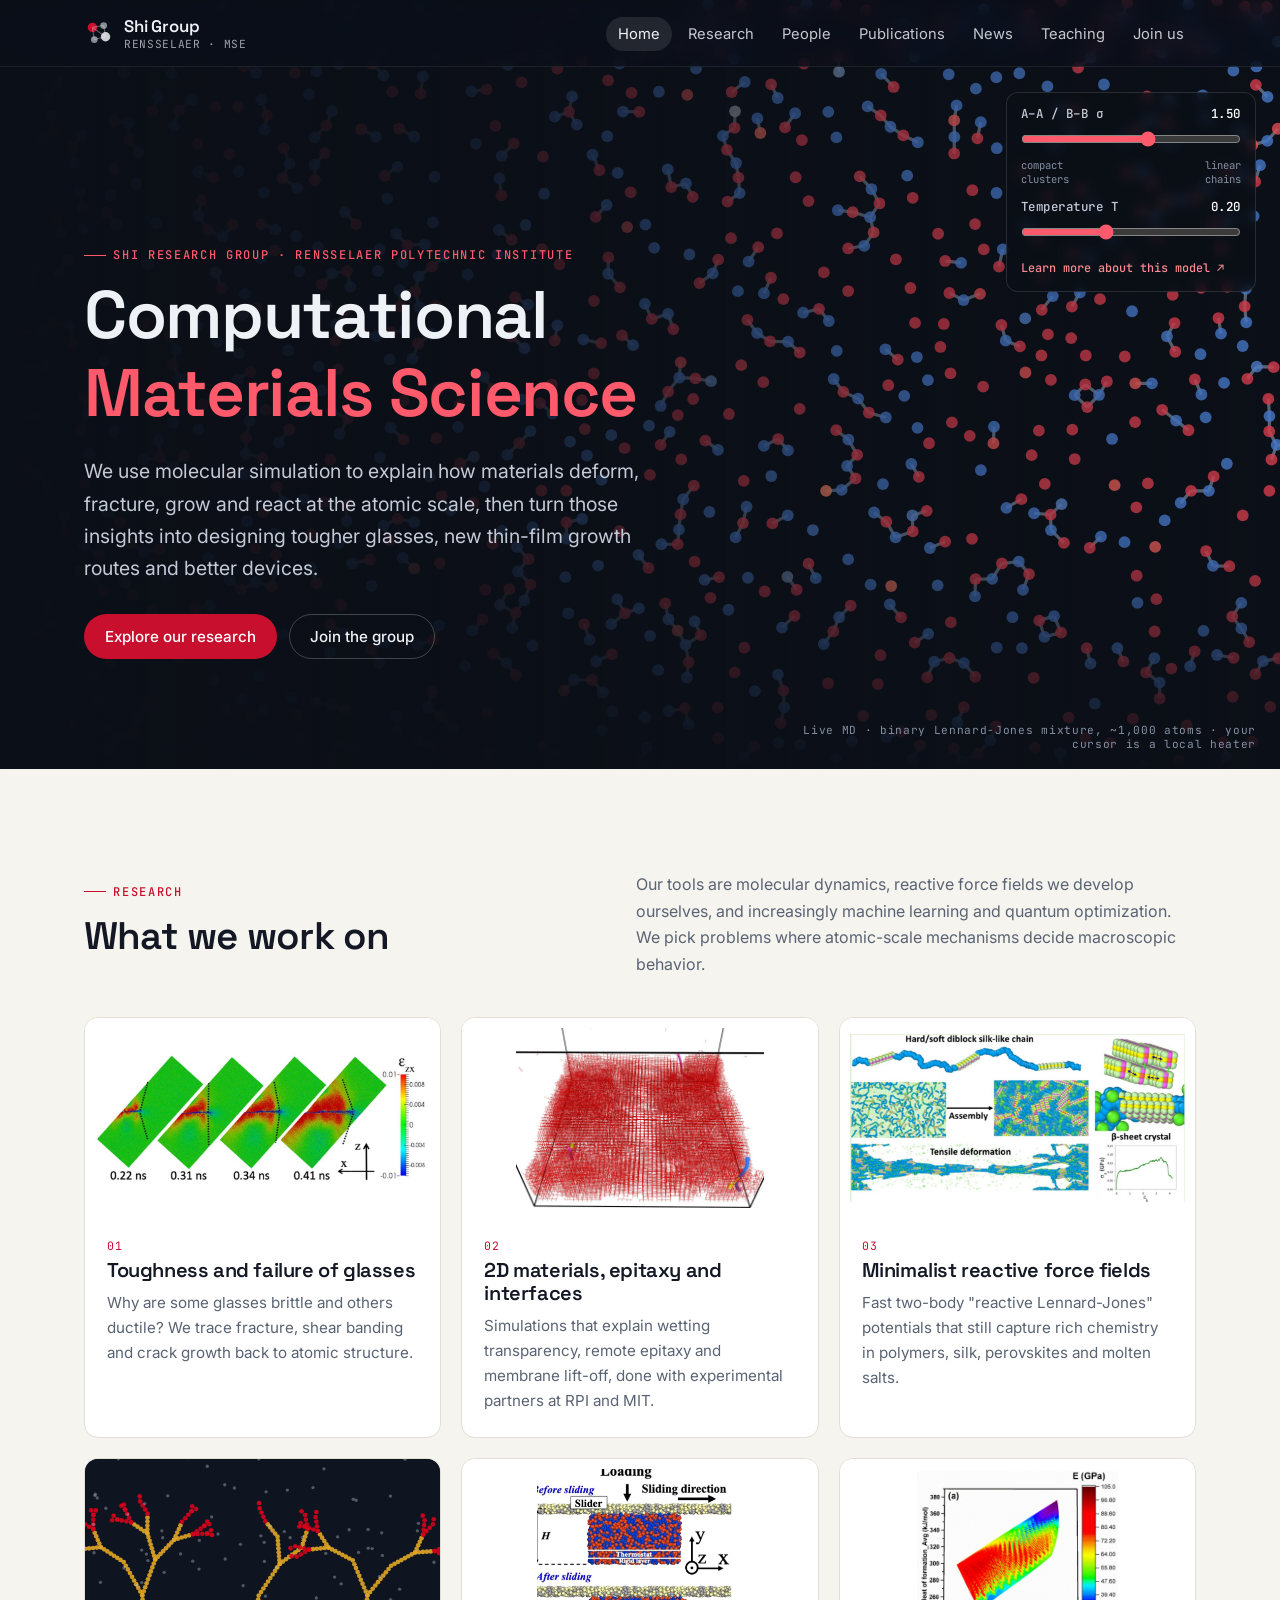
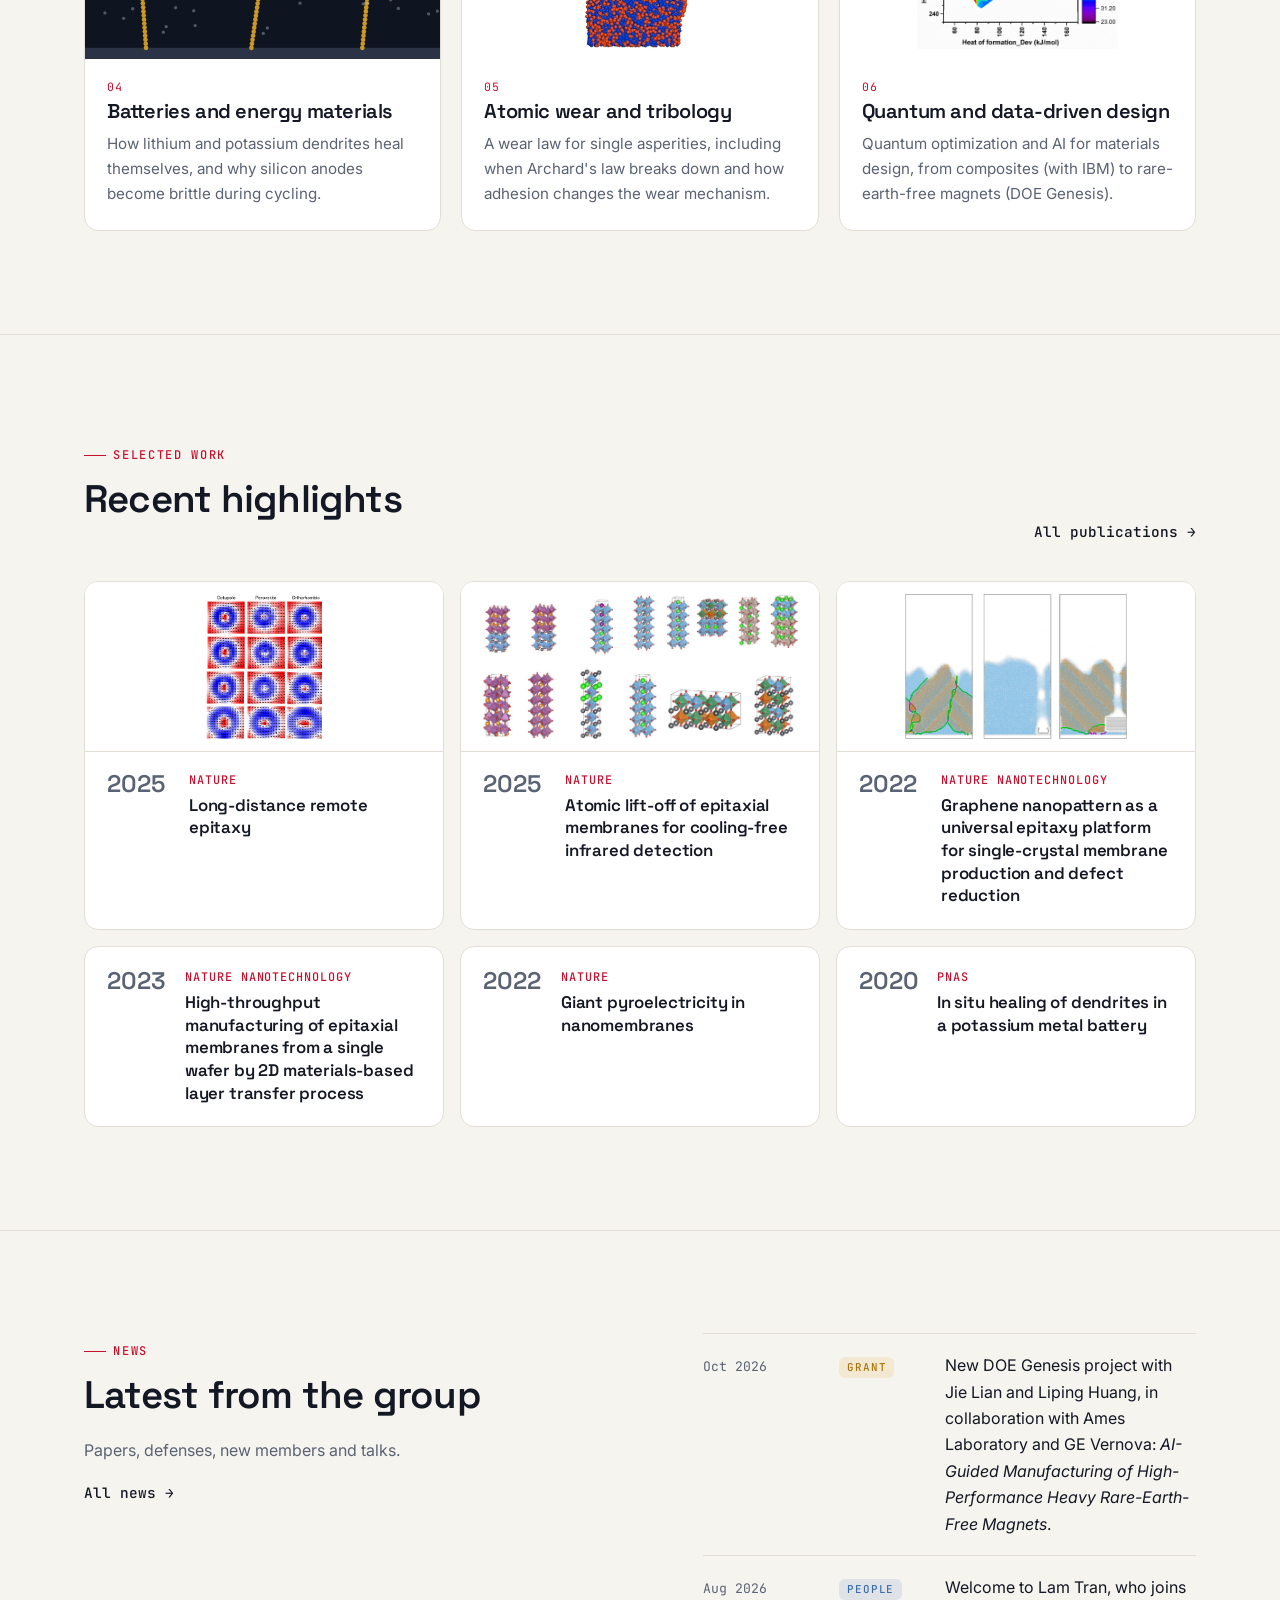
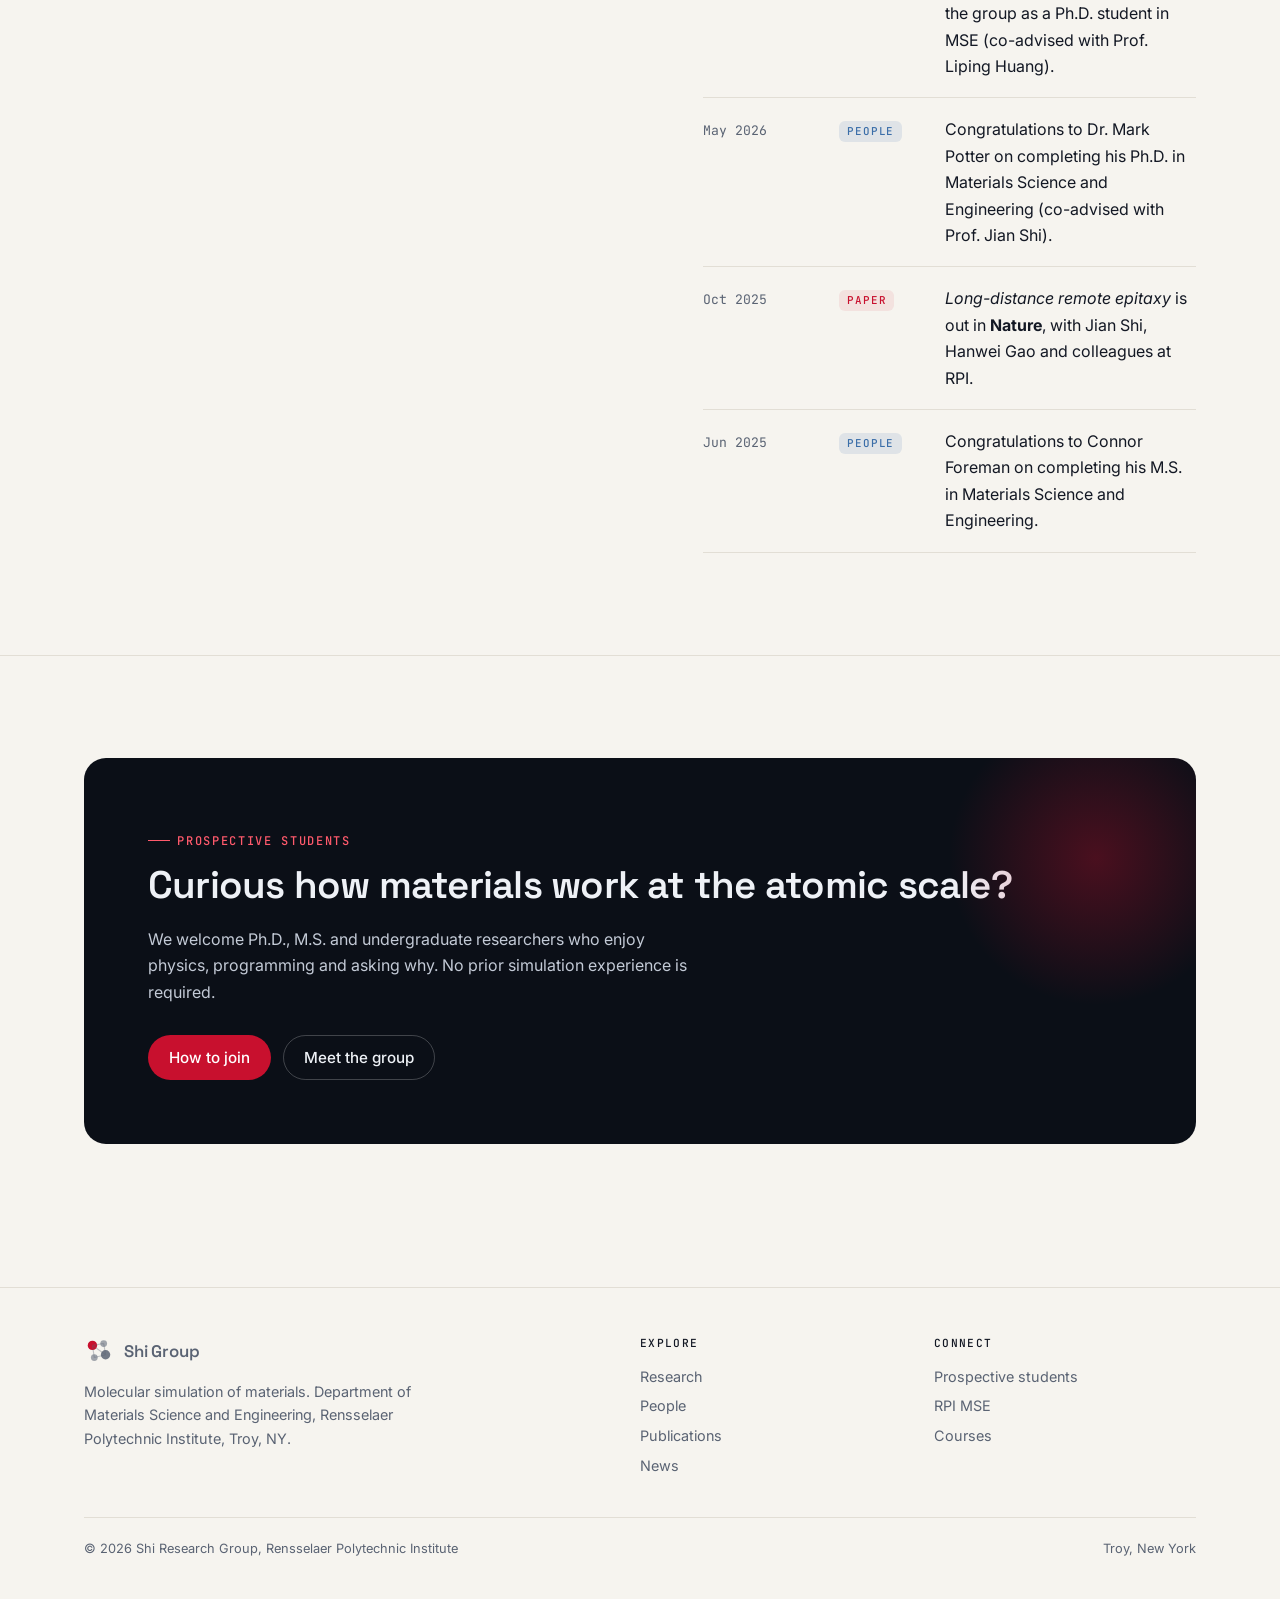
<file: index.html>
<!doctype html>
<html lang="en">
<head>
<meta charset="utf-8">
<meta name="viewport" content="width=device-width, initial-scale=1">
<title>Shi Group · Molecular Simulation of Materials · RPI</title>
<meta name="description" content="The Shi Group at Rensselaer Polytechnic Institute uses molecular simulation to understand and design materials, from tough glasses to 2D-material-enabled epitaxy.">
<link rel="icon" href="assets/favicon.svg" type="image/svg+xml">
<link rel="preconnect" href="https://fonts.googleapis.com"><link rel="preconnect" href="https://fonts.gstatic.com" crossorigin>
<link href="https://fonts.googleapis.com/css2?family=Inter:wght@400;500;600&family=JetBrains+Mono:wght@400;500&family=Space+Grotesk:wght@500;600&display=swap" rel="stylesheet">
<link rel="stylesheet" href="assets/style.css">
</head>
<body class="has-hero">

<section class="hero">
  <canvas id="md" aria-hidden="true"></canvas>
  <div class="wrap">
    <div class="hero-inner">
      <div class="eyebrow">Shi Research Group · Rensselaer Polytechnic Institute</div>
      <h1>Computational <em>Materials Science</em></h1>
      <p class="lede">We use molecular simulation to explain how materials deform, fracture, grow and react at the atomic scale, then turn those insights into designing tougher glasses, new thin-film growth routes and better devices.</p>
      <div class="hero-cta">
        <a class="btn btn-primary" href="research.html">Explore our research</a>
        <a class="btn btn-ghost" href="join.html">Join the group</a>
      </div>
    </div>
  </div>
  <div class="hero-ctrl">
    <label for="sigLike"><span>A–A / B–B σ</span><output id="sigOut">1.50</output></label>
    <input type="range" id="sigLike" min="0.8" max="2.0" step="0.05" value="1.5" aria-label="A-A and B-B sigma">
    <div class="ctrl-ends"><span>compact<br>clusters</span><span style="text-align:right">linear<br>chains</span></div>
    <label for="tempK" style="margin-top:12px"><span>Temperature T</span><output id="tempOut">0.20</output></label>
    <input type="range" id="tempK" min="0.02" max="0.5" step="0.01" value="0.2" aria-label="Temperature">
    <a class="ctrl-more" href="model.html" target="_blank" rel="noopener">Learn more about this model ↗</a>
  </div>
  <div class="hero-hint">Live MD · binary Lennard-Jones mixture, ~1,000 atoms · your cursor is a local heater</div>
</section>

<section class="section">
  <div class="wrap">
    <div class="section-head">
      <div><div class="eyebrow">Research</div><h2>What we work on</h2></div>
      <p>Our tools are molecular dynamics, reactive force fields we develop ourselves, and increasingly machine learning and quantum optimization. We pick problems where atomic-scale mechanisms decide macroscopic behavior.</p>
    </div>
    <div class="themes" id="themes"></div>
  </div>
</section>

<section class="section">
  <div class="wrap">
    <div class="section-head">
      <div><div class="eyebrow">Selected work</div><h2>Recent highlights</h2></div>
      <a class="link-arrow" href="publications.html">All publications</a>
    </div>
    <div class="papers" id="featured"></div>
  </div>
</section>

<section class="section">
  <div class="wrap split">
    <div>
      <div class="eyebrow">News</div>
      <h2>Latest from the group</h2>
      <p class="muted">Papers, defenses, new members and talks.</p>
      <a class="link-arrow" href="news.html">All news</a>
    </div>
    <ul class="news-list" id="news"></ul>
  </div>
</section>

<section class="section">
  <div class="wrap">
    <div class="cta-band reveal">
      <div class="eyebrow">Prospective students</div>
      <h2>Curious how materials work at the atomic scale?</h2>
      <p>We welcome Ph.D., M.S. and undergraduate researchers who enjoy physics, programming and asking why. No prior simulation experience is required.</p>
      <div class="hero-cta"><a class="btn btn-primary" href="join.html">How to join</a><a class="btn btn-ghost" href="people.html">Meet the group</a></div>
    </div>
  </div>
</section>

<script src="data/themes.js"></script>
<script src="data/publications.js"></script>
<script src="data/news.js"></script>
<script src="assets/site.js"></script>
<script>
  startHero(document.getElementById("md"));
  const sl = document.getElementById("sigLike"), so = document.getElementById("sigOut");
  sl.addEventListener("input", () => { const v = +sl.value; so.textContent = v.toFixed(2); window.heroSetLikeSigma && heroSetLikeSigma(v); });
  const tl = document.getElementById("tempK"), to = document.getElementById("tempOut");
  tl.addEventListener("input", () => { const v = +tl.value; to.textContent = v.toFixed(2); window.heroSetTemperature && heroSetTemperature(v); });
  document.getElementById("themes").innerHTML = THEMES.map((t, i) => `
    <a class="theme reveal" href="research.html#${t.id}">
      <div class="theme-img${t.img.endsWith(".svg") ? "" : " fig"}"><img src="${t.img}" alt="" loading="lazy"></div>
      <div class="theme-body"><div class="num">0${i + 1}</div><h3>${t.title}</h3><p>${t.short}</p></div>
    </a>`).join("");
  const feat = PUBLICATIONS.filter(p => p.featured && p.year >= 2018).slice(0, 6);
  feat.sort((a, b) => (b.img ? 1 : 0) - (a.img ? 1 : 0));
  document.getElementById("featured").innerHTML = feat.map(p => `
    <a class="paper-card reveal${p.img ? " has-img" : ""}" href="${Site.paperLink(p)}" target="_blank" rel="noopener">
      ${p.img ? `<div class="thumb"${p.imgBg ? ` style="background:${p.imgBg}"` : ""}><img src="${p.img}" alt="" loading="lazy"></div><div class="pc-body">` : ""}
      <div class="yr">${p.year}</div>
      <div><div class="jr">${p.journal}</div><h4>${p.title}</h4></div>
      ${p.img ? "</div>" : ""}
    </a>`).join("");
  document.getElementById("news").innerHTML = NEWS.slice(0, 5).map(Site.newsItem).join("");
  observeReveal();
</script>
</body>
</html>
</file>
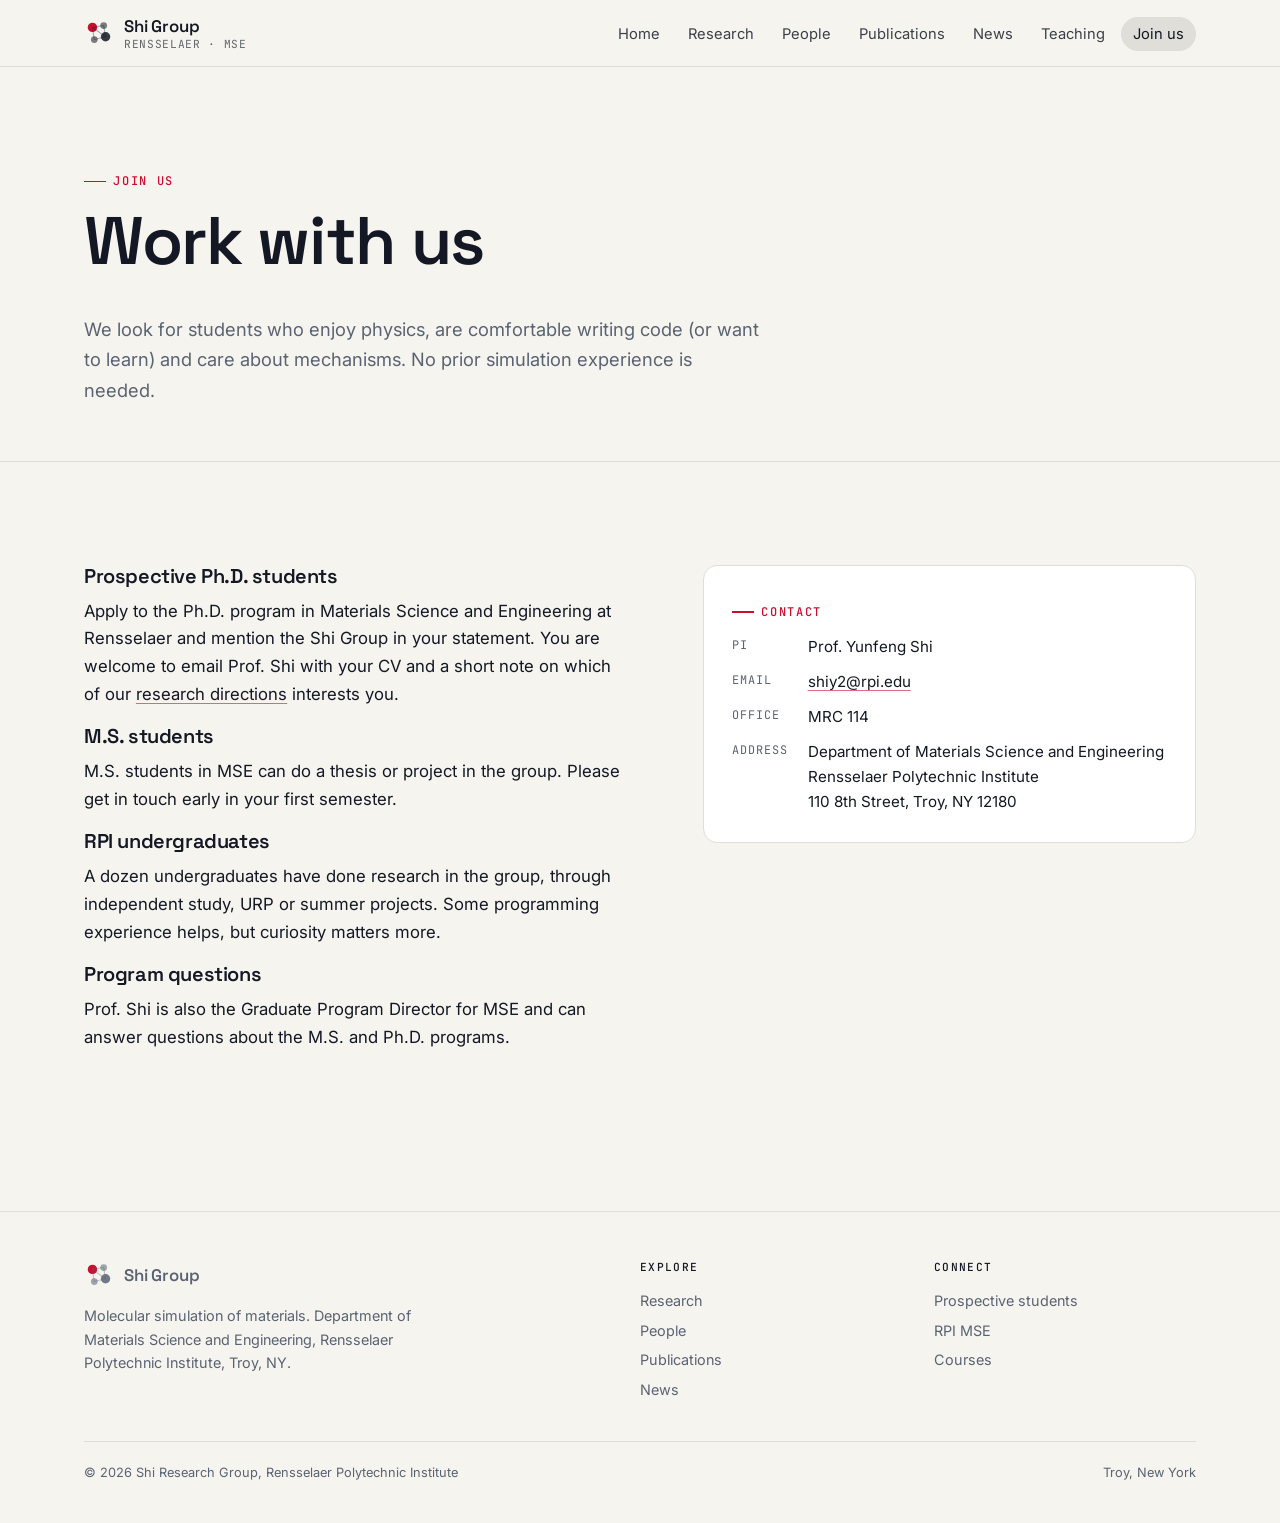
<file: join.html>
<!doctype html>
<html lang="en">
<head>
<meta charset="utf-8">
<meta name="viewport" content="width=device-width, initial-scale=1">
<title>Join Us · Shi Group</title>
<link rel="icon" href="assets/favicon.svg" type="image/svg+xml">
<link rel="preconnect" href="https://fonts.googleapis.com"><link rel="preconnect" href="https://fonts.gstatic.com" crossorigin>
<link href="https://fonts.googleapis.com/css2?family=Inter:wght@400;500;600&family=JetBrains+Mono:wght@400;500&family=Space+Grotesk:wght@500;600&display=swap" rel="stylesheet">
<link rel="stylesheet" href="assets/style.css">
</head>
<body>
<section class="page-head">
  <div class="wrap">
    <div class="eyebrow">Join us</div>
    <h1>Work with us</h1>
    <p>We look for students who enjoy physics, are comfortable writing code (or want to learn) and care about mechanisms. No prior simulation experience is needed.</p>
  </div>
</section>

<section class="section">
  <div class="wrap split">
    <div class="prose">
      <h3>Prospective Ph.D. students</h3>
      <p>Apply to the Ph.D. program in Materials Science and Engineering at Rensselaer and mention the Shi Group in your statement. You are welcome to email Prof. Shi with your CV and a short note on which of our <a href="research.html">research directions</a> interests you.</p>
      <h3>M.S. students</h3>
      <p>M.S. students in MSE can do a thesis or project in the group. Please get in touch early in your first semester.</p>
      <h3>RPI undergraduates</h3>
      <p>A dozen undergraduates have done research in the group, through independent study, URP or summer projects. Some programming experience helps, but curiosity matters more.</p>
      <h3>Program questions</h3>
      <p>Prof. Shi is also the Graduate Program Director for MSE and can answer questions about the M.S. and Ph.D. programs.</p>
    </div>
    <div class="contact-card reveal">
      <div class="eyebrow">Contact</div>
      <dl id="contact"></dl>
    </div>
  </div>
</section>

<script src="data/people.js"></script>
<script src="assets/site.js"></script>
<script>
  const pi = PEOPLE.pi;
  document.getElementById("contact").innerHTML = `
    <dt>PI</dt><dd>Prof. Yunfeng Shi</dd>
    <dt>Email</dt><dd>${pi.email ? `<a href="mailto:${pi.email}">${pi.email}</a>` : '<span class="todo">add in data/people.js</span>'}</dd>
    <dt>Office</dt><dd>${pi.office || '<span class="todo">add in data/people.js</span>'}</dd>
    <dt>Address</dt><dd>Department of Materials Science and Engineering<br>Rensselaer Polytechnic Institute<br>110 8th Street, Troy, NY 12180</dd>`;
</script>
</body>
</html>
</file>
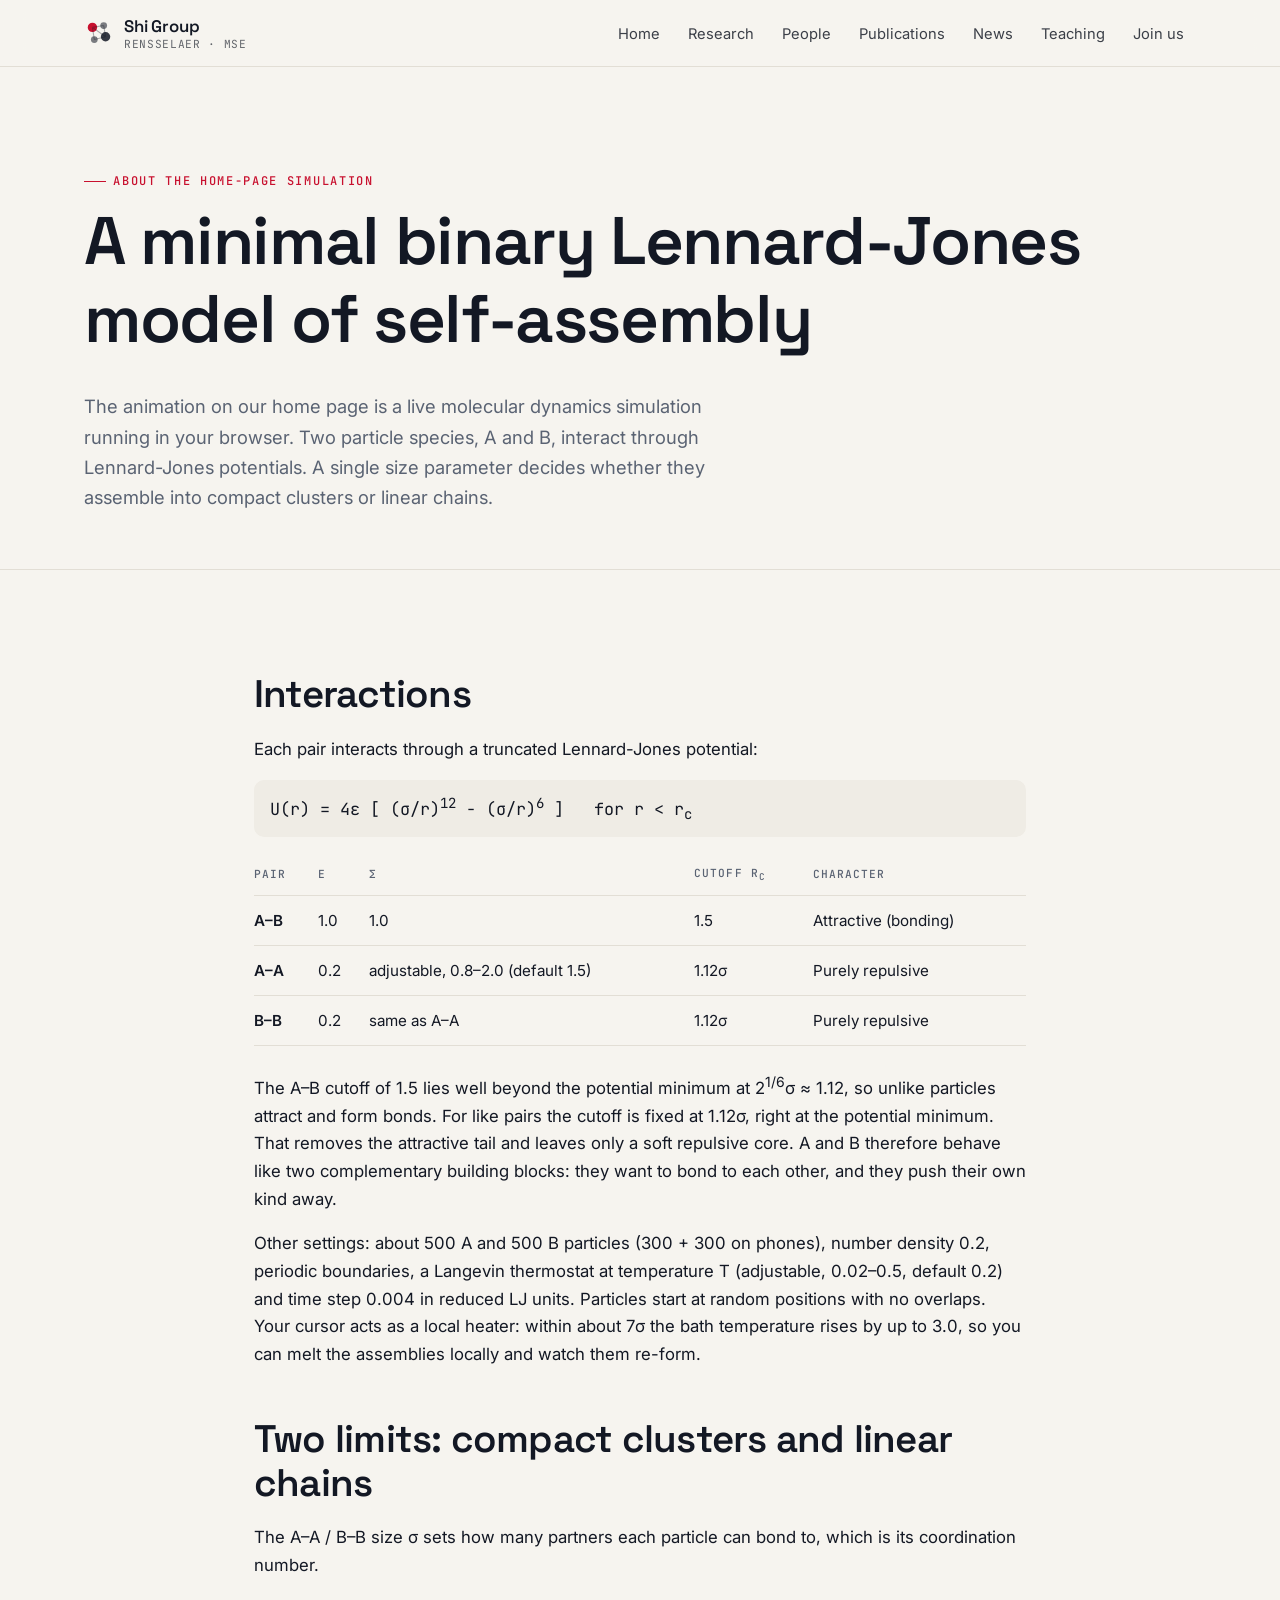
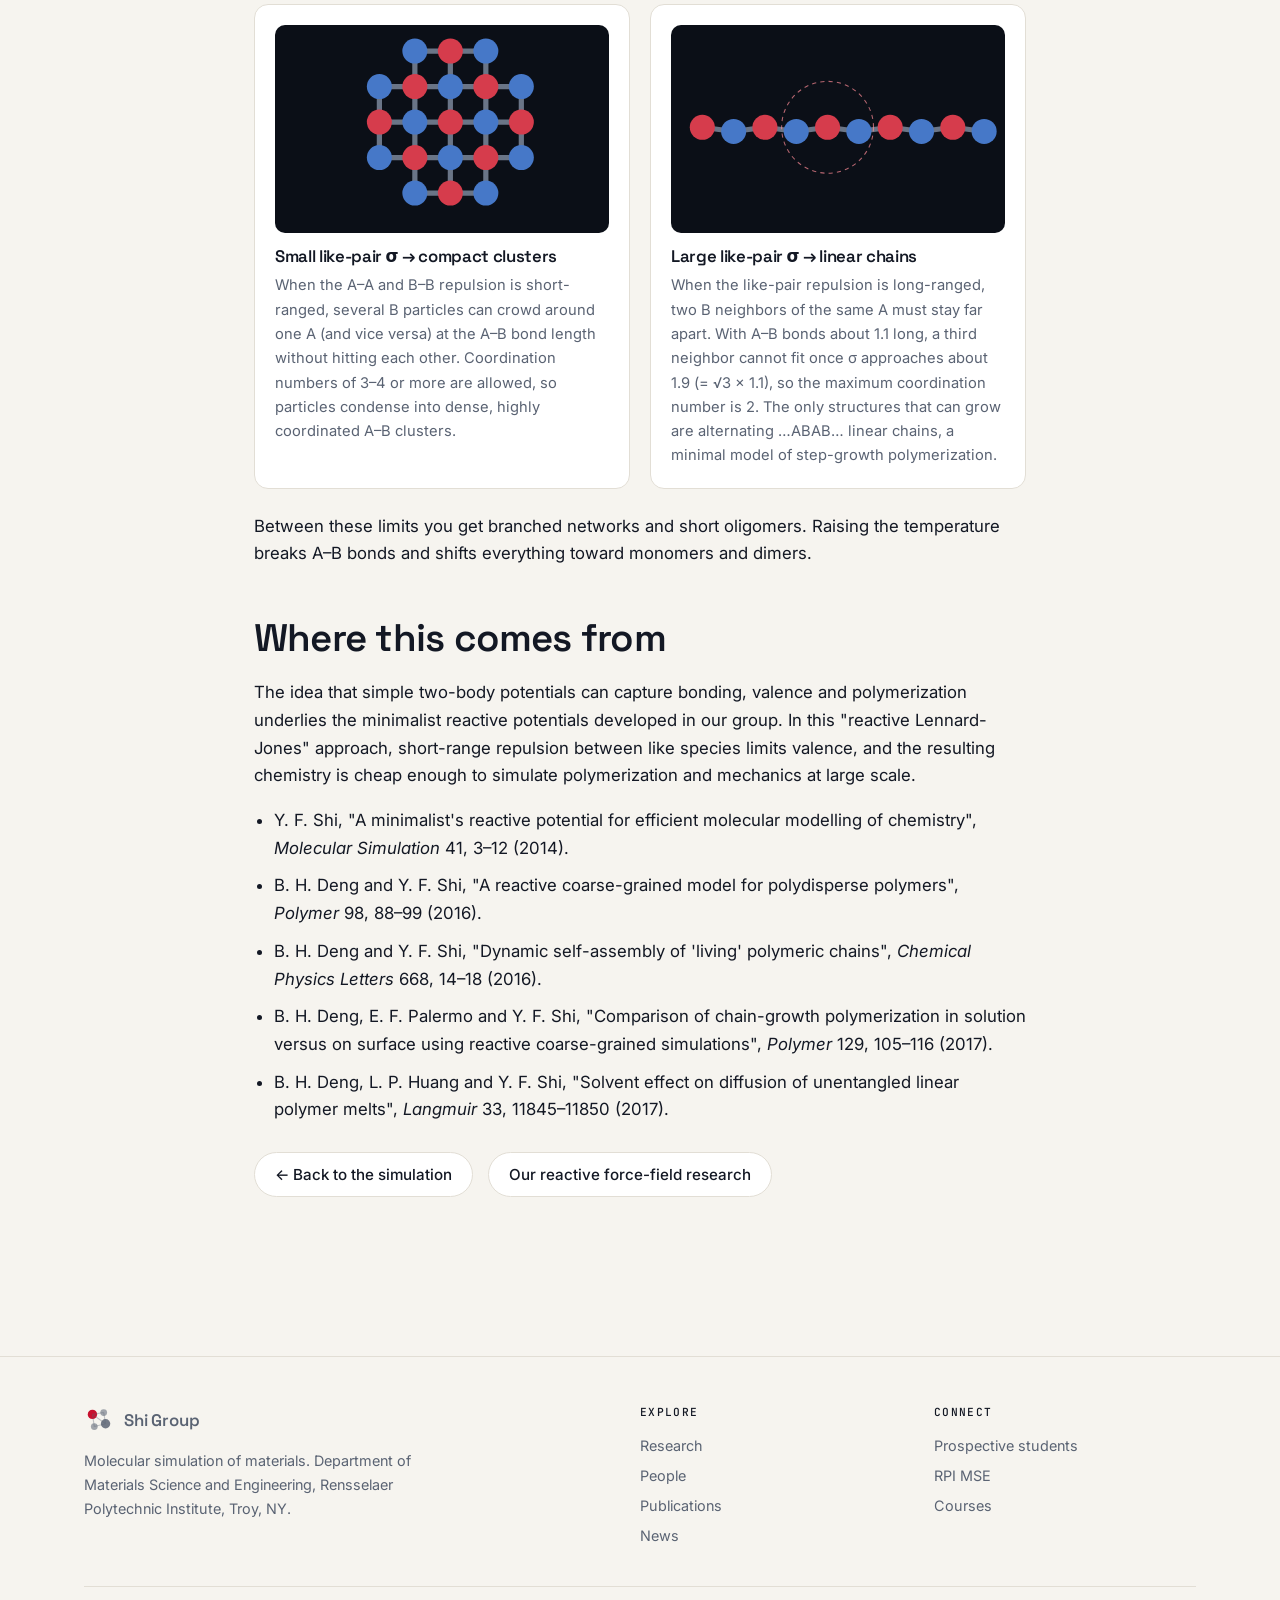
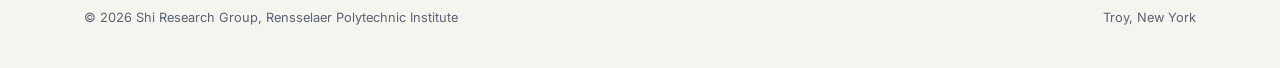
<file: model.html>
<!doctype html>
<html lang="en">
<head>
<meta charset="utf-8">
<meta name="viewport" content="width=device-width, initial-scale=1">
<title>The Model · Shi Group</title>
<link rel="icon" href="assets/favicon.svg" type="image/svg+xml">
<link rel="preconnect" href="https://fonts.googleapis.com"><link rel="preconnect" href="https://fonts.gstatic.com" crossorigin>
<link href="https://fonts.googleapis.com/css2?family=Inter:wght@400;500;600&family=JetBrains+Mono:wght@400;500&family=Space+Grotesk:wght@500;600&display=swap" rel="stylesheet">
<link rel="stylesheet" href="assets/style.css">
</head>
<body>
<section class="page-head">
  <div class="wrap">
    <div class="eyebrow">About the home-page simulation</div>
    <h1>A minimal binary Lennard-Jones model of self-assembly</h1>
    <p>The animation on our home page is a live molecular dynamics simulation running in your browser. Two particle species, A and B, interact through Lennard-Jones potentials. A single size parameter decides whether they assemble into compact clusters or linear chains.</p>
  </div>
</section>

<section class="section">
  <div class="wrap prose" style="max-width:820px">
    <h2>Interactions</h2>
    <p>Each pair interacts through a truncated Lennard-Jones potential:</p>
    <p class="eq">U(r) = 4ε [ (σ/r)<sup>12</sup> − (σ/r)<sup>6</sup> ] &nbsp;&nbsp;for r &lt; r<sub>c</sub></p>
    <table class="param-table">
      <thead><tr><th>Pair</th><th>ε</th><th>σ</th><th>Cutoff r<sub>c</sub></th><th>Character</th></tr></thead>
      <tbody>
        <tr><td>A–B</td><td>1.0</td><td>1.0</td><td>1.5</td><td>Attractive (bonding)</td></tr>
        <tr><td>A–A</td><td>0.2</td><td>adjustable, 0.8–2.0 (default 1.5)</td><td>1.12σ</td><td>Purely repulsive</td></tr>
        <tr><td>B–B</td><td>0.2</td><td>same as A–A</td><td>1.12σ</td><td>Purely repulsive</td></tr>
      </tbody>
    </table>
    <p>The A–B cutoff of 1.5 lies well beyond the potential minimum at 2<sup>1/6</sup>σ ≈ 1.12, so unlike particles attract and form bonds. For like pairs the cutoff is fixed at 1.12σ, right at the potential minimum. That removes the attractive tail and leaves only a soft repulsive core. A and B therefore behave like two complementary building blocks: they want to bond to each other, and they push their own kind away.</p>
    <p>Other settings: about 500 A and 500 B particles (300 + 300 on phones), number density 0.2, periodic boundaries, a Langevin thermostat at temperature T (adjustable, 0.02–0.5, default 0.2) and time step 0.004 in reduced LJ units. Particles start at random positions with no overlaps. Your cursor acts as a local heater: within about 7σ the bath temperature rises by up to 3.0, so you can melt the assemblies locally and watch them re-form.</p>

    <h2 style="margin-top:48px">Two limits: compact clusters and linear chains</h2>
    <p>The A–A / B–B size σ sets how many partners each particle can bond to, which is its coordination number.</p>
    <div class="limits">
      <div class="limit"><svg viewBox="0 0 320 200" role="img" aria-label="Compact A-B cluster"><line x1="100" y1="59" x2="134" y2="59" stroke="#aab9d2" stroke-width="5" opacity=".6"/><line x1="100" y1="59" x2="100" y2="93" stroke="#aab9d2" stroke-width="5" opacity=".6"/><line x1="100" y1="93" x2="134" y2="93" stroke="#aab9d2" stroke-width="5" opacity=".6"/><line x1="100" y1="93" x2="100" y2="127" stroke="#aab9d2" stroke-width="5" opacity=".6"/><line x1="100" y1="127" x2="134" y2="127" stroke="#aab9d2" stroke-width="5" opacity=".6"/><line x1="134" y1="25" x2="168" y2="25" stroke="#aab9d2" stroke-width="5" opacity=".6"/><line x1="134" y1="25" x2="134" y2="59" stroke="#aab9d2" stroke-width="5" opacity=".6"/><line x1="134" y1="59" x2="168" y2="59" stroke="#aab9d2" stroke-width="5" opacity=".6"/><line x1="134" y1="59" x2="134" y2="93" stroke="#aab9d2" stroke-width="5" opacity=".6"/><line x1="134" y1="93" x2="168" y2="93" stroke="#aab9d2" stroke-width="5" opacity=".6"/><line x1="134" y1="93" x2="134" y2="127" stroke="#aab9d2" stroke-width="5" opacity=".6"/><line x1="134" y1="127" x2="168" y2="127" stroke="#aab9d2" stroke-width="5" opacity=".6"/><line x1="134" y1="127" x2="134" y2="161" stroke="#aab9d2" stroke-width="5" opacity=".6"/><line x1="134" y1="161" x2="168" y2="161" stroke="#aab9d2" stroke-width="5" opacity=".6"/><line x1="168" y1="25" x2="202" y2="25" stroke="#aab9d2" stroke-width="5" opacity=".6"/><line x1="168" y1="25" x2="168" y2="59" stroke="#aab9d2" stroke-width="5" opacity=".6"/><line x1="168" y1="59" x2="202" y2="59" stroke="#aab9d2" stroke-width="5" opacity=".6"/><line x1="168" y1="59" x2="168" y2="93" stroke="#aab9d2" stroke-width="5" opacity=".6"/><line x1="168" y1="93" x2="202" y2="93" stroke="#aab9d2" stroke-width="5" opacity=".6"/><line x1="168" y1="93" x2="168" y2="127" stroke="#aab9d2" stroke-width="5" opacity=".6"/><line x1="168" y1="127" x2="202" y2="127" stroke="#aab9d2" stroke-width="5" opacity=".6"/><line x1="168" y1="127" x2="168" y2="161" stroke="#aab9d2" stroke-width="5" opacity=".6"/><line x1="168" y1="161" x2="202" y2="161" stroke="#aab9d2" stroke-width="5" opacity=".6"/><line x1="202" y1="25" x2="202" y2="59" stroke="#aab9d2" stroke-width="5" opacity=".6"/><line x1="202" y1="59" x2="236" y2="59" stroke="#aab9d2" stroke-width="5" opacity=".6"/><line x1="202" y1="59" x2="202" y2="93" stroke="#aab9d2" stroke-width="5" opacity=".6"/><line x1="202" y1="93" x2="236" y2="93" stroke="#aab9d2" stroke-width="5" opacity=".6"/><line x1="202" y1="93" x2="202" y2="127" stroke="#aab9d2" stroke-width="5" opacity=".6"/><line x1="202" y1="127" x2="236" y2="127" stroke="#aab9d2" stroke-width="5" opacity=".6"/><line x1="202" y1="127" x2="202" y2="161" stroke="#aab9d2" stroke-width="5" opacity=".6"/><line x1="236" y1="59" x2="236" y2="93" stroke="#aab9d2" stroke-width="5" opacity=".6"/><line x1="236" y1="93" x2="236" y2="127" stroke="#aab9d2" stroke-width="5" opacity=".6"/><circle cx="100" cy="59" r="12" fill="#4678c8"/><circle cx="100" cy="93" r="12" fill="#d63c4c"/><circle cx="100" cy="127" r="12" fill="#4678c8"/><circle cx="134" cy="25" r="12" fill="#4678c8"/><circle cx="134" cy="59" r="12" fill="#d63c4c"/><circle cx="134" cy="93" r="12" fill="#4678c8"/><circle cx="134" cy="127" r="12" fill="#d63c4c"/><circle cx="134" cy="161" r="12" fill="#4678c8"/><circle cx="168" cy="25" r="12" fill="#d63c4c"/><circle cx="168" cy="59" r="12" fill="#4678c8"/><circle cx="168" cy="93" r="12" fill="#d63c4c"/><circle cx="168" cy="127" r="12" fill="#4678c8"/><circle cx="168" cy="161" r="12" fill="#d63c4c"/><circle cx="202" cy="25" r="12" fill="#4678c8"/><circle cx="202" cy="59" r="12" fill="#d63c4c"/><circle cx="202" cy="93" r="12" fill="#4678c8"/><circle cx="202" cy="127" r="12" fill="#d63c4c"/><circle cx="202" cy="161" r="12" fill="#4678c8"/><circle cx="236" cy="59" r="12" fill="#4678c8"/><circle cx="236" cy="93" r="12" fill="#d63c4c"/><circle cx="236" cy="127" r="12" fill="#4678c8"/></svg>
        <h4>Small like-pair σ → compact clusters</h4>
        <p>When the A–A and B–B repulsion is short-ranged, several B particles can crowd around one A (and vice versa) at the A–B bond length without hitting each other. Coordination numbers of 3–4 or more are allowed, so particles condense into dense, highly coordinated A–B clusters.</p>
      </div>
      <div class="limit"><svg viewBox="0 0 320 200" role="img" aria-label="Linear alternating A-B chain"><line x1="30" y1="98" x2="60" y2="102" stroke="#aab9d2" stroke-width="5" opacity=".6"/><line x1="60" y1="102" x2="90" y2="98" stroke="#aab9d2" stroke-width="5" opacity=".6"/><line x1="90" y1="98" x2="120" y2="102" stroke="#aab9d2" stroke-width="5" opacity=".6"/><line x1="120" y1="102" x2="150" y2="98" stroke="#aab9d2" stroke-width="5" opacity=".6"/><line x1="150" y1="98" x2="180" y2="102" stroke="#aab9d2" stroke-width="5" opacity=".6"/><line x1="180" y1="102" x2="210" y2="98" stroke="#aab9d2" stroke-width="5" opacity=".6"/><line x1="210" y1="98" x2="240" y2="102" stroke="#aab9d2" stroke-width="5" opacity=".6"/><line x1="240" y1="102" x2="270" y2="98" stroke="#aab9d2" stroke-width="5" opacity=".6"/><line x1="270" y1="98" x2="300" y2="102" stroke="#aab9d2" stroke-width="5" opacity=".6"/><circle cx="30" cy="98" r="12" fill="#d63c4c"/><circle cx="60" cy="102" r="12" fill="#4678c8"/><circle cx="90" cy="98" r="12" fill="#d63c4c"/><circle cx="120" cy="102" r="12" fill="#4678c8"/><circle cx="150" cy="98" r="12" fill="#d63c4c"/><circle cx="180" cy="102" r="12" fill="#4678c8"/><circle cx="210" cy="98" r="12" fill="#d63c4c"/><circle cx="240" cy="102" r="12" fill="#4678c8"/><circle cx="270" cy="98" r="12" fill="#d63c4c"/><circle cx="300" cy="102" r="12" fill="#4678c8"/><circle cx="150" cy="98" r="44" fill="none" stroke="#ff8a96" stroke-dasharray="4 4" opacity=".7"/></svg>
        <h4>Large like-pair σ → linear chains</h4>
        <p>When the like-pair repulsion is long-ranged, two B neighbors of the same A must stay far apart. With A–B bonds about 1.1 long, a third neighbor cannot fit once σ approaches about 1.9 (= √3 × 1.1), so the maximum coordination number is 2. The only structures that can grow are alternating …ABAB… linear chains, a minimal model of step-growth polymerization.</p>
      </div>
    </div>
    <p>Between these limits you get branched networks and short oligomers. Raising the temperature breaks A–B bonds and shifts everything toward monomers and dimers.</p>

    <h2 style="margin-top:48px">Where this comes from</h2>
    <p>The idea that simple two-body potentials can capture bonding, valence and polymerization underlies the minimalist reactive potentials developed in our group. In this "reactive Lennard-Jones" approach, short-range repulsion between like species limits valence, and the resulting chemistry is cheap enough to simulate polymerization and mechanics at large scale.</p>
    <ul class="reflist">
      <li>Y. F. Shi, "A minimalist's reactive potential for efficient molecular modelling of chemistry", <i>Molecular Simulation</i> 41, 3–12 (2014).</li>
      <li>B. H. Deng and Y. F. Shi, "A reactive coarse-grained model for polydisperse polymers", <i>Polymer</i> 98, 88–99 (2016).</li>
      <li>B. H. Deng and Y. F. Shi, "Dynamic self-assembly of 'living' polymeric chains", <i>Chemical Physics Letters</i> 668, 14–18 (2016).</li>
      <li>B. H. Deng, E. F. Palermo and Y. F. Shi, "Comparison of chain-growth polymerization in solution versus on surface using reactive coarse-grained simulations", <i>Polymer</i> 129, 105–116 (2017).</li>
      <li>B. H. Deng, L. P. Huang and Y. F. Shi, "Solvent effect on diffusion of unentangled linear polymer melts", <i>Langmuir</i> 33, 11845–11850 (2017).</li>
    </ul>
    <p style="margin-top:28px"><a class="btn btn-line" href="index.html">← Back to the simulation</a> &nbsp; <a class="btn btn-line" href="research.html#forcefields">Our reactive force-field research</a></p>
  </div>
</section>
<script src="assets/site.js"></script>
</body>
</html>
</file>
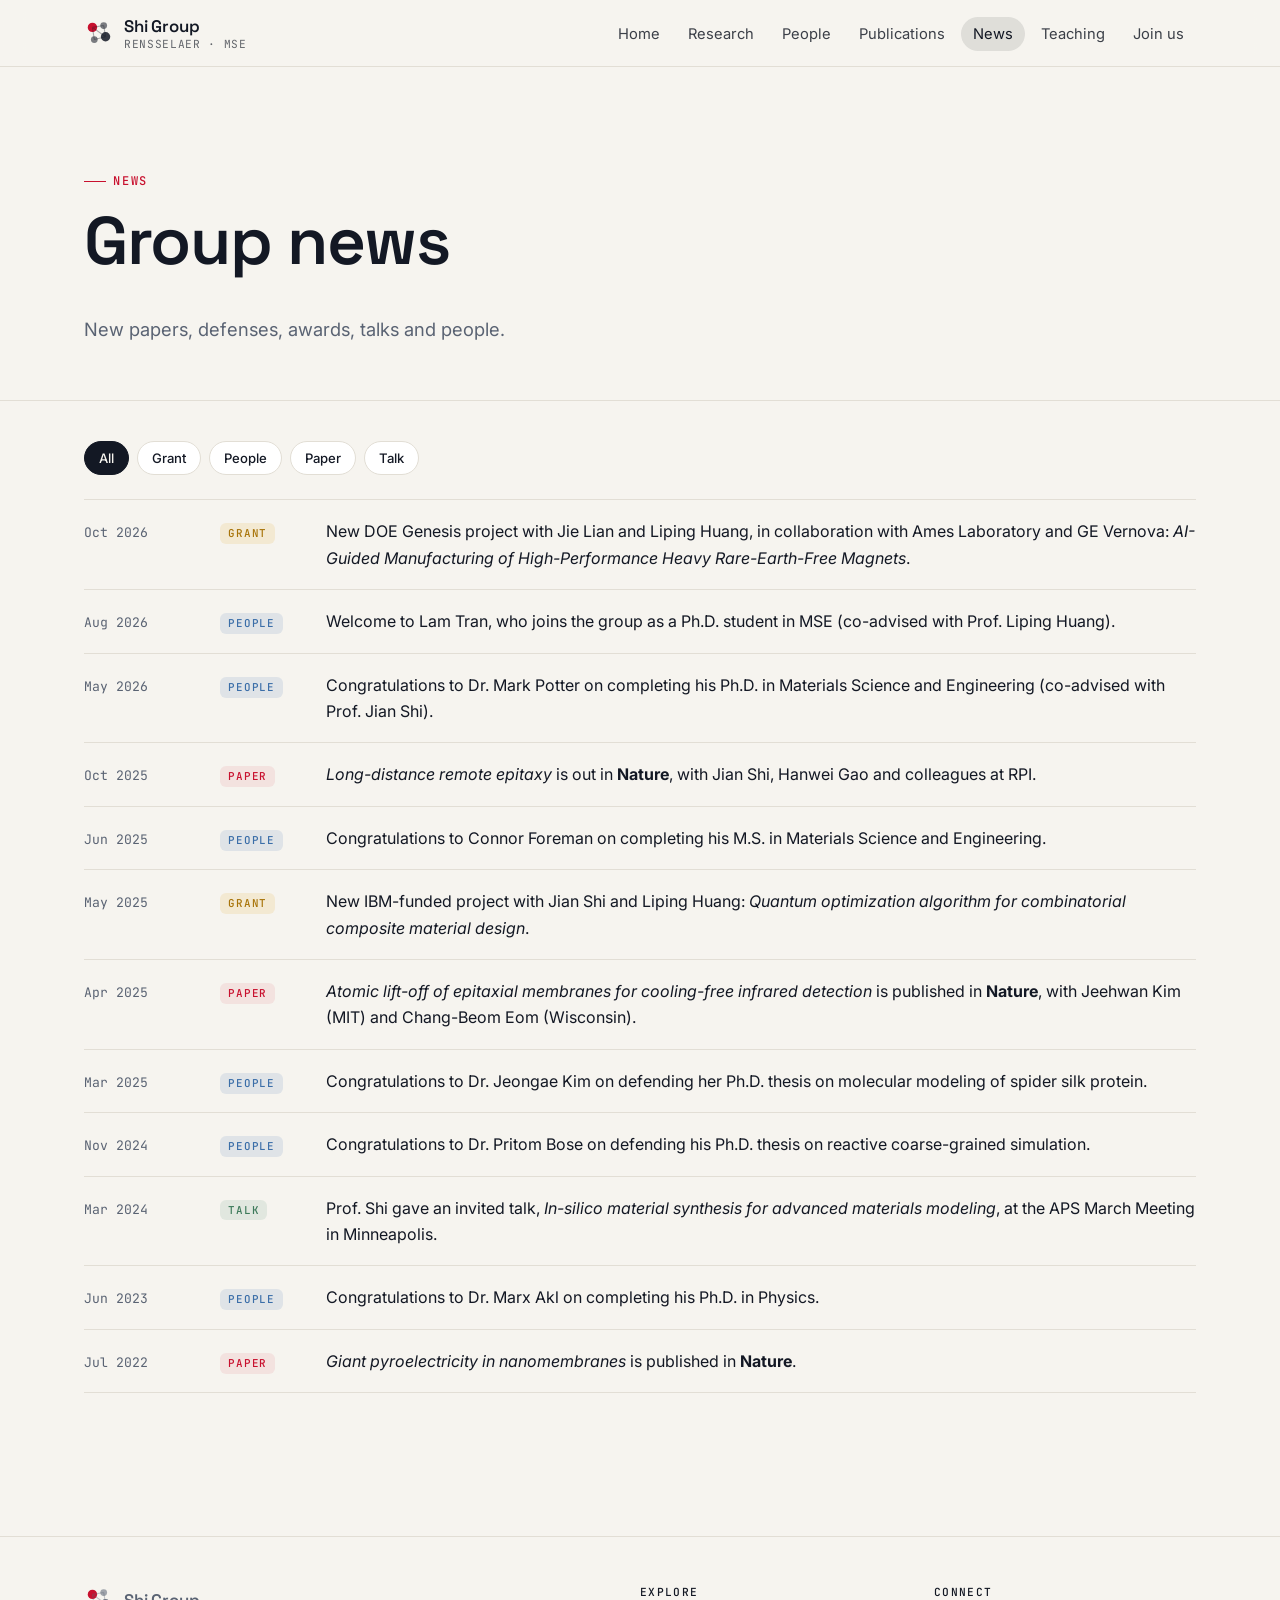
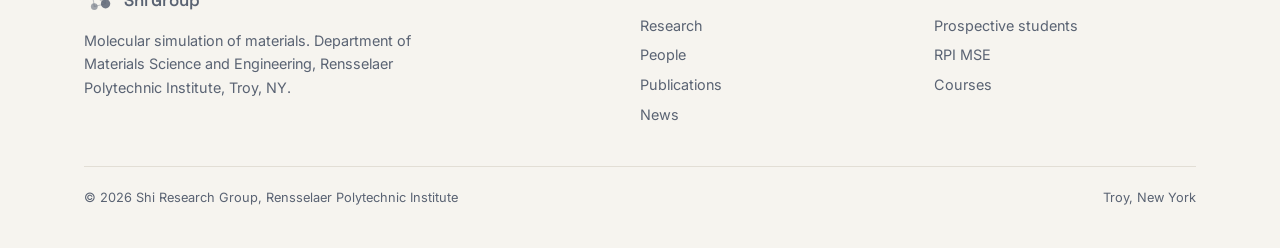
<file: news.html>
<!doctype html>
<html lang="en">
<head>
<meta charset="utf-8">
<meta name="viewport" content="width=device-width, initial-scale=1">
<title>News · Shi Group</title>
<link rel="icon" href="assets/favicon.svg" type="image/svg+xml">
<link rel="preconnect" href="https://fonts.googleapis.com"><link rel="preconnect" href="https://fonts.gstatic.com" crossorigin>
<link href="https://fonts.googleapis.com/css2?family=Inter:wght@400;500;600&family=JetBrains+Mono:wght@400;500&family=Space+Grotesk:wght@500;600&display=swap" rel="stylesheet">
<link rel="stylesheet" href="assets/style.css">
</head>
<body>
<section class="page-head">
  <div class="wrap">
    <div class="eyebrow">News</div>
    <h1>Group news</h1>
    <p>New papers, defenses, awards, talks and people.</p>
  </div>
</section>
<section class="section" style="padding-top:40px">
  <div class="wrap">
    <div class="toc" id="filters" style="margin:0 0 24px"></div>
    <ul class="news-list" id="news"></ul>
  </div>
</section>
<script src="data/news.js"></script>
<script src="assets/site.js"></script>
<script>
  const tags = ["All", ...new Set(NEWS.map(n => n.tag))];
  const f = document.getElementById("filters");
  f.innerHTML = tags.map(t => `<button class="chip" data-t="${t}" aria-pressed="${t === "All"}">${t}</button>`).join("");
  const render = t => { document.getElementById("news").innerHTML = NEWS.filter(n => t === "All" || n.tag === t).map(Site.newsItem).join(""); observeReveal(); };
  f.addEventListener("click", e => { const b = e.target.closest("button"); if (!b) return; f.querySelectorAll("button").forEach(x => x.setAttribute("aria-pressed", x === b)); render(b.dataset.t); });
  render("All");
</script>
</body>
</html>
</file>
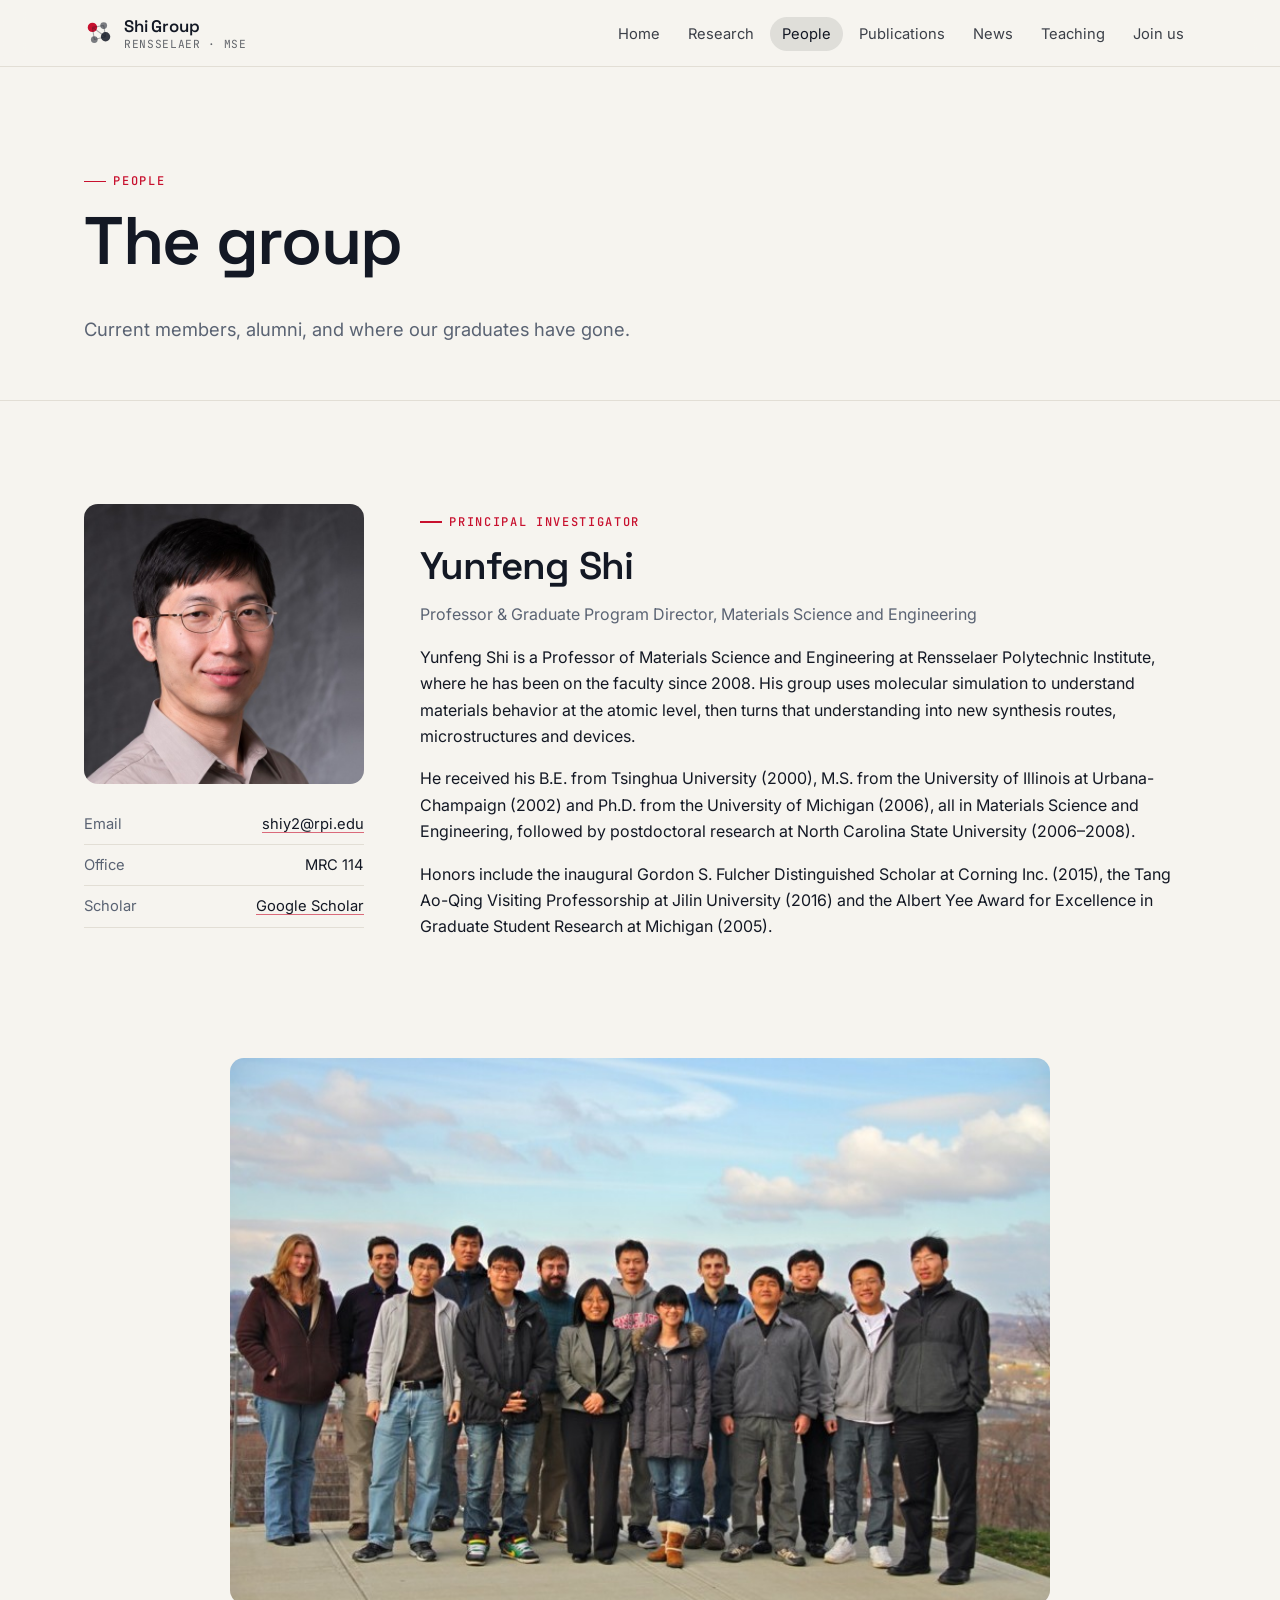
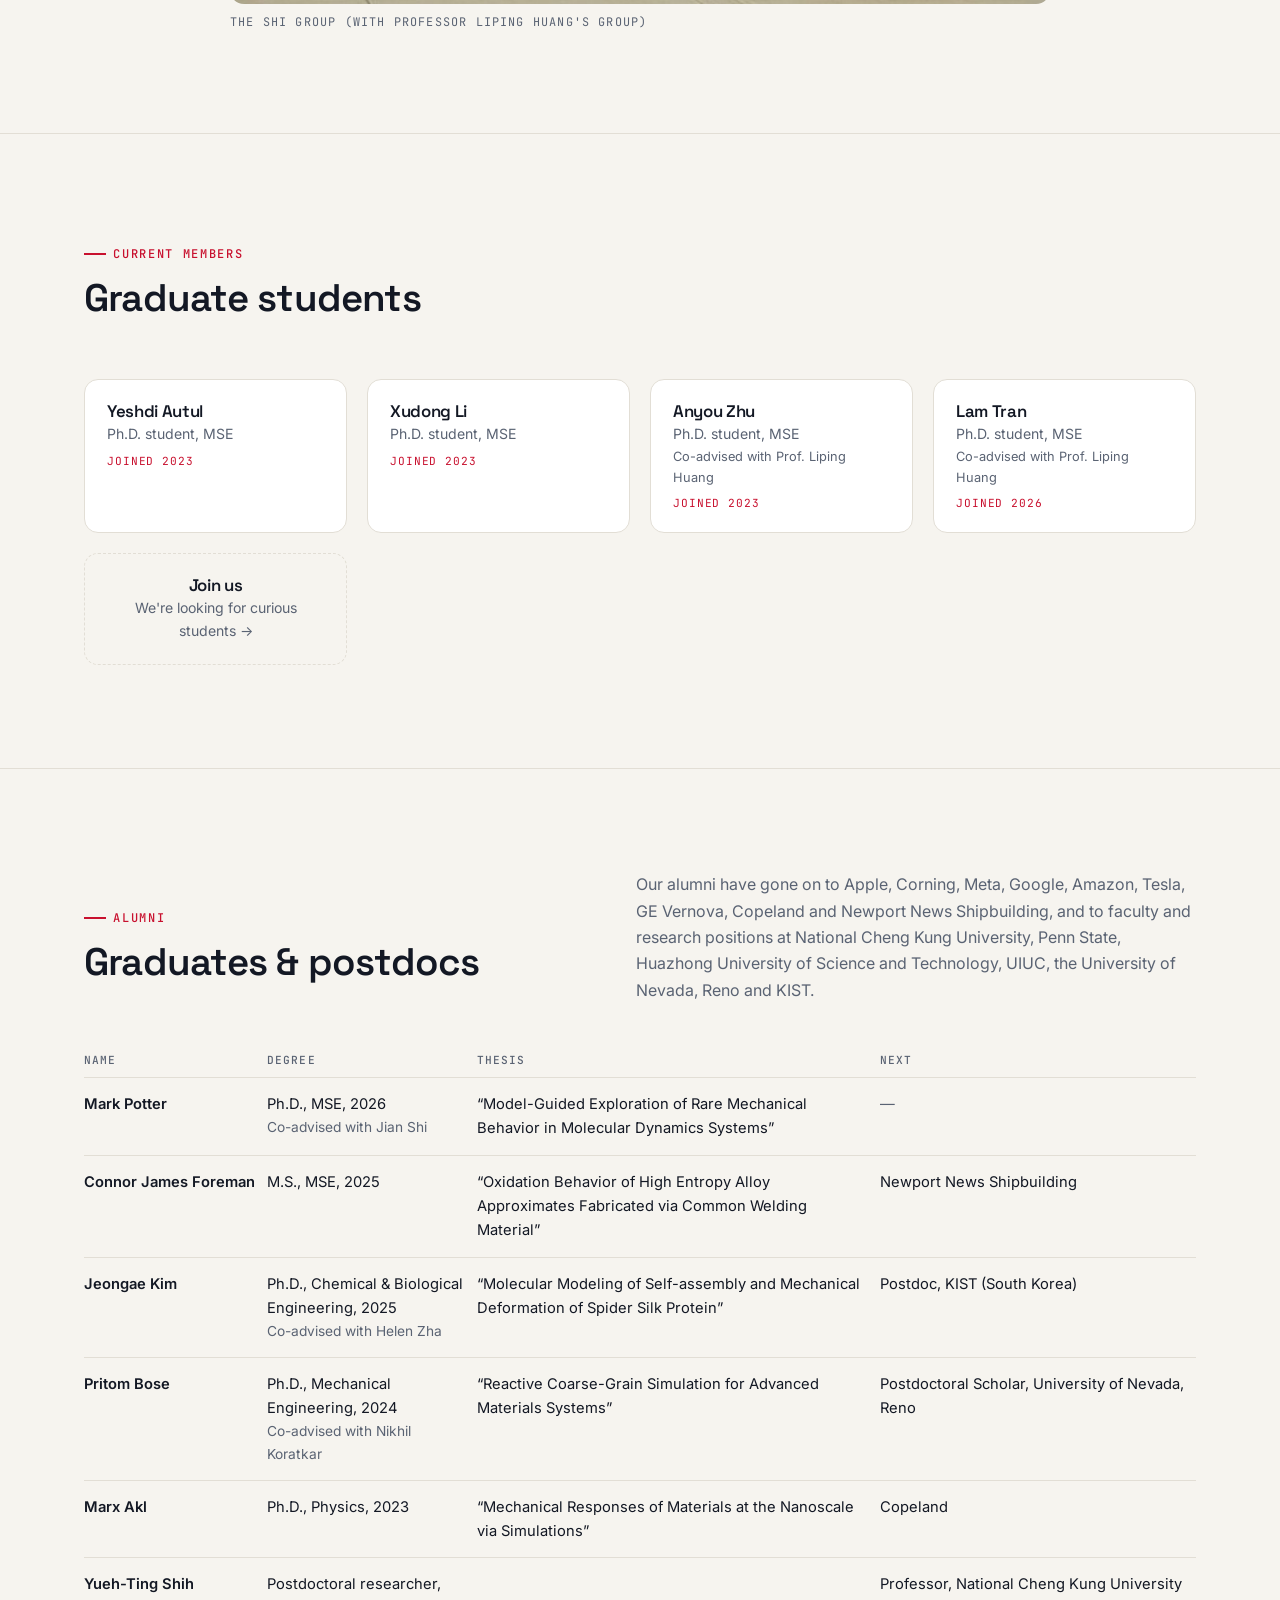
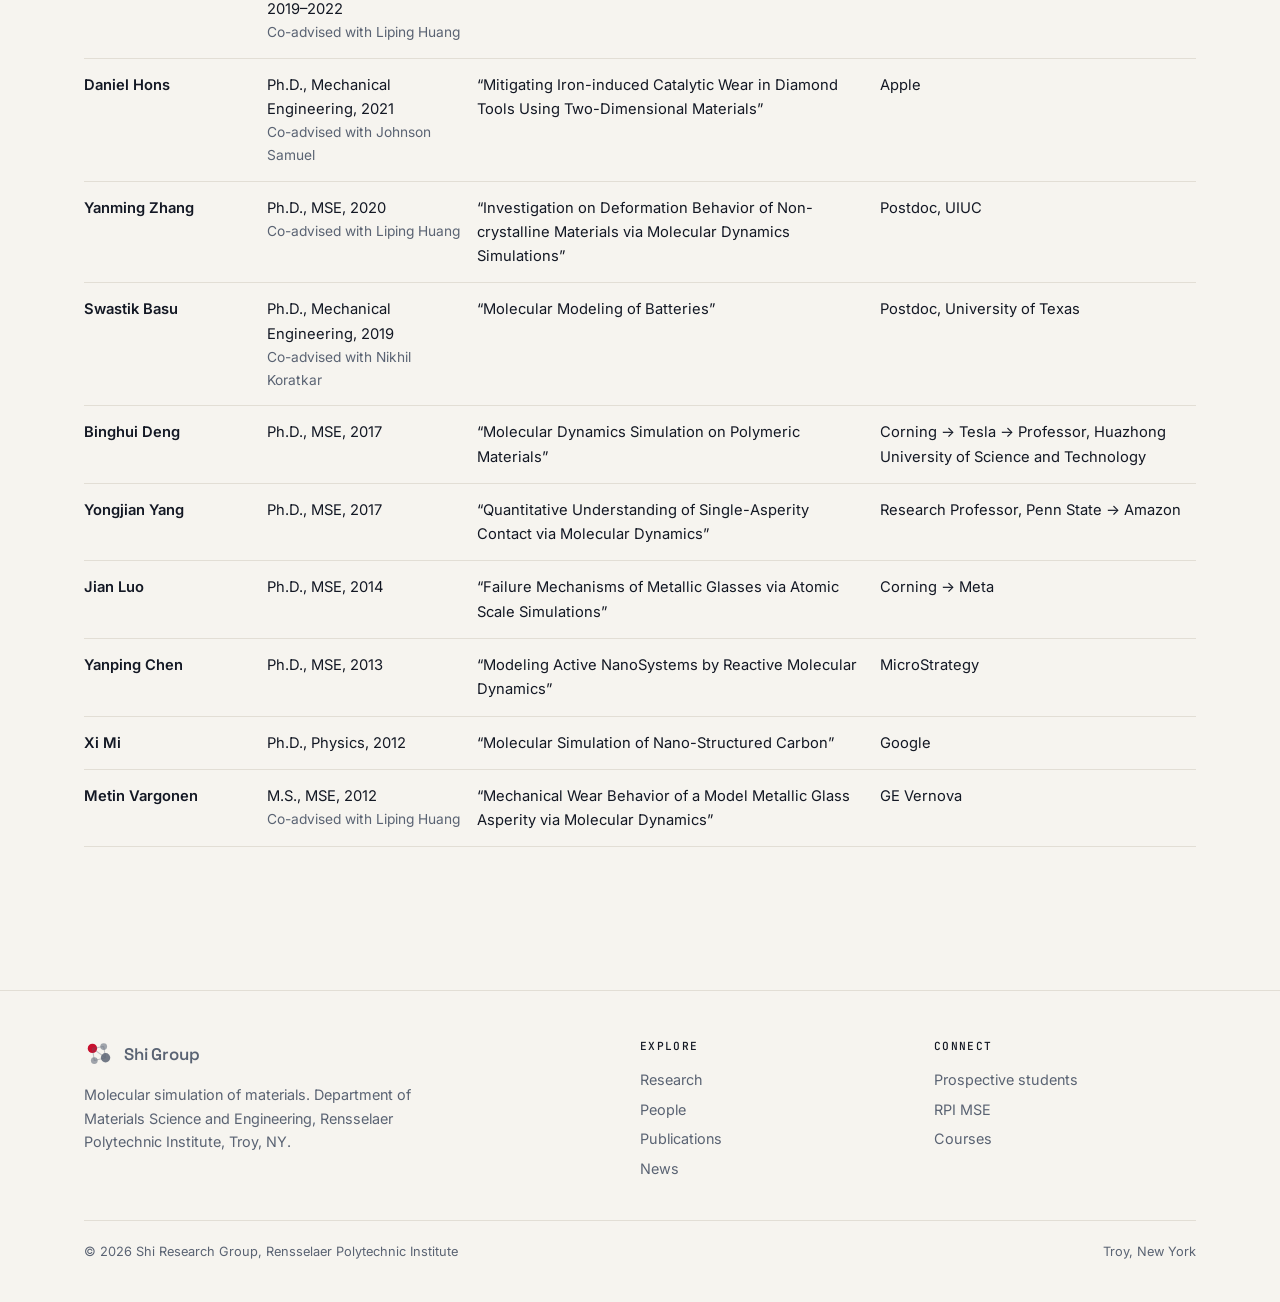
<file: people.html>
<!doctype html>
<html lang="en">
<head>
<meta charset="utf-8">
<meta name="viewport" content="width=device-width, initial-scale=1">
<title>People · Shi Group</title>
<link rel="icon" href="assets/favicon.svg" type="image/svg+xml">
<link rel="preconnect" href="https://fonts.googleapis.com"><link rel="preconnect" href="https://fonts.gstatic.com" crossorigin>
<link href="https://fonts.googleapis.com/css2?family=Inter:wght@400;500;600&family=JetBrains+Mono:wght@400;500&family=Space+Grotesk:wght@500;600&display=swap" rel="stylesheet">
<link rel="stylesheet" href="assets/style.css">
</head>
<body>
<section class="page-head">
  <div class="wrap">
    <div class="eyebrow">People</div>
    <h1>The group</h1>
    <p>Current members, alumni, and where our graduates have gone.</p>
  </div>
</section>

<section class="section">
  <div class="wrap pi" id="pi"></div>
</section>

<section class="section" style="padding-top:0;border-top:0">
  <div class="wrap">
    <figure class="group-photo reveal"><img src="assets/img/group.jpg" alt="The Shi Group with Professor Liping Huang's group" loading="lazy"><figcaption>The Shi Group (with Professor Liping Huang's group)</figcaption></figure>
  </div>
</section>

<section class="section">
  <div class="wrap">
    <div class="section-head"><div><div class="eyebrow">Current members</div><h2>Graduate students</h2></div></div>
    <div class="members" id="current"></div>
  </div>
</section>

<section class="section">
  <div class="wrap">
    <div class="section-head"><div><div class="eyebrow">Alumni</div><h2>Graduates &amp; postdocs</h2></div>
      <p>Our alumni have gone on to Apple, Corning, Meta, Google, Amazon, Tesla, GE Vernova, Copeland and Newport News Shipbuilding, and to faculty and research positions at National Cheng Kung University, Penn State, Huazhong University of Science and Technology, UIUC, the University of Nevada, Reno and KIST.</p></div>
    <table class="alumni"><thead><tr><th>Name</th><th>Degree</th><th>Thesis</th><th>Next</th></tr></thead><tbody id="alumni"></tbody></table>
  </div>
</section>

<script src="data/people.js"></script>
<script src="assets/site.js"></script>
<script>
  const pi = PEOPLE.pi;
  document.getElementById("pi").innerHTML = `
    <div>${Site.avatar(pi)}
      <ul class="pi-meta">
        ${pi.email ? `<li><span>Email</span><a href="mailto:${pi.email}">${pi.email}</a></li>` : ""}
        ${pi.office ? `<li><span>Office</span><span>${pi.office}</span></li>` : ""}
        ${pi.scholar ? `<li><span>Scholar</span><a href="${pi.scholar}" target="_blank" rel="noopener">Google Scholar</a></li>` : ""}
        ${pi.cv ? `<li><span>CV</span><a href="${pi.cv}">Download (PDF)</a></li>` : ""}
      </ul></div>
    <div>
      <div class="eyebrow">Principal investigator</div>
      <h2>${pi.name}</h2>
      <p class="muted" style="margin-top:-6px">${pi.role}</p>
      ${pi.bio.map(b => `<p>${b}</p>`).join("")}
    </div>`;
  document.getElementById("current").innerHTML = PEOPLE.current.map(m => `
    <div class="member reveal">
      <h4>${m.name}</h4><div class="role">${m.role}</div>
      ${m.topic ? `<div class="topic">${m.topic}</div>` : ""}
      ${m.note ? `<div class="role" style="font-size:.8rem">${m.note}</div>` : ""}
      ${m.since ? `<div class="since">Joined ${m.since}</div>` : ""}
    </div>`).join("") + `<a class="member join reveal" href="join.html"><h4>Join us</h4><div class="role">We're looking for curious students →</div></a>`;
  document.getElementById("alumni").innerHTML = PEOPLE.alumni.map(a => `
    <tr><td class="name">${a.name}</td>
      <td>${a.degree}${a.year ? `, ${a.year}` : ""}${a.note ? `<div class="thesis">${a.note}</div>` : ""}</td>
      <td class="thesis">${a.thesis ? `“${a.thesis}”` : ""}</td>
      <td>${a.now || '<span class="muted">—</span>'}</td></tr>`).join("");
  observeReveal();
</script>
</body>
</html>
</file>
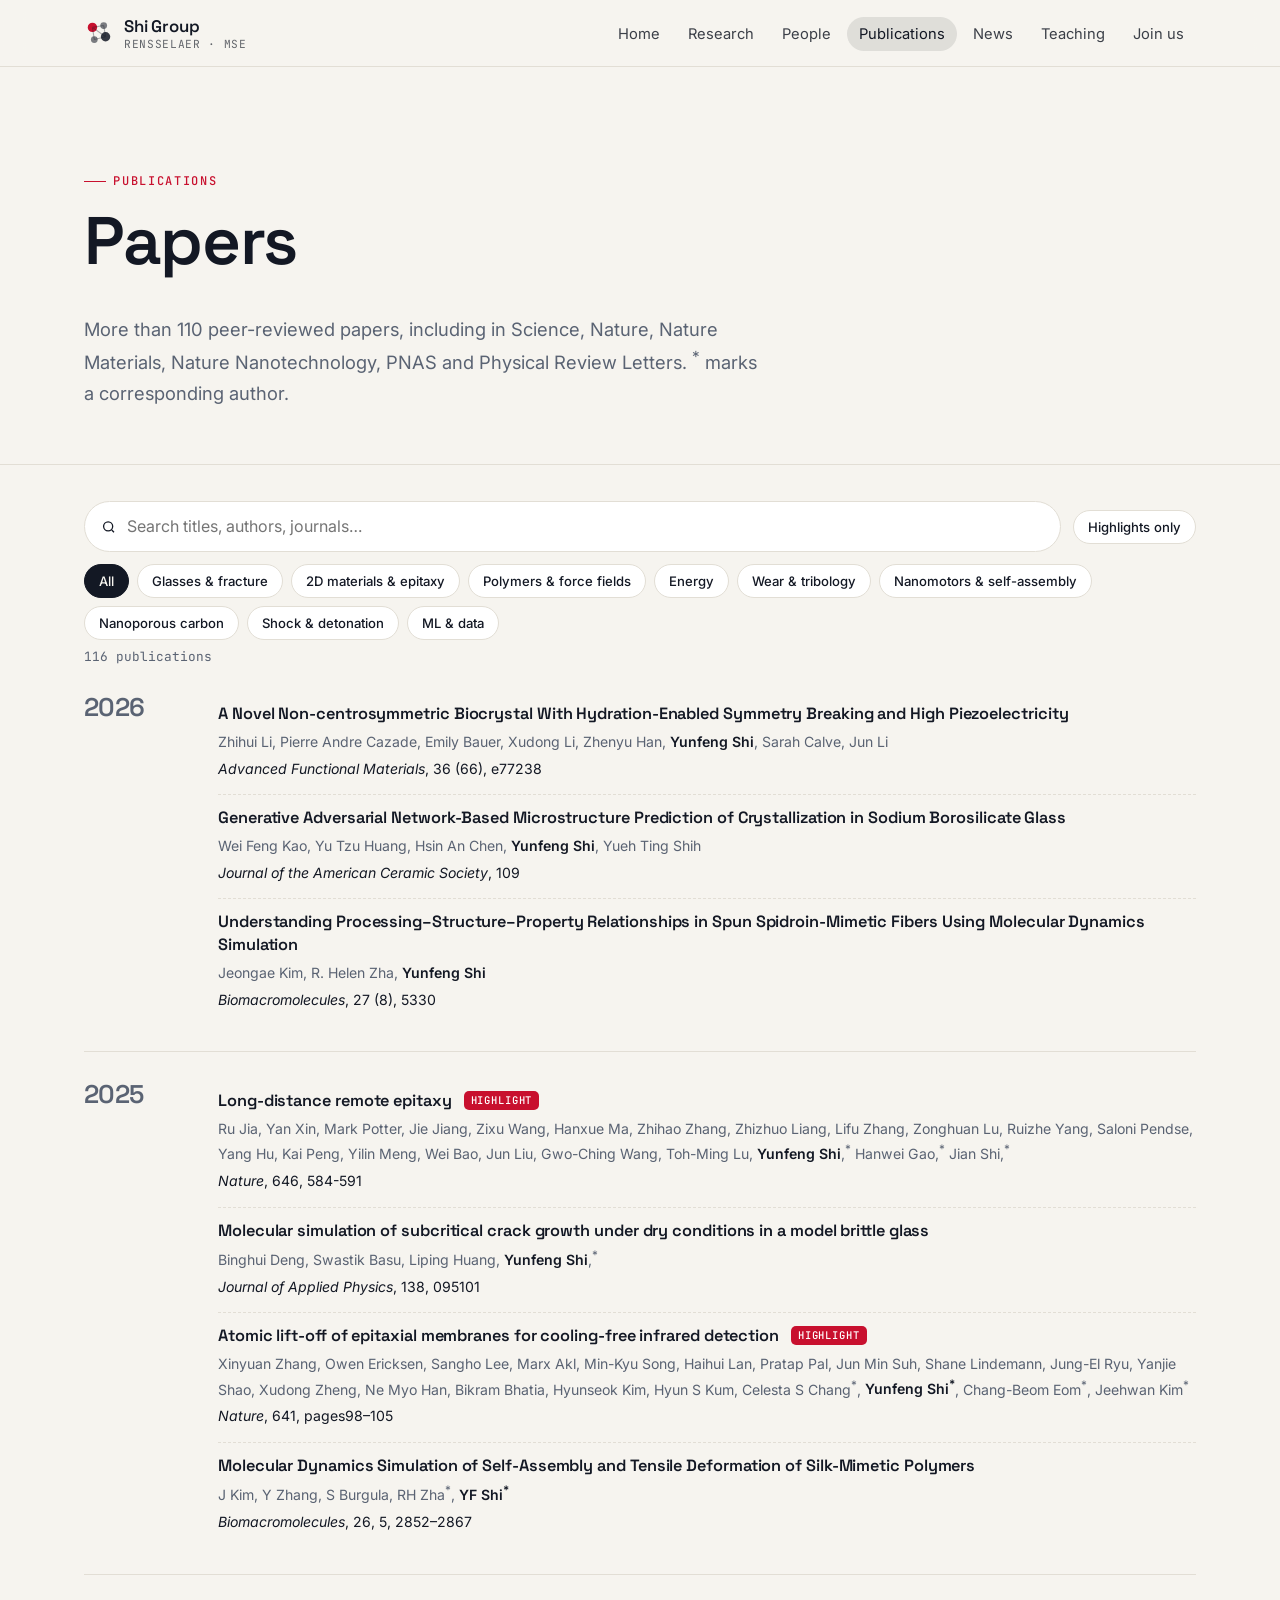
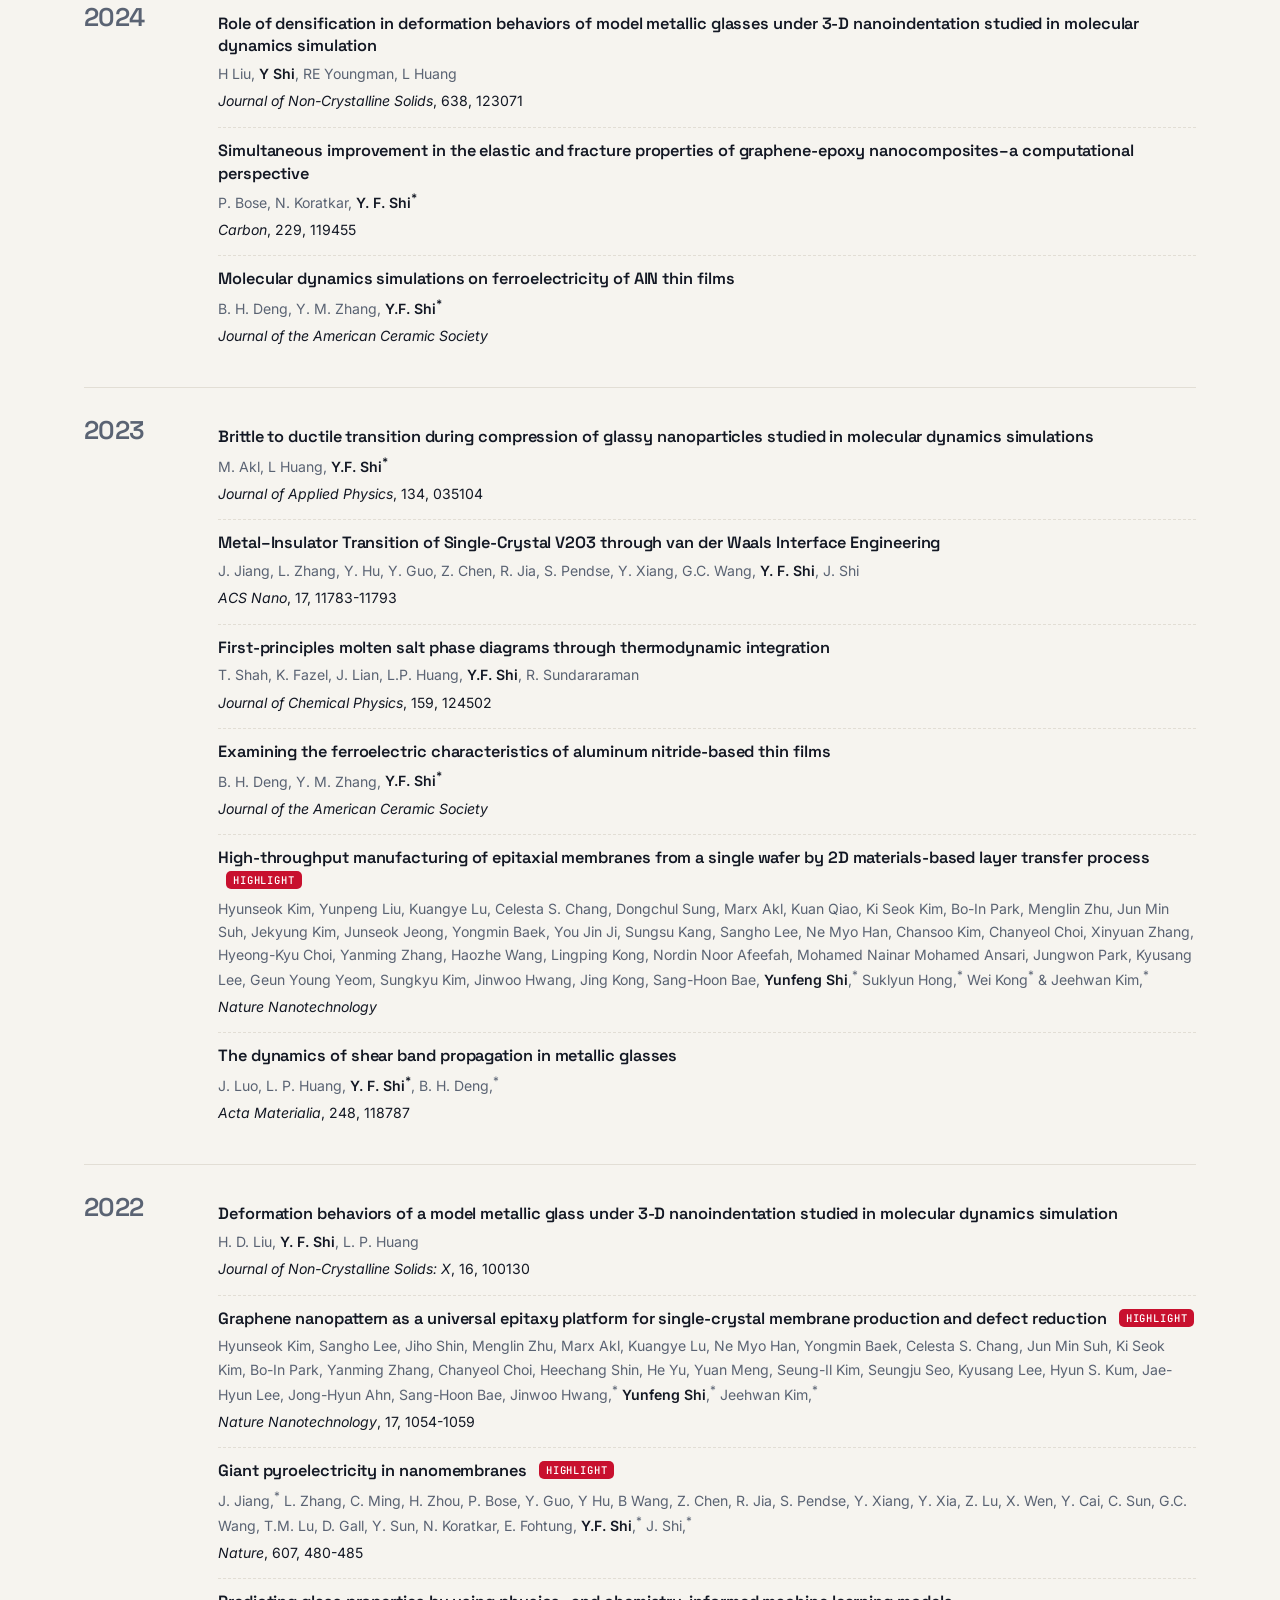
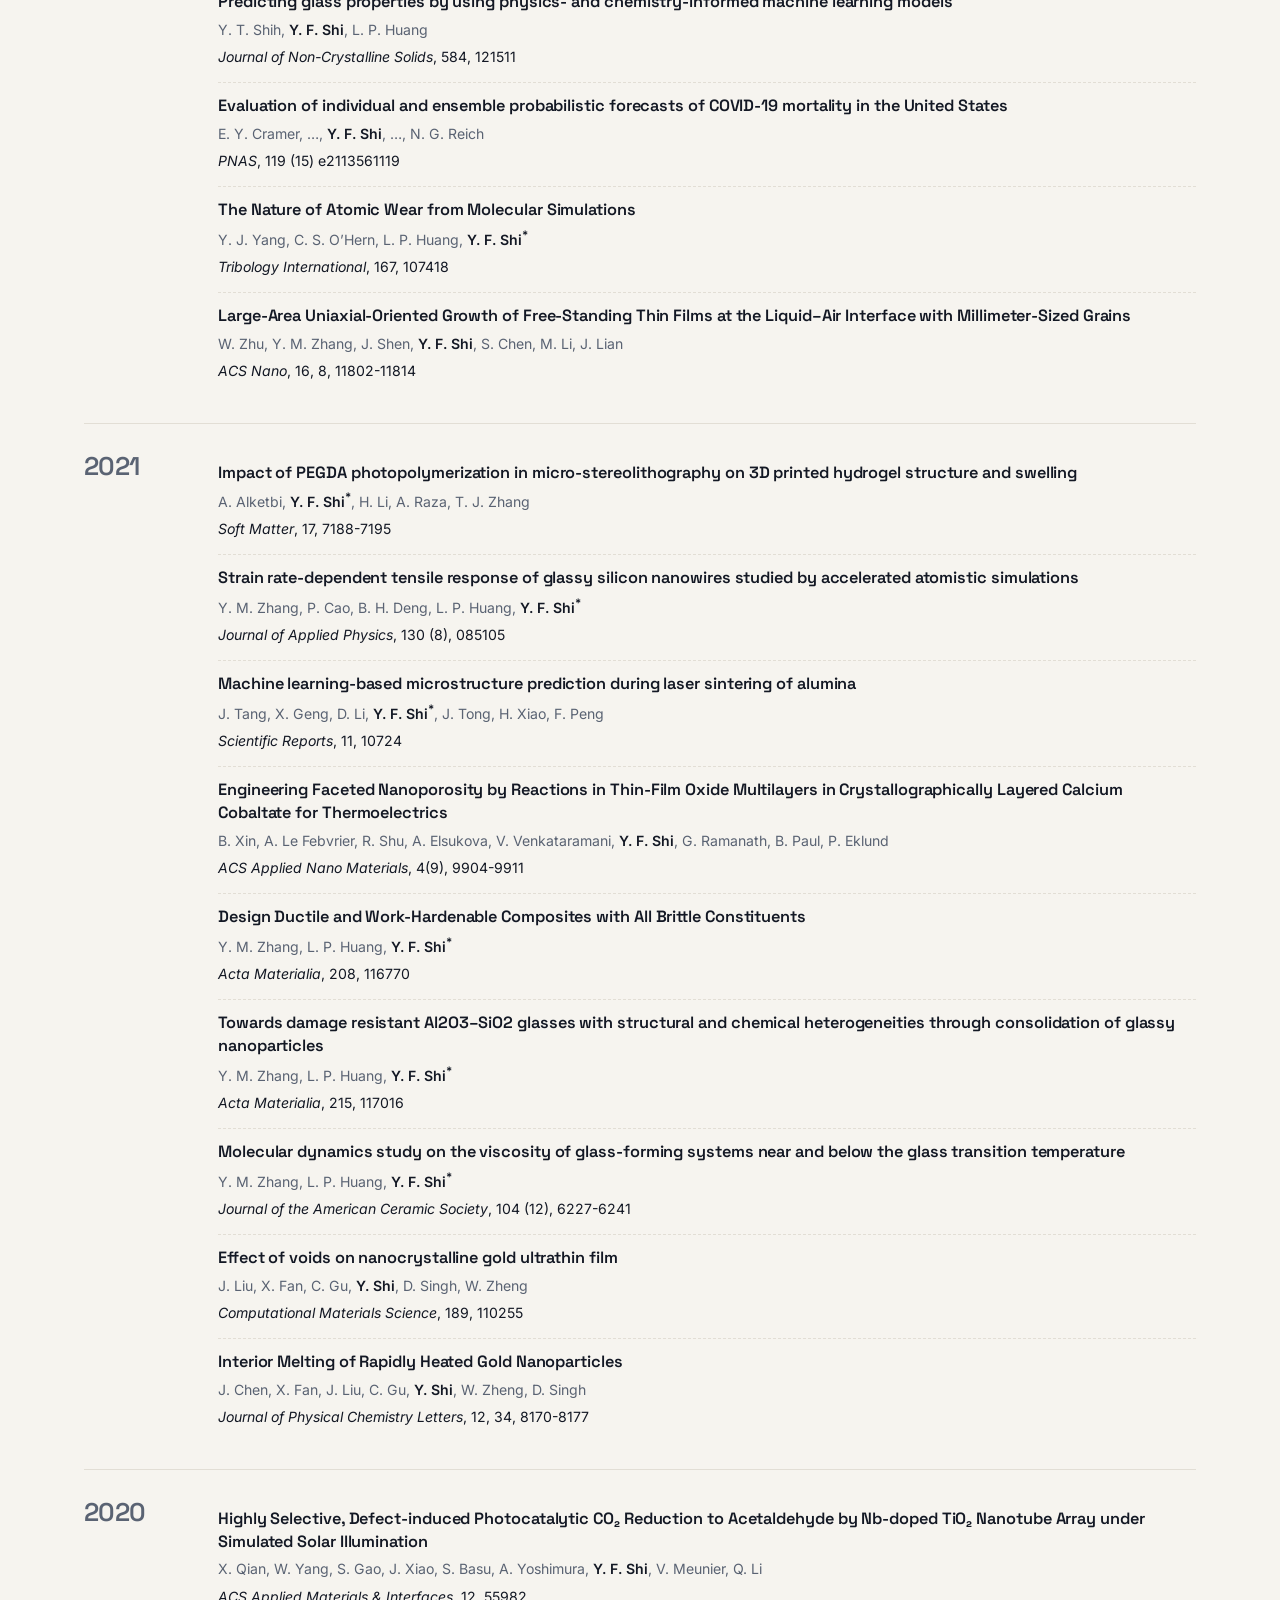
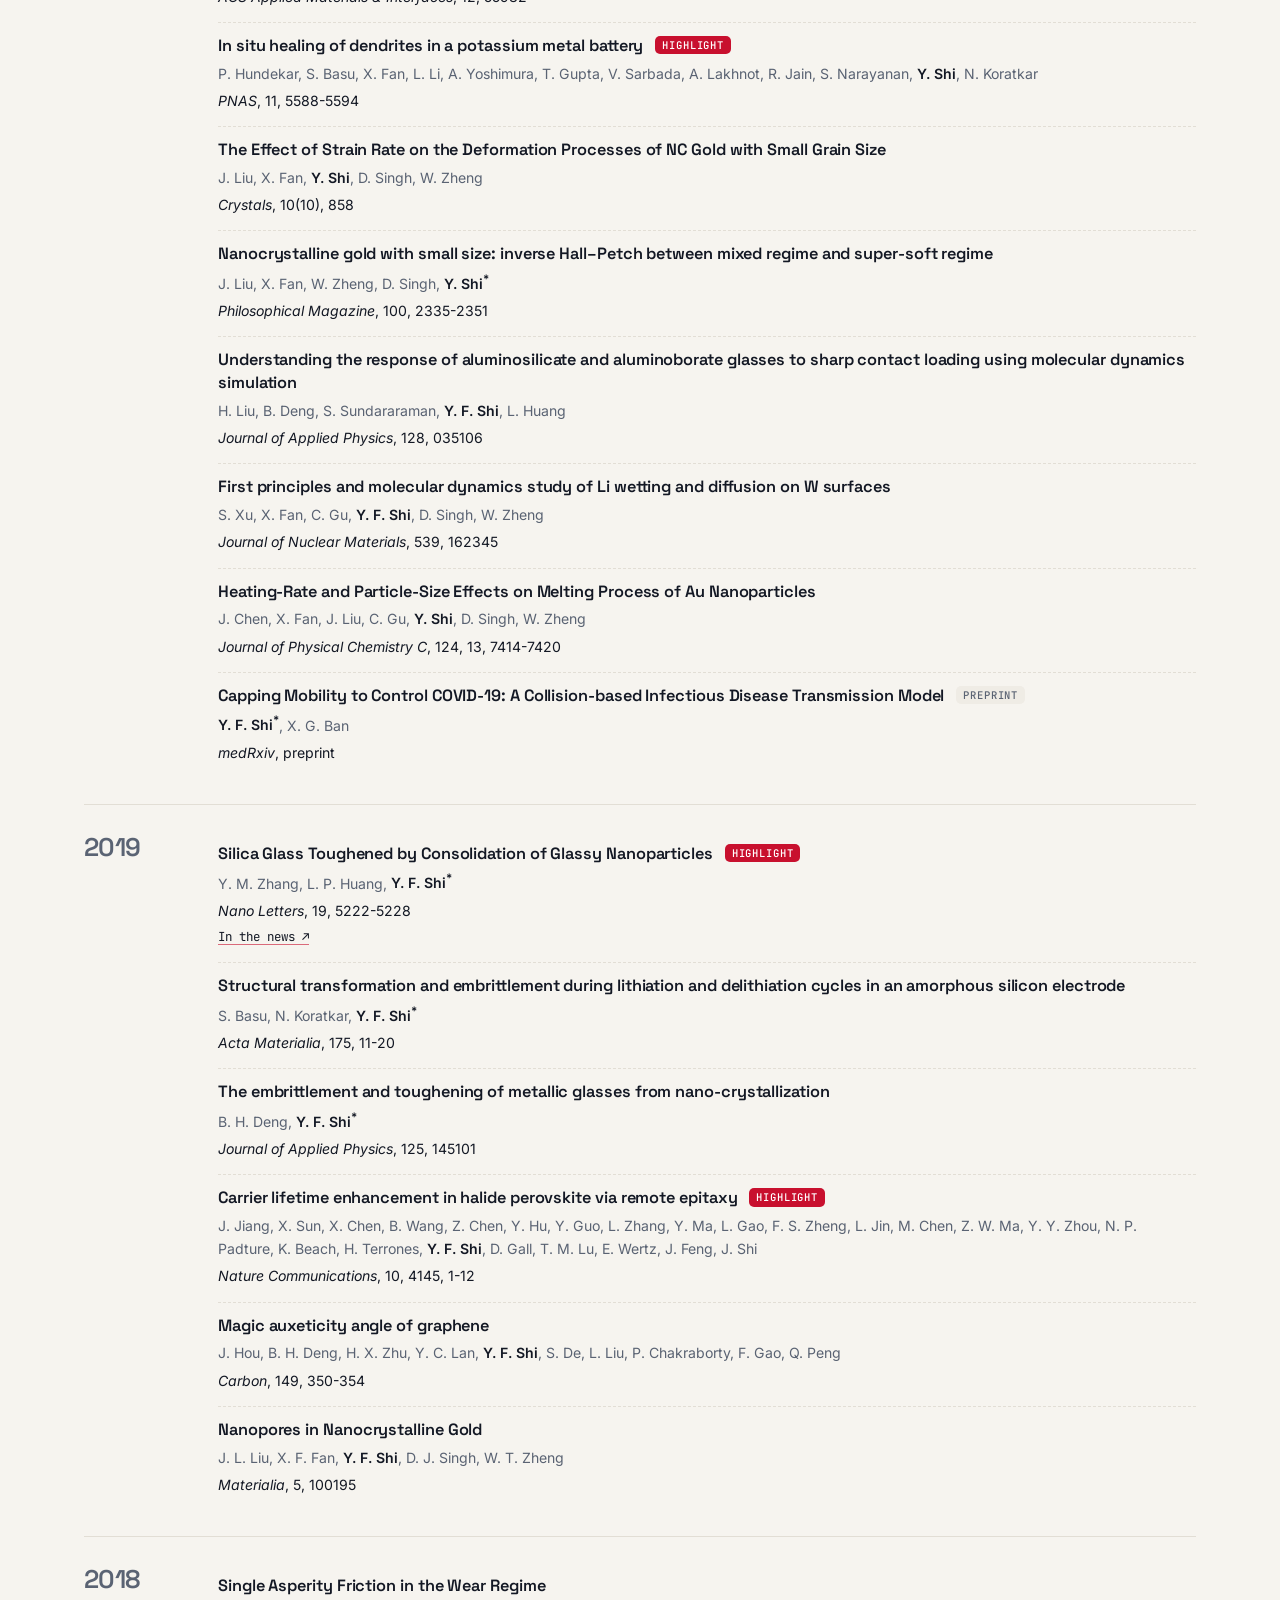
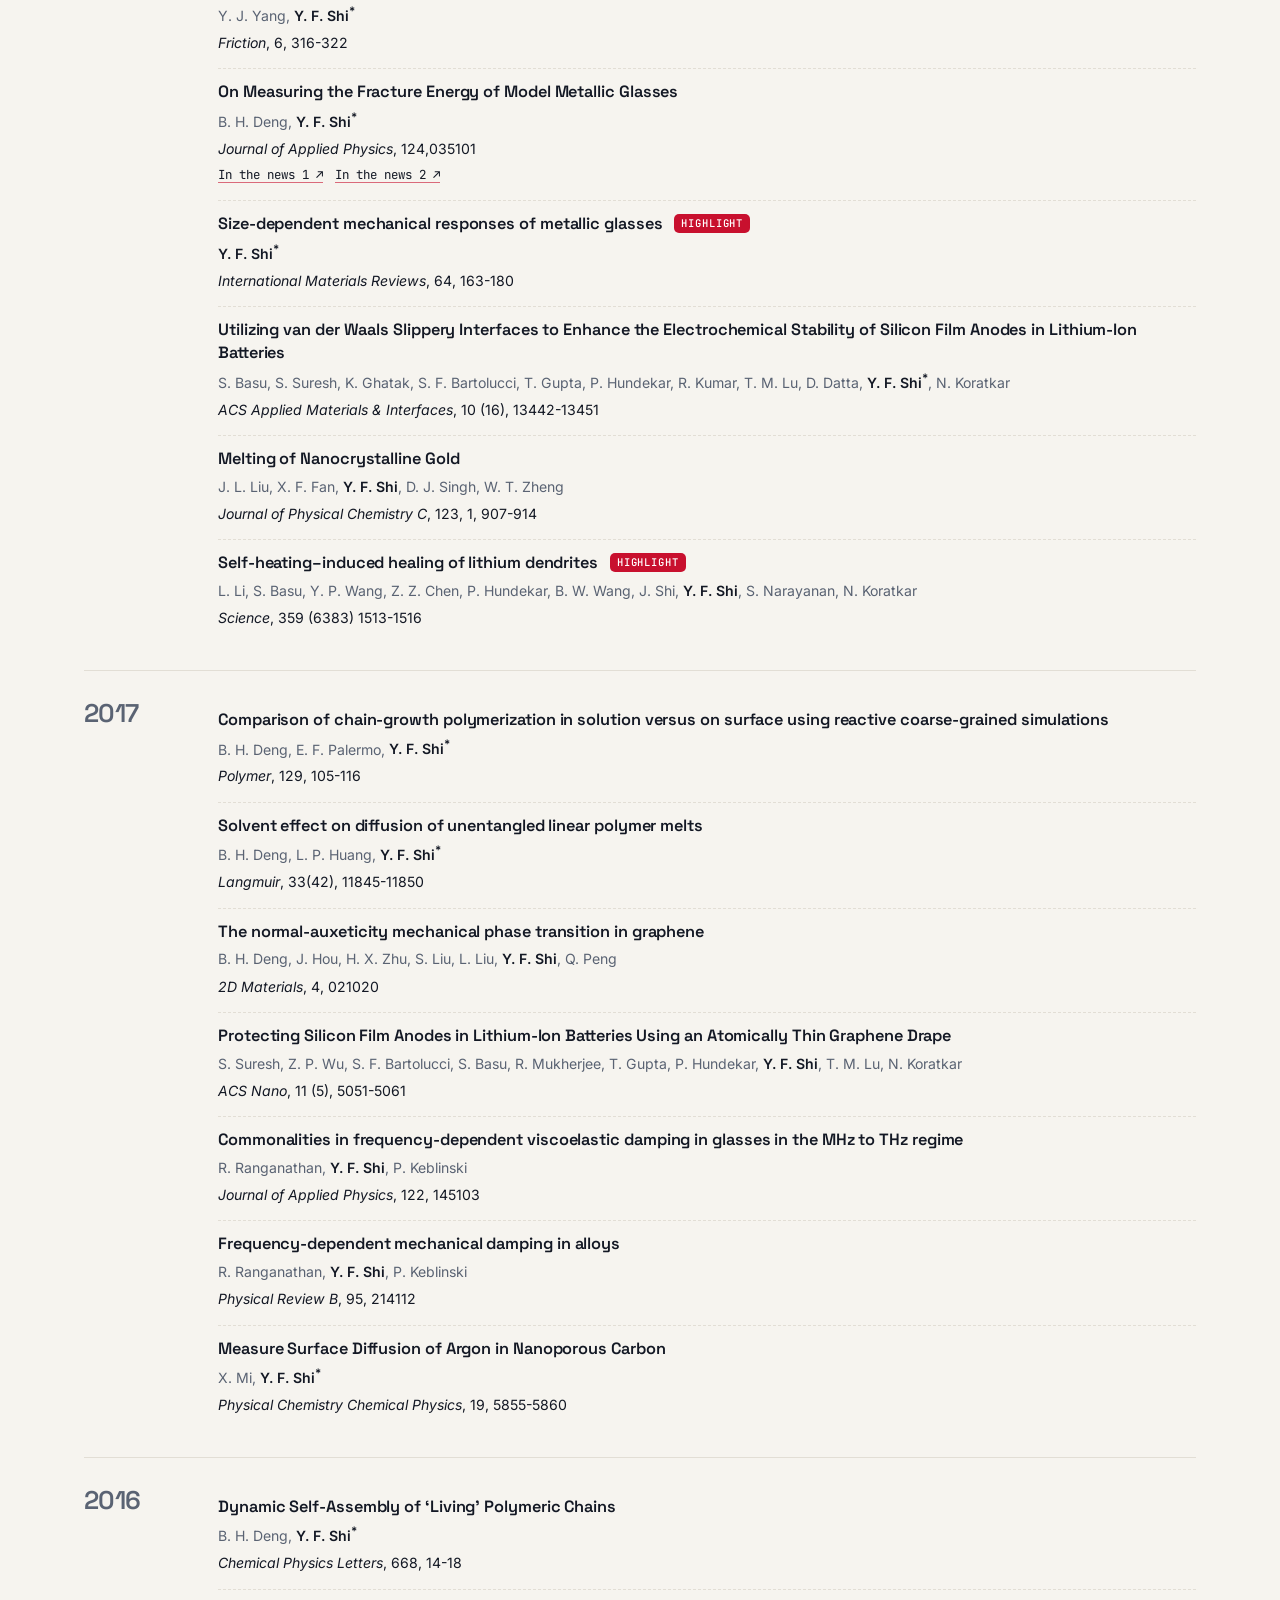
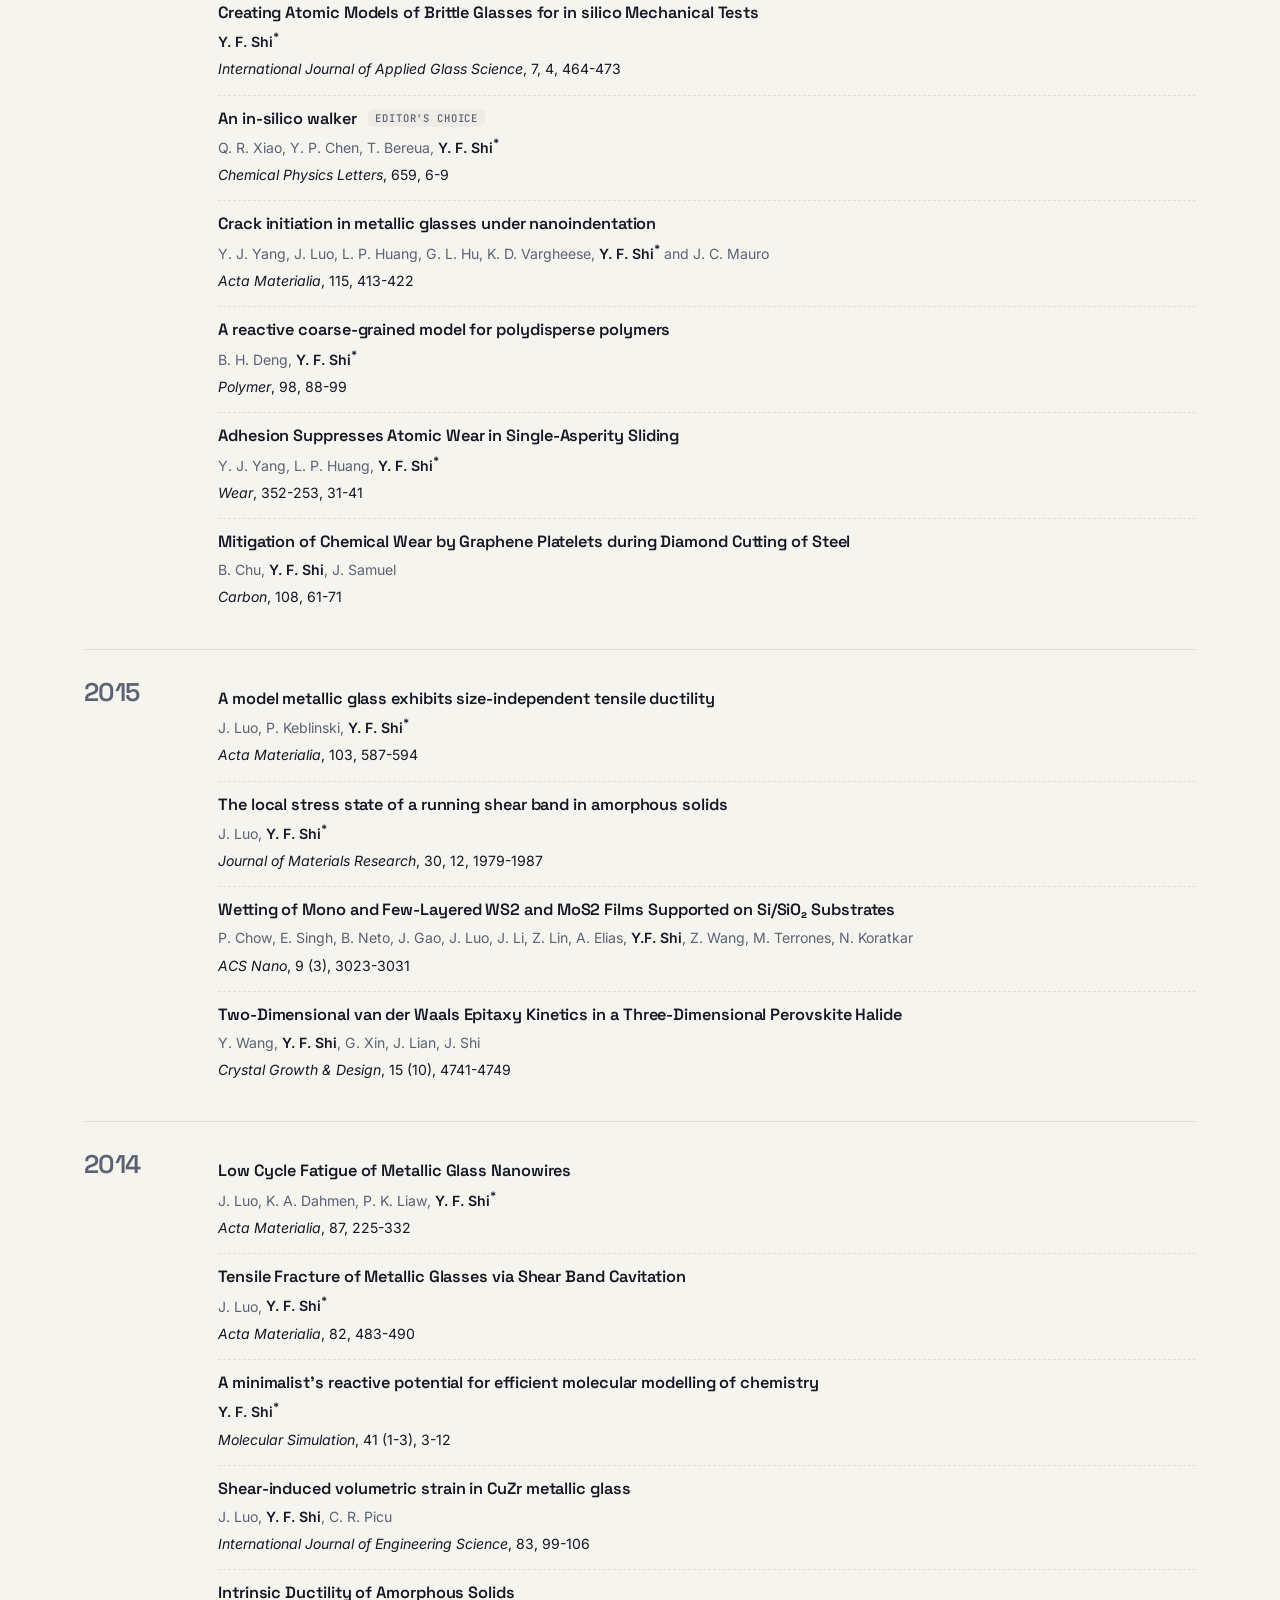
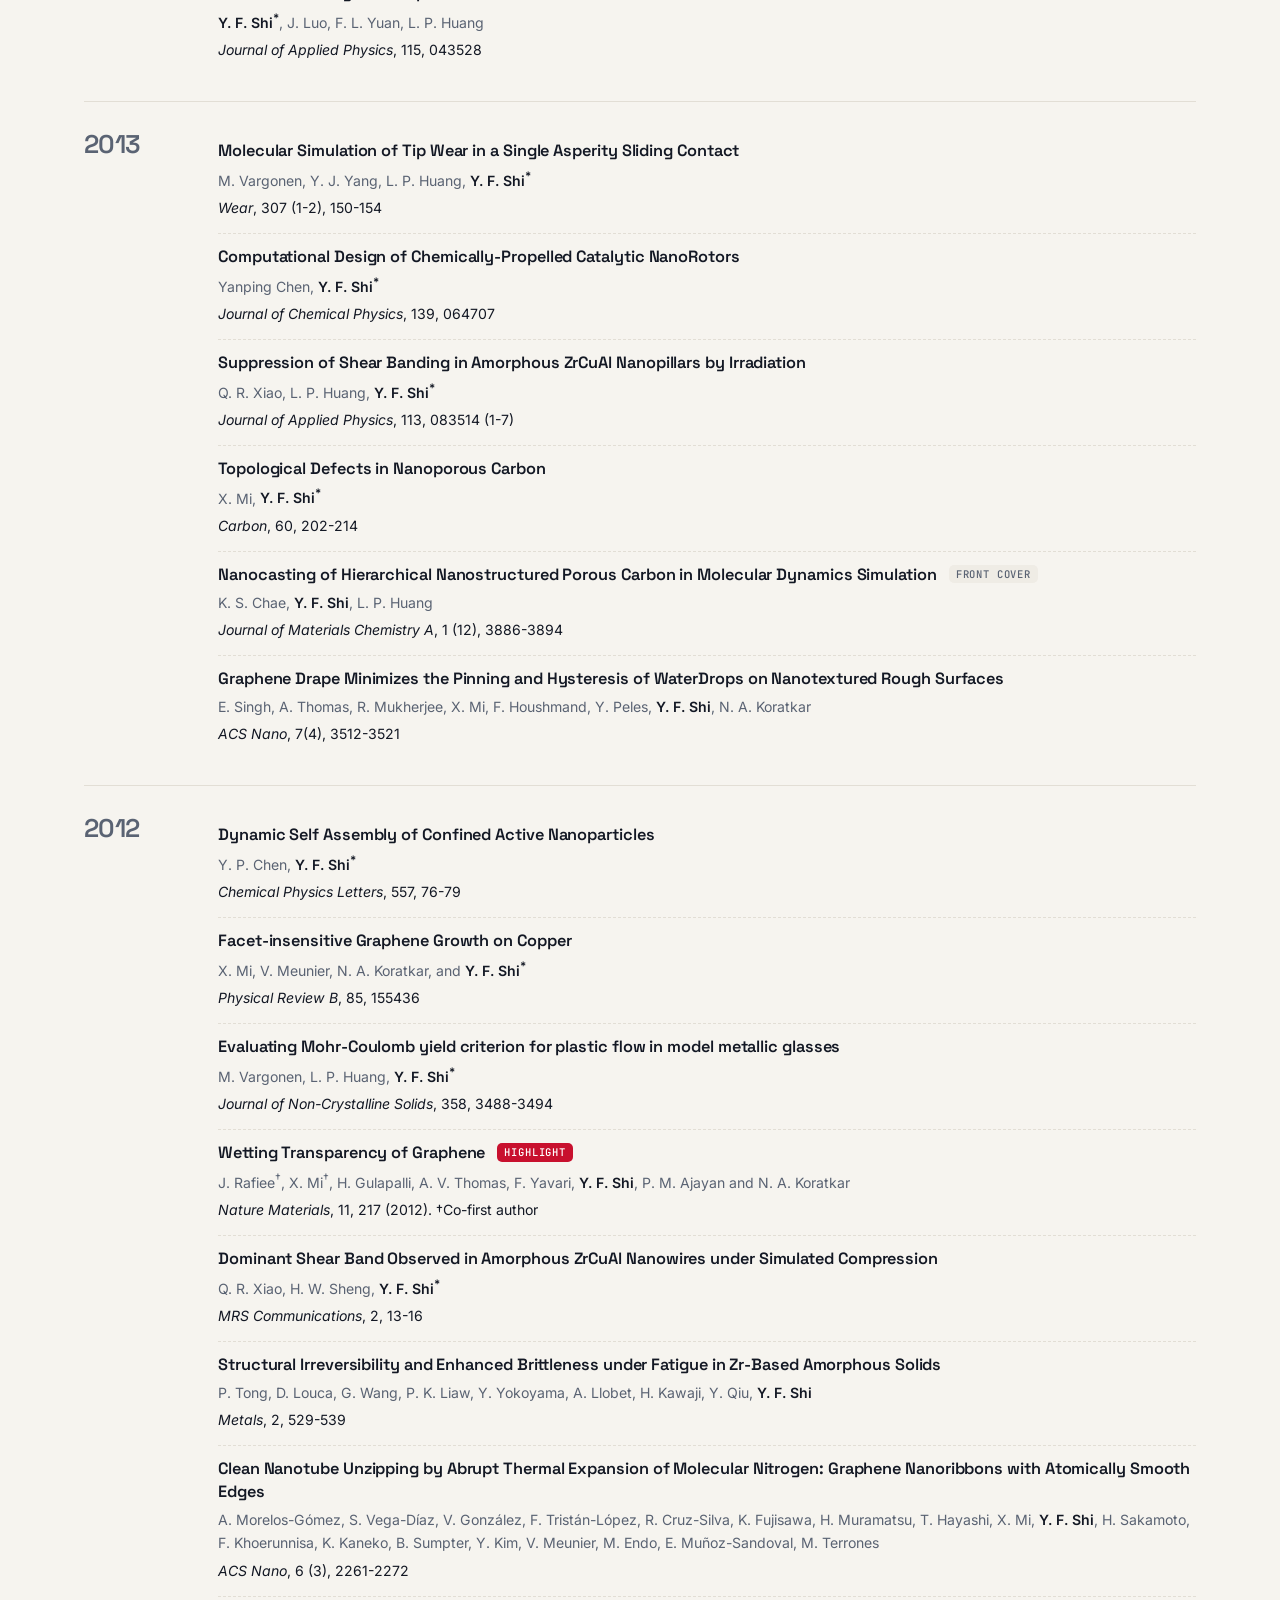
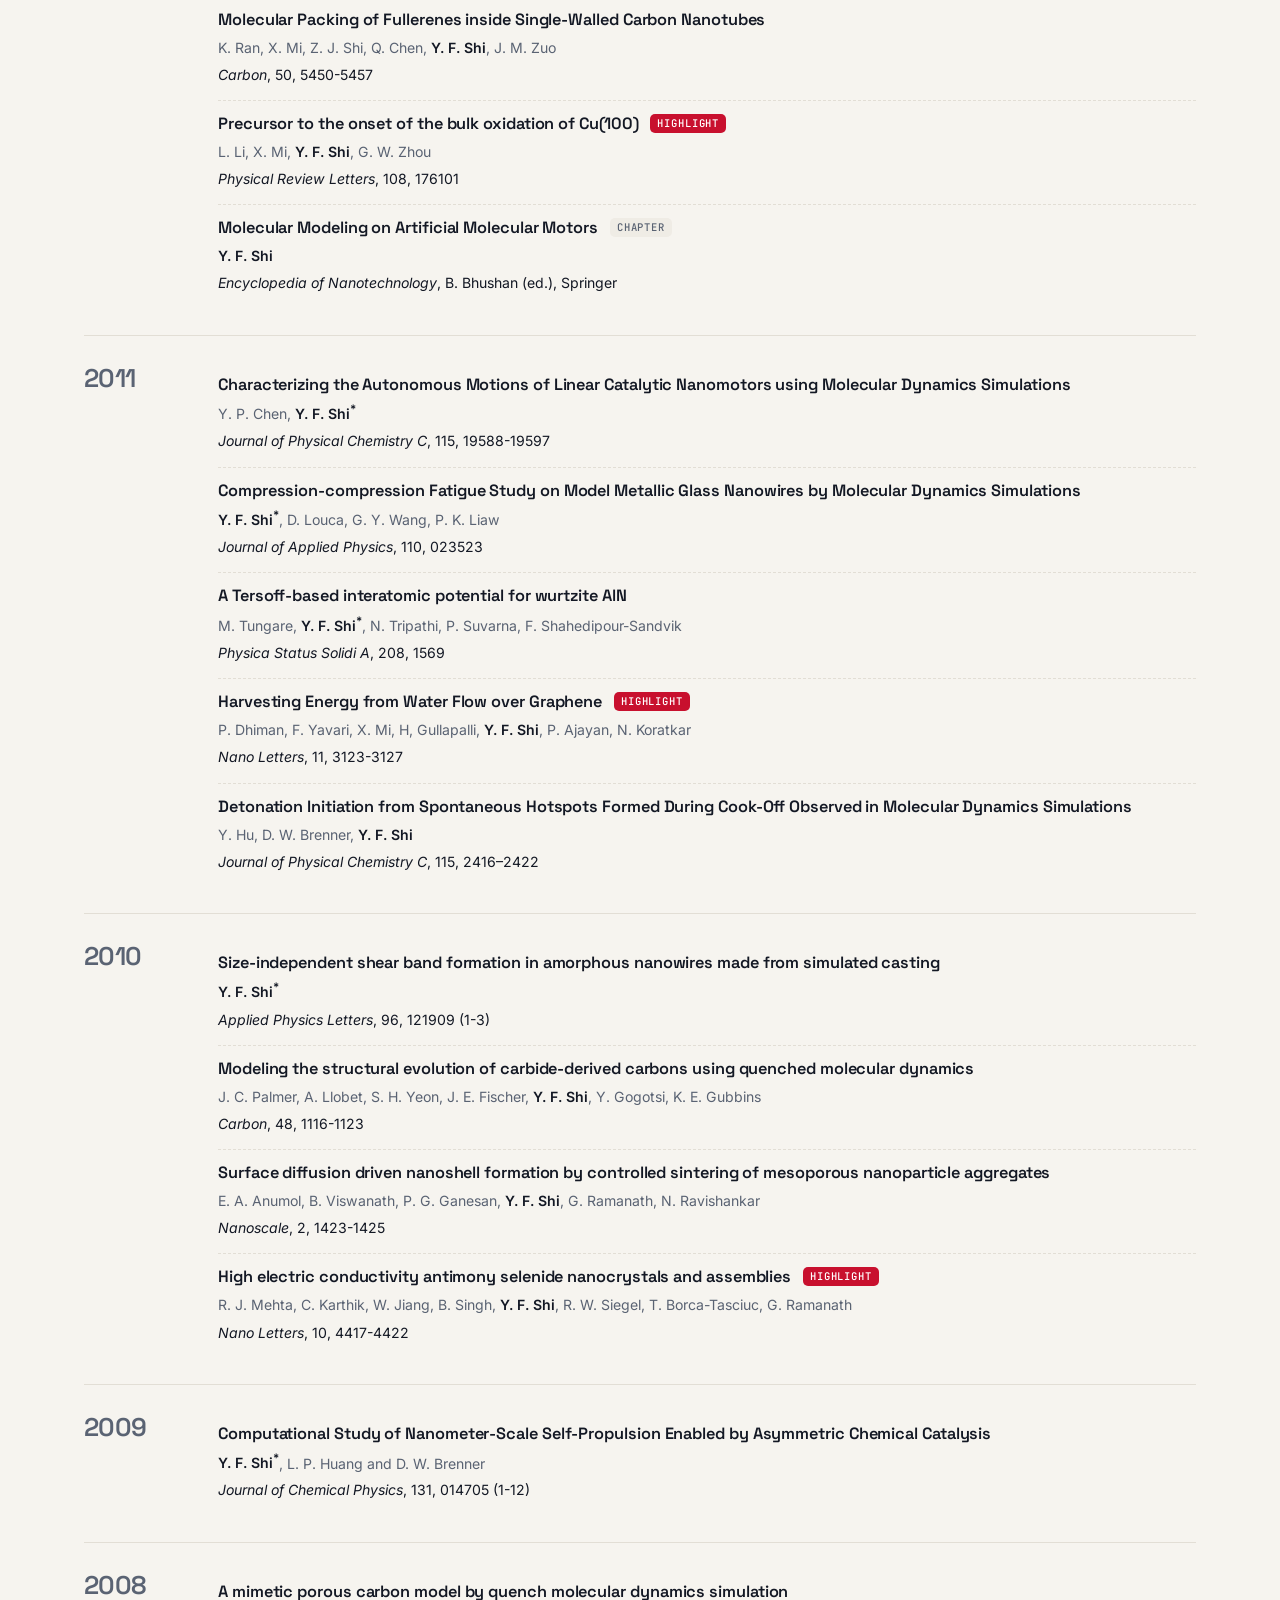
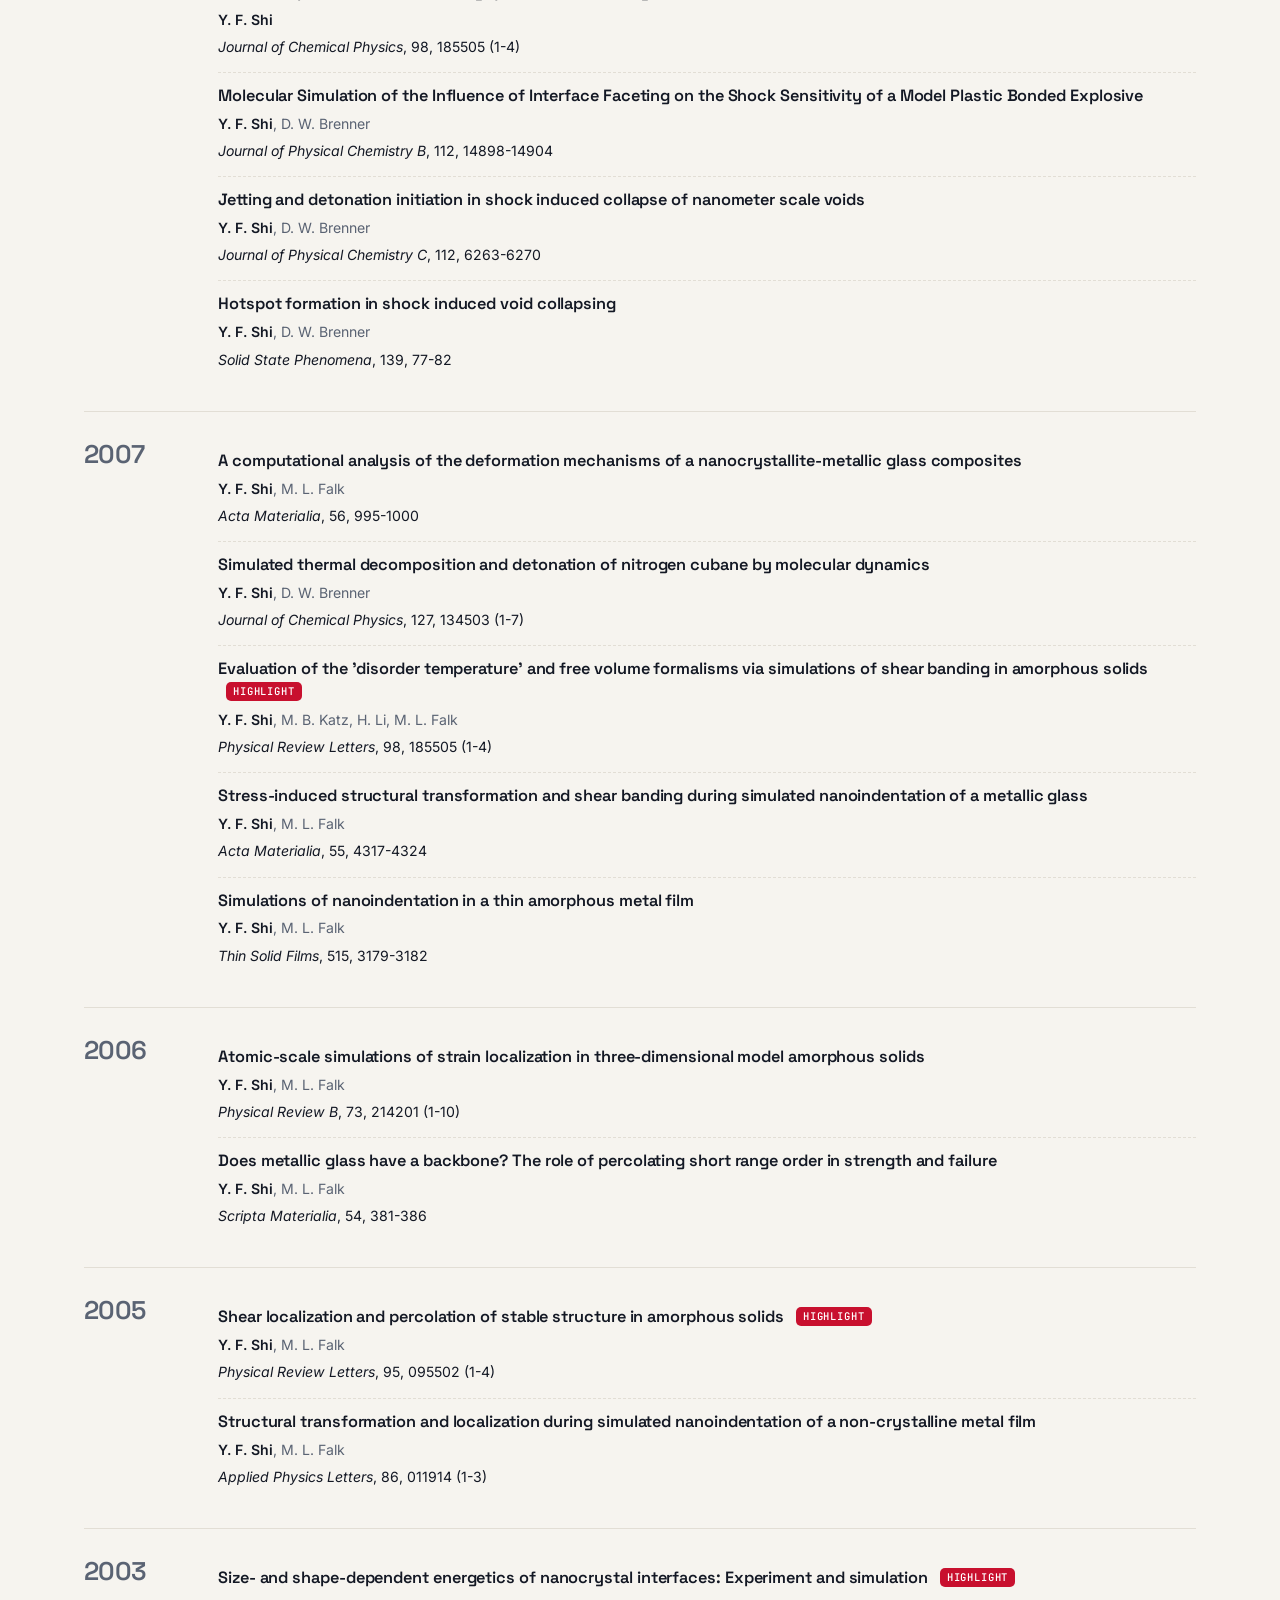
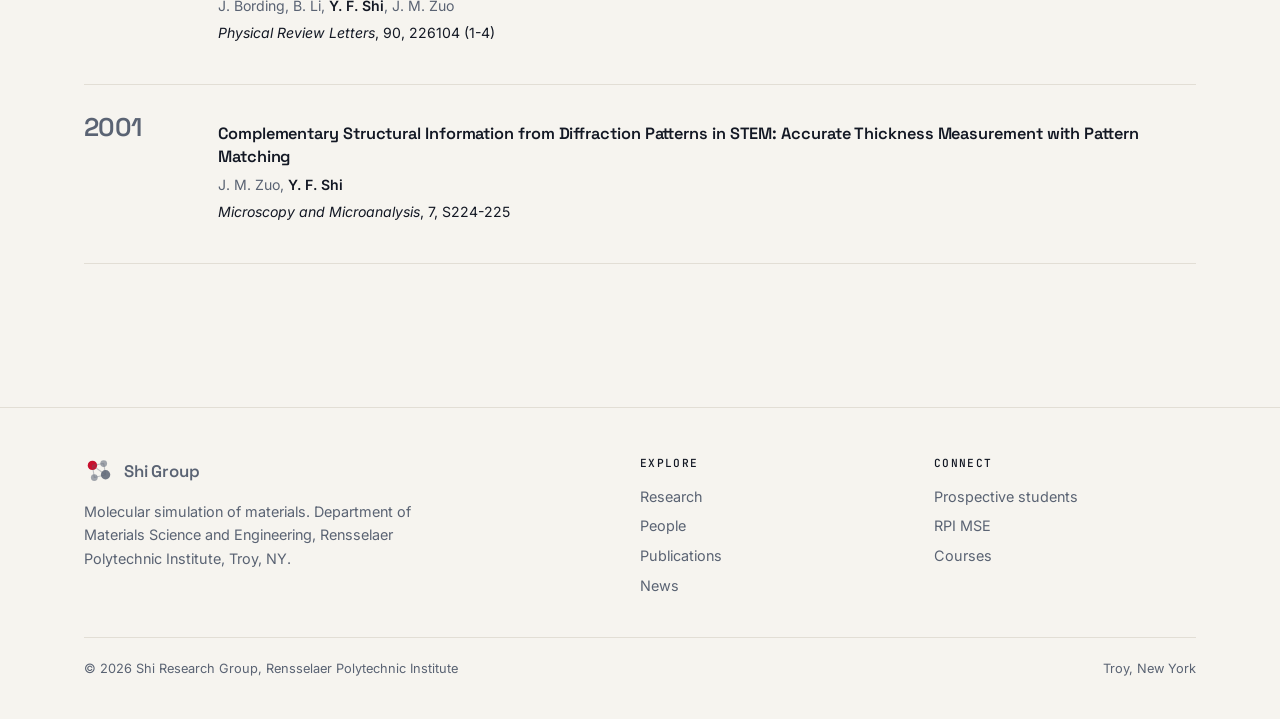
<file: publications.html>
<!doctype html>
<html lang="en">
<head>
<meta charset="utf-8">
<meta name="viewport" content="width=device-width, initial-scale=1">
<title>Publications · Shi Group</title>
<link rel="icon" href="assets/favicon.svg" type="image/svg+xml">
<link rel="preconnect" href="https://fonts.googleapis.com"><link rel="preconnect" href="https://fonts.gstatic.com" crossorigin>
<link href="https://fonts.googleapis.com/css2?family=Inter:wght@400;500;600&family=JetBrains+Mono:wght@400;500&family=Space+Grotesk:wght@500;600&display=swap" rel="stylesheet">
<link rel="stylesheet" href="assets/style.css">
</head>
<body>
<section class="page-head">
  <div class="wrap">
    <div class="eyebrow">Publications</div>
    <h1>Papers</h1>
    <p>More than 110 peer-reviewed papers, including in Science, Nature, Nature Materials, Nature Nanotechnology, PNAS and Physical Review Letters. <sup>*</sup> marks a corresponding author.</p>
  </div>
</section>

<section class="section" style="padding-top:36px">
  <div class="wrap">
    <div class="pub-tools">
      <label class="search"><svg width="16" height="16" viewBox="0 0 24 24" fill="none" stroke="currentColor" stroke-width="2" aria-hidden="true"><circle cx="11" cy="11" r="7"/><path d="M20 20l-3.5-3.5"/></svg>
        <input id="q" type="search" placeholder="Search titles, authors, journals…" aria-label="Search publications"></label>
      <button class="chip" id="hl" aria-pressed="false">Highlights only</button>
    </div>
    <div class="toc" id="filters" style="margin:12px 0 8px"></div>
    <div class="pub-count" id="count"></div>
    <div id="list"></div>
  </div>
</section>

<script src="data/publications.js"></script>
<script src="assets/site.js"></script>
<script>
  const TAGS = { all: "All", glass: "Glasses & fracture", interfaces: "2D materials & epitaxy", polymers: "Polymers & force fields",
    energy: "Energy", tribology: "Wear & tribology", active: "Nanomotors & self-assembly", carbon: "Nanoporous carbon", shock: "Shock & detonation", data: "ML & data" };
  let tag = "all", hlOnly = false, q = "";
  const filters = document.getElementById("filters");
  filters.innerHTML = Object.entries(TAGS).map(([k, v]) => `<button class="chip" data-t="${k}" aria-pressed="${k === "all"}">${v}</button>`).join("");
  filters.addEventListener("click", e => { const b = e.target.closest("button"); if (!b) return; tag = b.dataset.t;
    filters.querySelectorAll("button").forEach(x => x.setAttribute("aria-pressed", x === b)); render(); });
  document.getElementById("hl").addEventListener("click", e => { hlOnly = !hlOnly; e.currentTarget.setAttribute("aria-pressed", hlOnly); render(); });
  document.getElementById("q").addEventListener("input", e => { q = e.target.value.toLowerCase(); render(); });
  const strip = s => s.replace(/<[^>]+>/g, "");

  function render() {
    const L = PUBLICATIONS.filter(p => (tag === "all" || p.tags.includes(tag)) && (!hlOnly || p.featured) &&
      (!q || (p.title + strip(p.authors) + p.journal + p.year).toLowerCase().includes(q)));
    document.getElementById("count").textContent = `${L.length} ${L.length === 1 ? "publication" : "publications"}`;
    const byYear = {};
    L.forEach(p => (byYear[p.year] ||= []).push(p));
    document.getElementById("list").innerHTML = Object.keys(byYear).sort((a, b) => b - a).map(y => `
      <div class="pub-year"><h3>${y}</h3><div>${byYear[y].map(p => `
        <div class="pub">
          <div class="pub-title"><a href="${Site.paperLink(p)}" target="_blank" rel="noopener">${p.title}</a>
            ${p.featured ? '<span class="badge hl">Highlight</span>' : ""}
            ${p.type !== "journal" ? `<span class="badge soft">${p.type}</span>` : ""}
            ${p.note ? `<span class="badge soft">${p.note}</span>` : ""}</div>
          <div class="pub-authors">${Site.boldPI(p.authors)}</div>
          <div class="pub-venue"><i>${p.journal}</i>${p.details ? ", " + p.details : ""}</div>
          ${p.news.length ? `<div class="pub-links">${p.news.map((n, i) => `<a href="${n}" target="_blank" rel="noopener">In the news${p.news.length > 1 ? " " + (i + 1) : ""} ↗</a>`).join("")}</div>` : ""}
        </div>`).join("")}</div></div>`).join("") || '<p class="muted" style="padding:40px 0">No matching publications.</p>';
  }
  render();
</script>
</body>
</html>
</file>
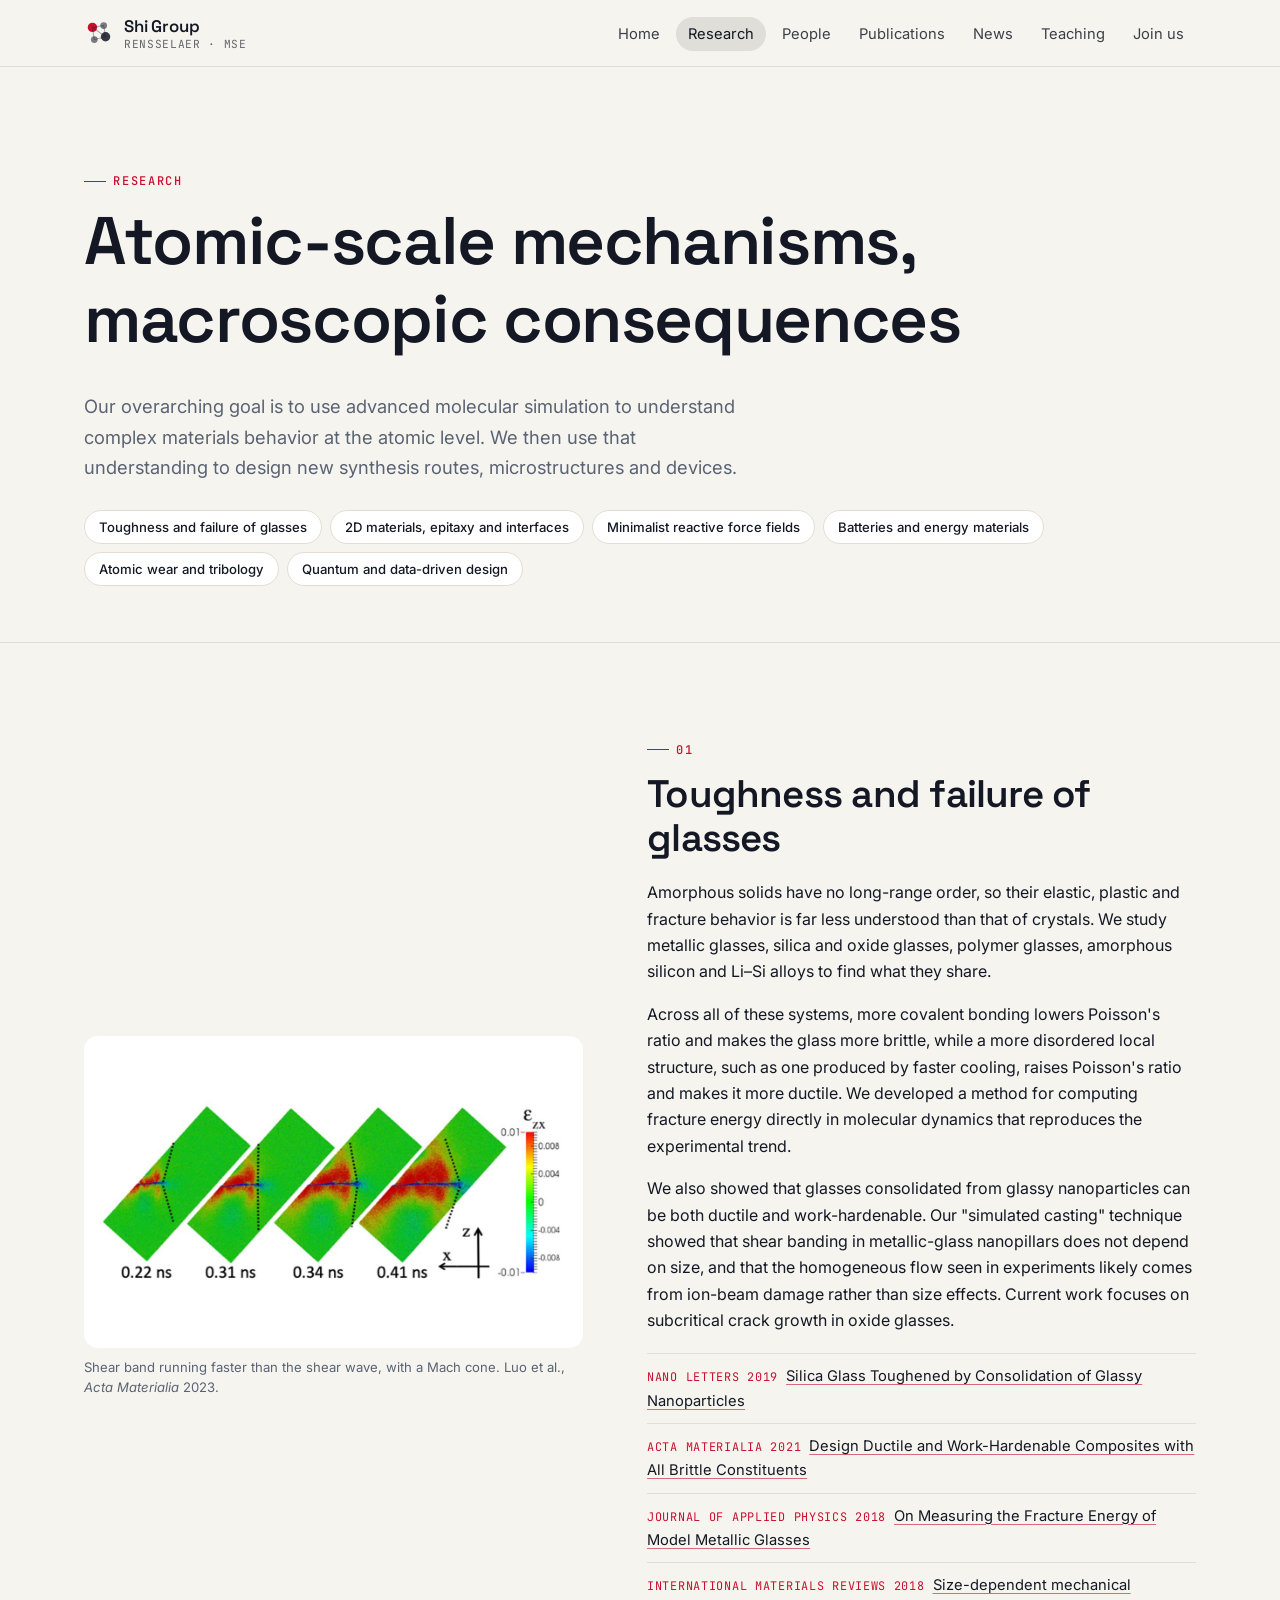
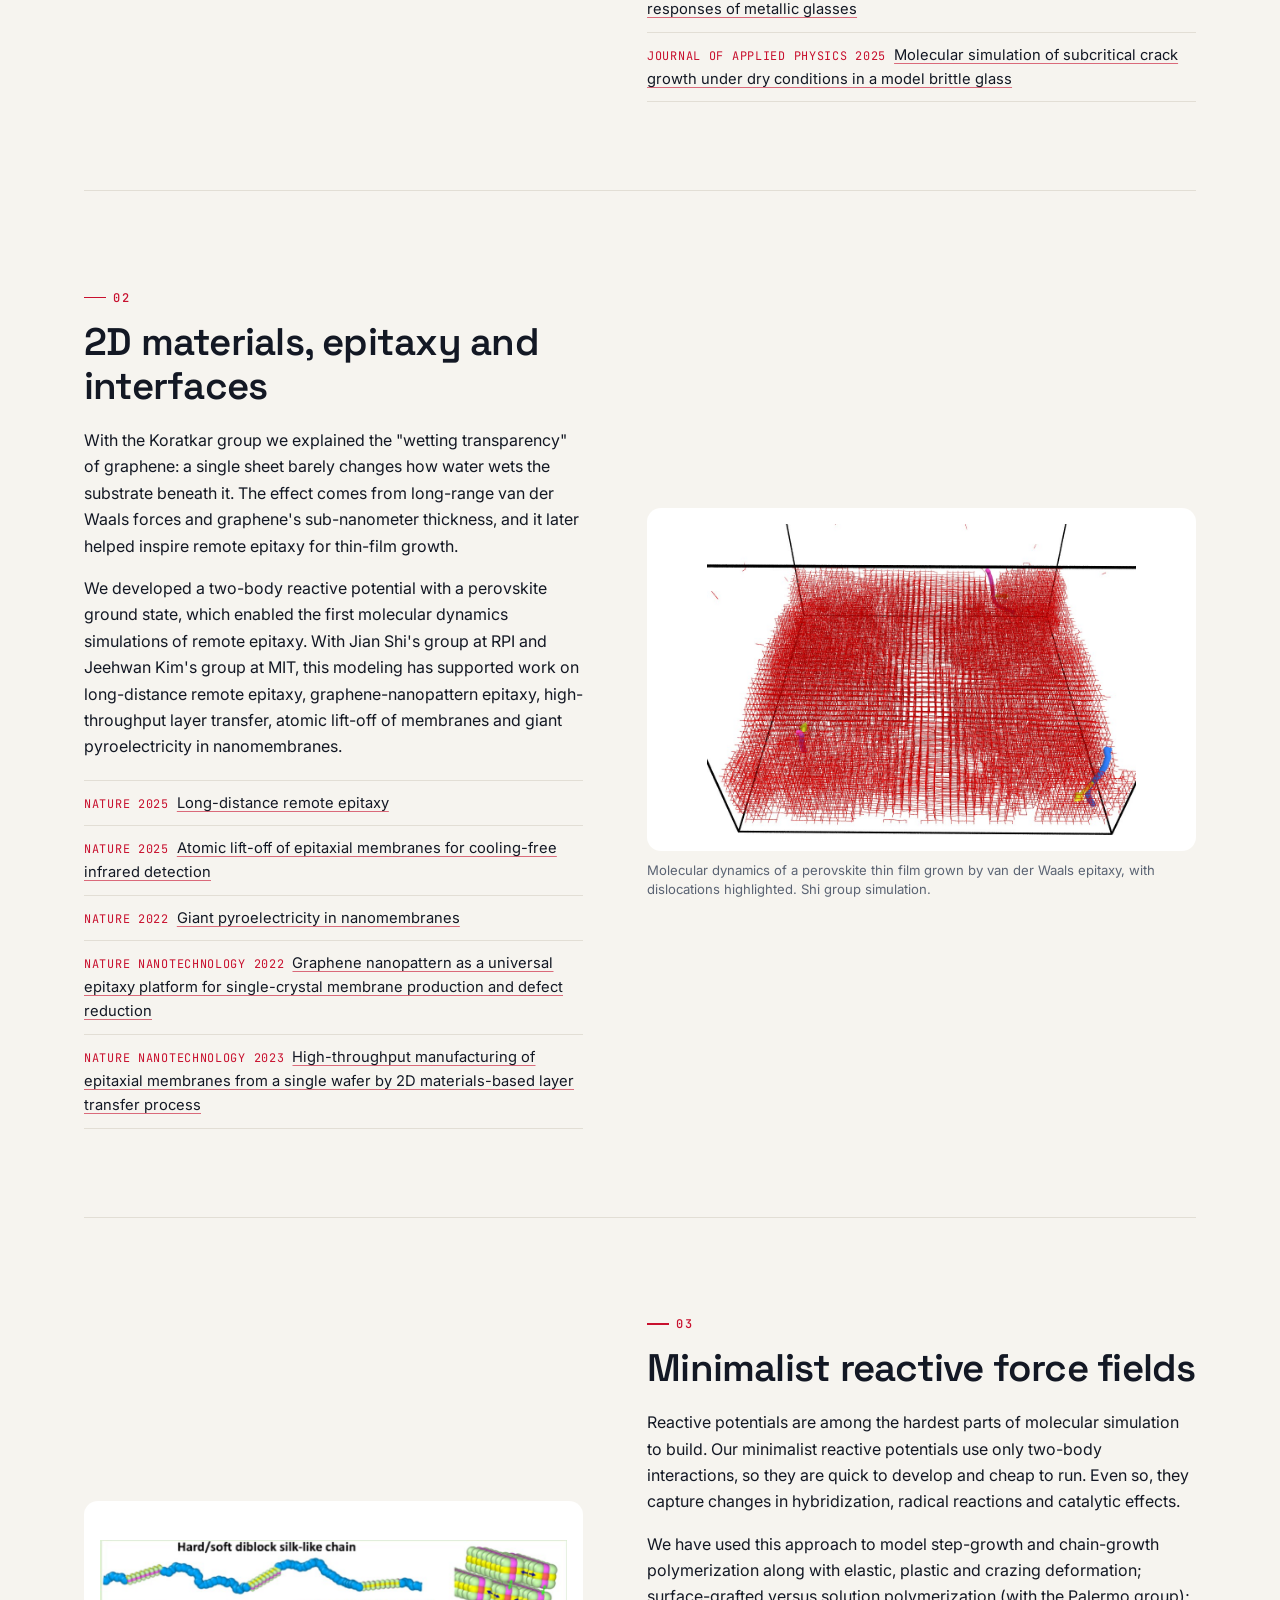
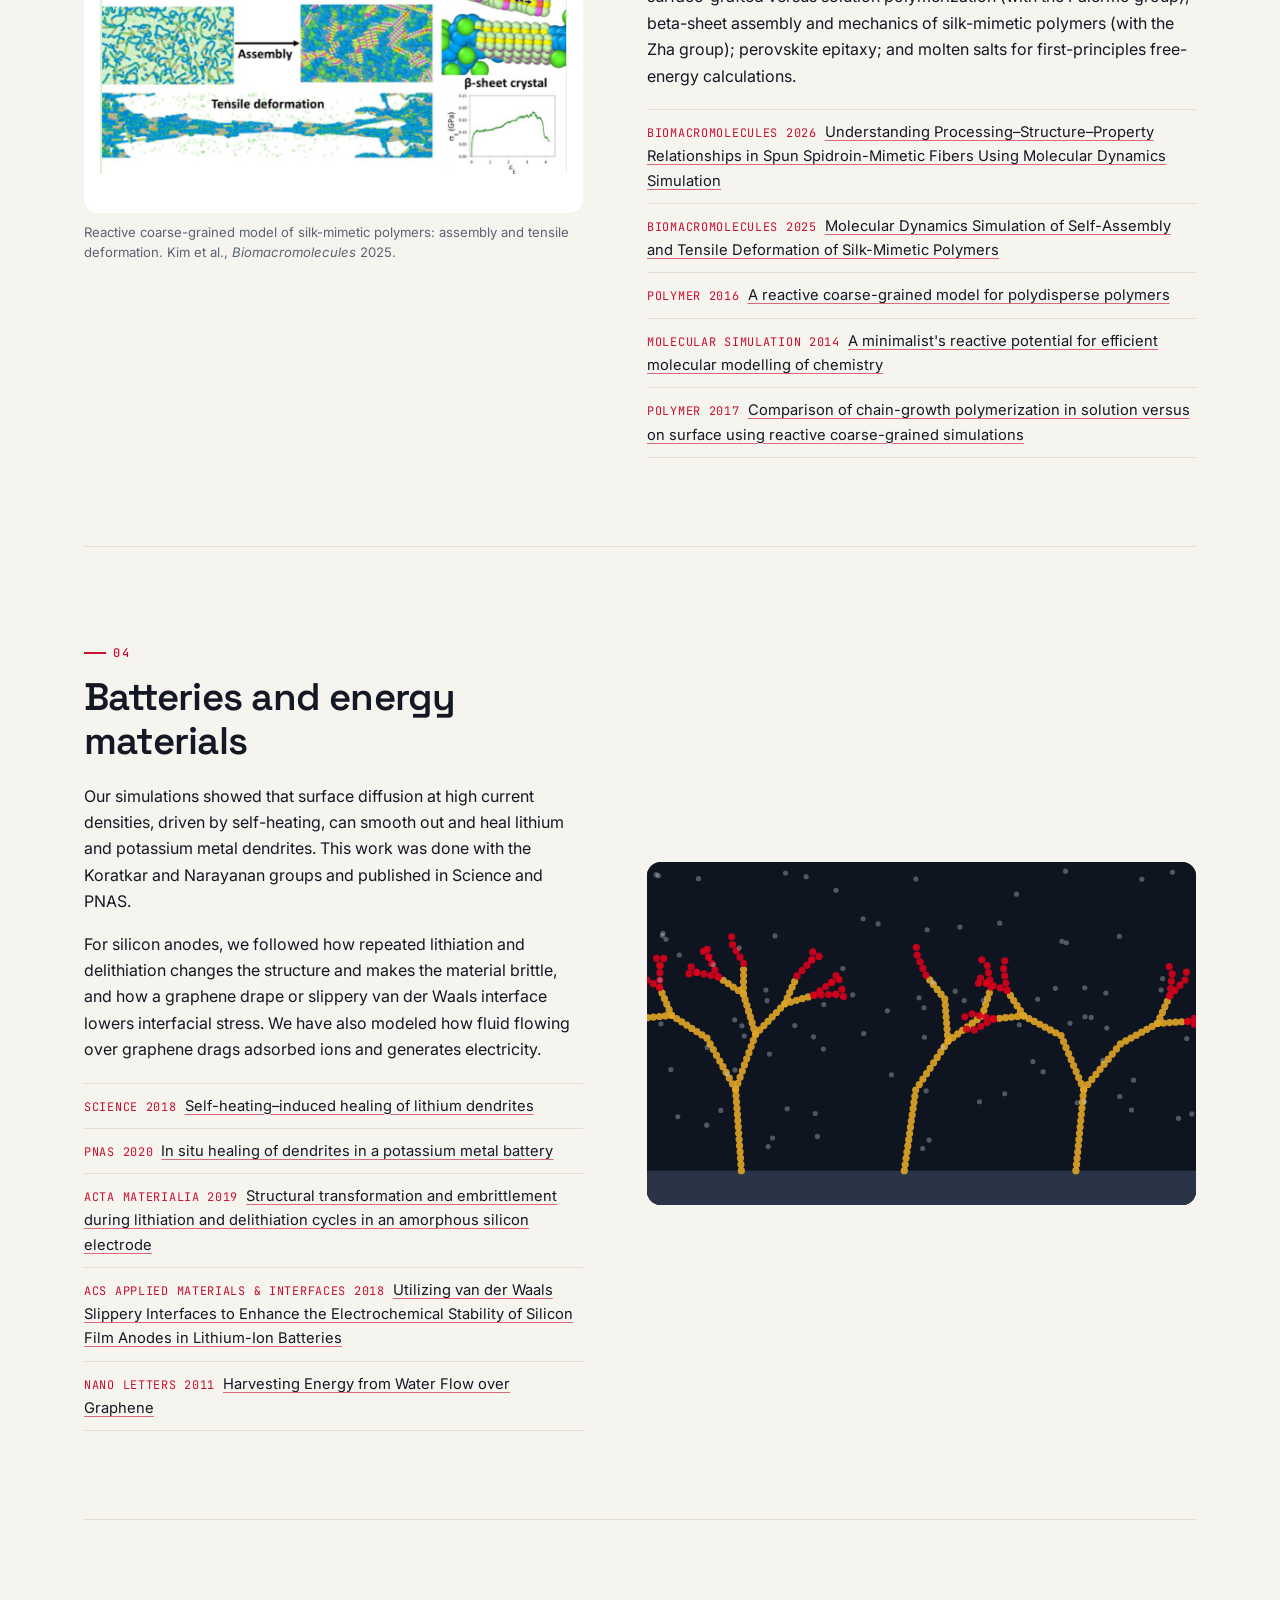
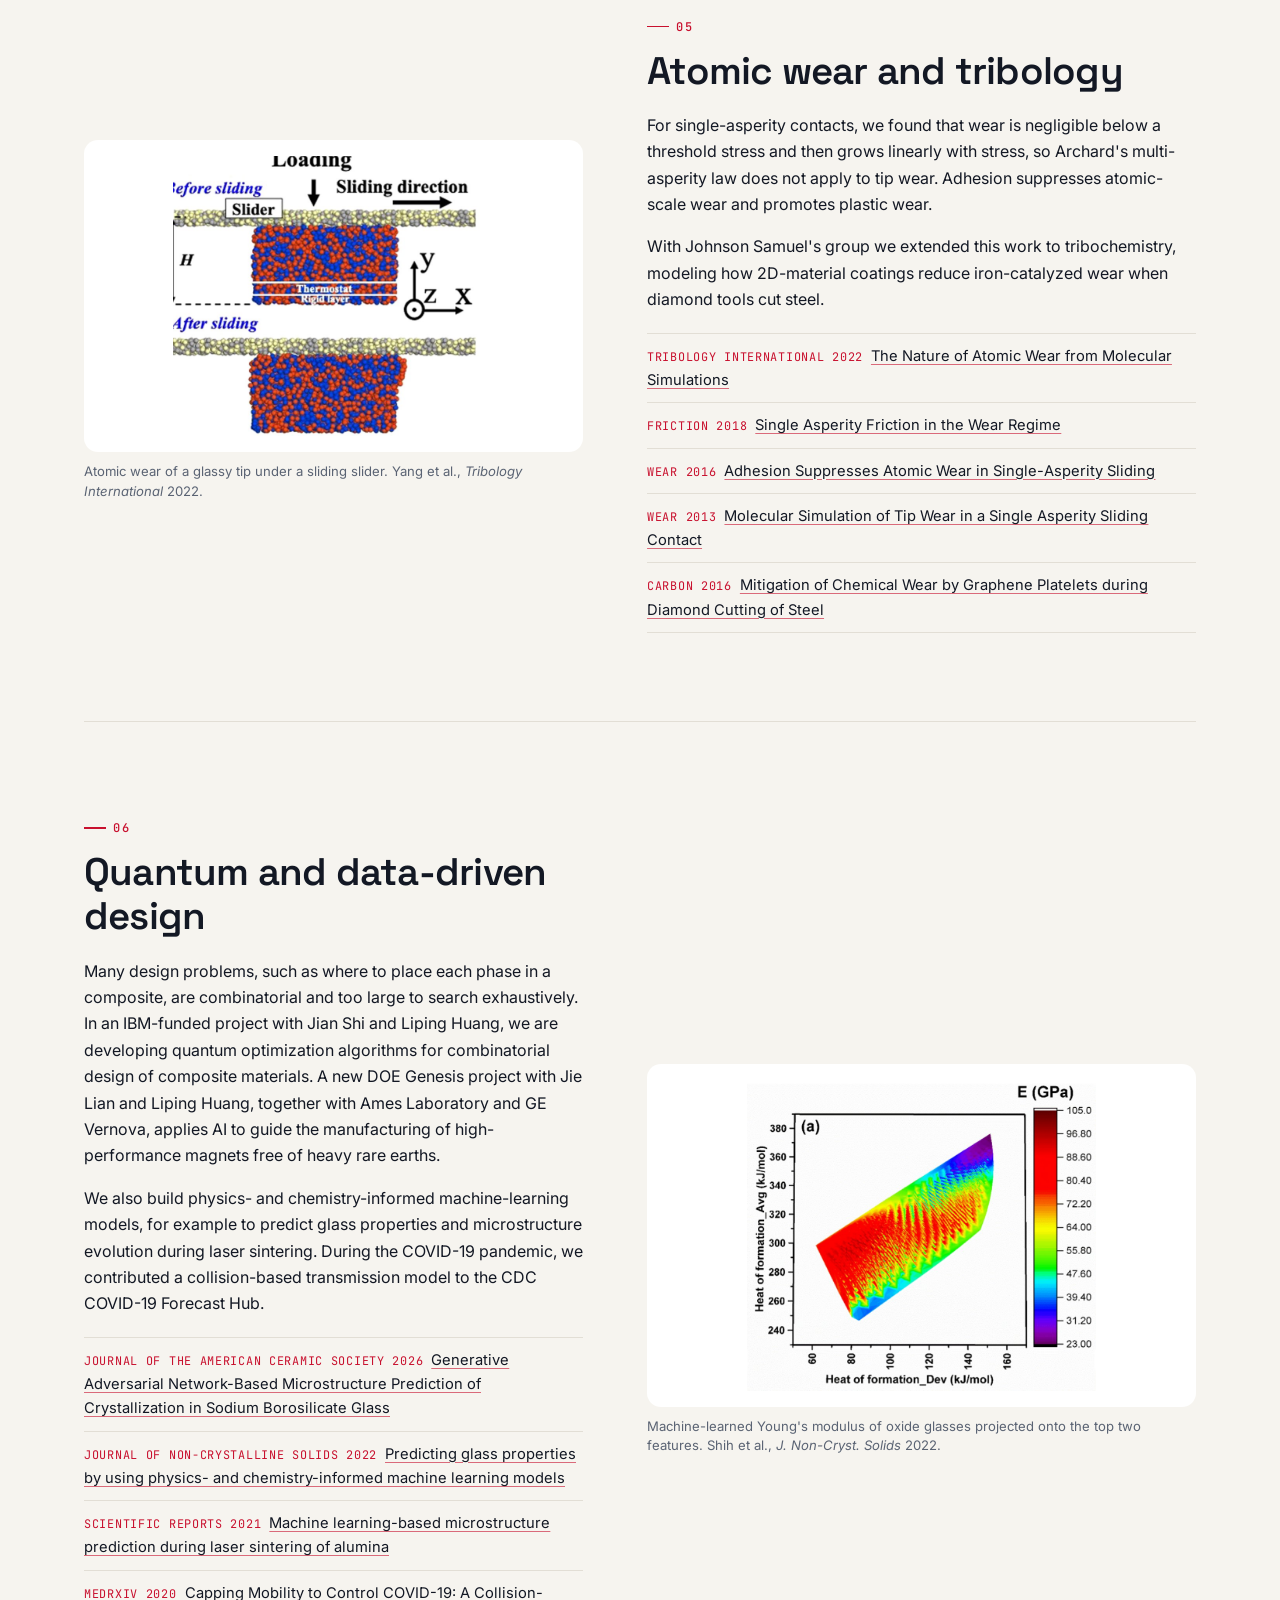
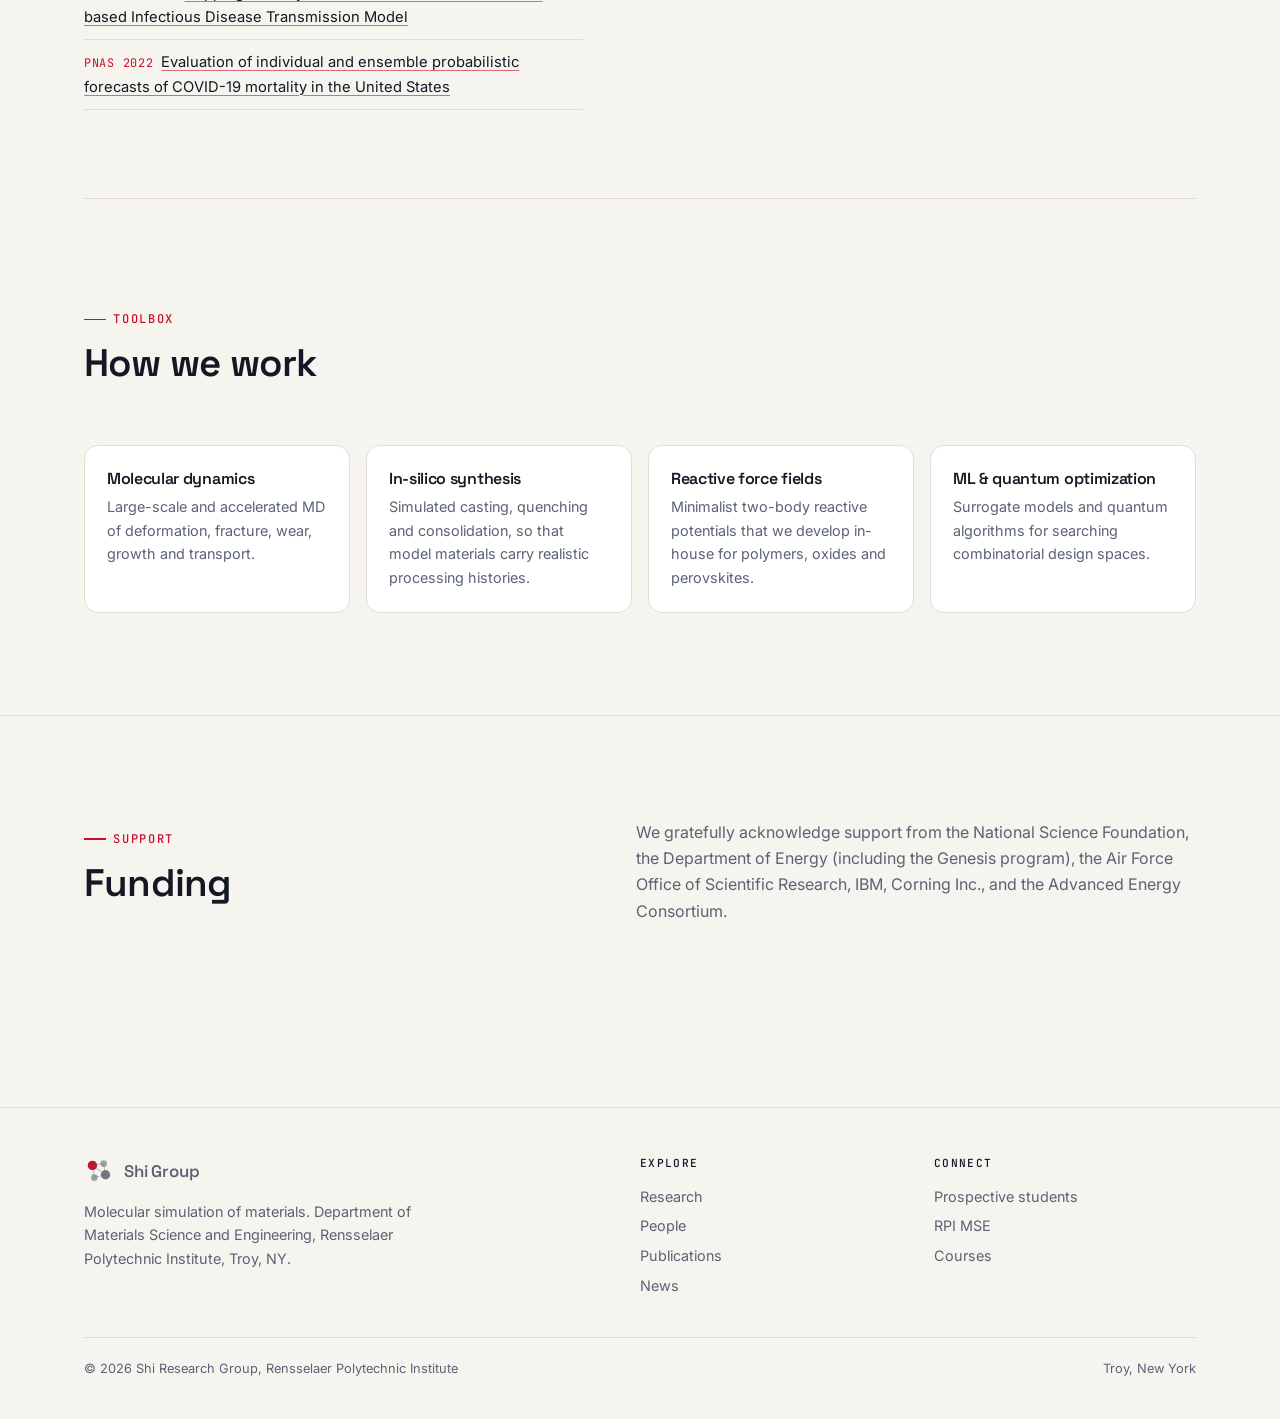
<file: research.html>
<!doctype html>
<html lang="en">
<head>
<meta charset="utf-8">
<meta name="viewport" content="width=device-width, initial-scale=1">
<title>Research · Shi Group</title>
<link rel="icon" href="assets/favicon.svg" type="image/svg+xml">
<link rel="preconnect" href="https://fonts.googleapis.com"><link rel="preconnect" href="https://fonts.gstatic.com" crossorigin>
<link href="https://fonts.googleapis.com/css2?family=Inter:wght@400;500;600&family=JetBrains+Mono:wght@400;500&family=Space+Grotesk:wght@500;600&display=swap" rel="stylesheet">
<link rel="stylesheet" href="assets/style.css">
</head>
<body>
<section class="page-head">
  <div class="wrap">
    <div class="eyebrow">Research</div>
    <h1>Atomic-scale mechanisms, macroscopic consequences</h1>
    <p>Our overarching goal is to use advanced molecular simulation to understand complex materials behavior at the atomic level. We then use that understanding to design new synthesis routes, microstructures and devices.</p>
    <nav class="toc" id="toc"></nav>
  </div>
</section>

<div class="wrap" id="sections"></div>

<section class="section">
  <div class="wrap">
    <div class="section-head"><div><div class="eyebrow">Toolbox</div><h2>How we work</h2></div></div>
    <div class="methods">
      <div class="method reveal"><h4>Molecular dynamics</h4><p>Large-scale and accelerated MD of deformation, fracture, wear, growth and transport.</p></div>
      <div class="method reveal"><h4>In-silico synthesis</h4><p>Simulated casting, quenching and consolidation, so that model materials carry realistic processing histories.</p></div>
      <div class="method reveal"><h4>Reactive force fields</h4><p>Minimalist two-body reactive potentials that we develop in-house for polymers, oxides and perovskites.</p></div>
      <div class="method reveal"><h4>ML &amp; quantum optimization</h4><p>Surrogate models and quantum algorithms for searching combinatorial design spaces.</p></div>
    </div>
  </div>
</section>

<section class="section">
  <div class="wrap">
    <div class="section-head"><div><div class="eyebrow">Support</div><h2>Funding</h2></div>
      <p>We gratefully acknowledge support from the National Science Foundation, the Department of Energy (including the Genesis program), the Air Force Office of Scientific Research, IBM, Corning Inc., and the Advanced Energy Consortium.</p></div>
  </div>
</section>

<script src="data/themes.js"></script>
<script src="data/publications.js"></script>
<script src="assets/site.js"></script>
<script>
  document.getElementById("toc").innerHTML = THEMES.map(t => `<a class="chip" href="#${t.id}">${t.title}</a>`).join("");
  document.getElementById("sections").innerHTML = THEMES.map((t, i) => {
    const refs = t.refs.map(r => PUBLICATIONS.find(p => p.title.toLowerCase().includes(r.toLowerCase()))).filter(Boolean).slice(0, 5);
    return `<article class="rs" id="${t.id}">
      <figure class="rs-fig reveal"><div class="rs-img${t.img.endsWith(".svg") ? "" : " fig"}"><img src="${t.img}" alt="${t.title}" loading="lazy"></div>${t.caption ? `<figcaption>${t.caption}</figcaption>` : ""}</figure>
      <div class="reveal">
        <div class="eyebrow">0${i + 1}</div>
        <h2>${t.title}</h2>
        ${t.body.map(b => `<p>${b}</p>`).join("")}
        ${refs.length ? `<ul class="refs">${refs.map(p => `<li><span>${p.journal} ${p.year}</span><a href="${Site.paperLink(p)}" target="_blank" rel="noopener">${p.title}</a></li>`).join("")}</ul>` : ""}
      </div>
    </article>`;
  }).join("");
  observeReveal();
  if (location.hash) document.querySelector(location.hash)?.scrollIntoView();
</script>
</body>
</html>
</file>
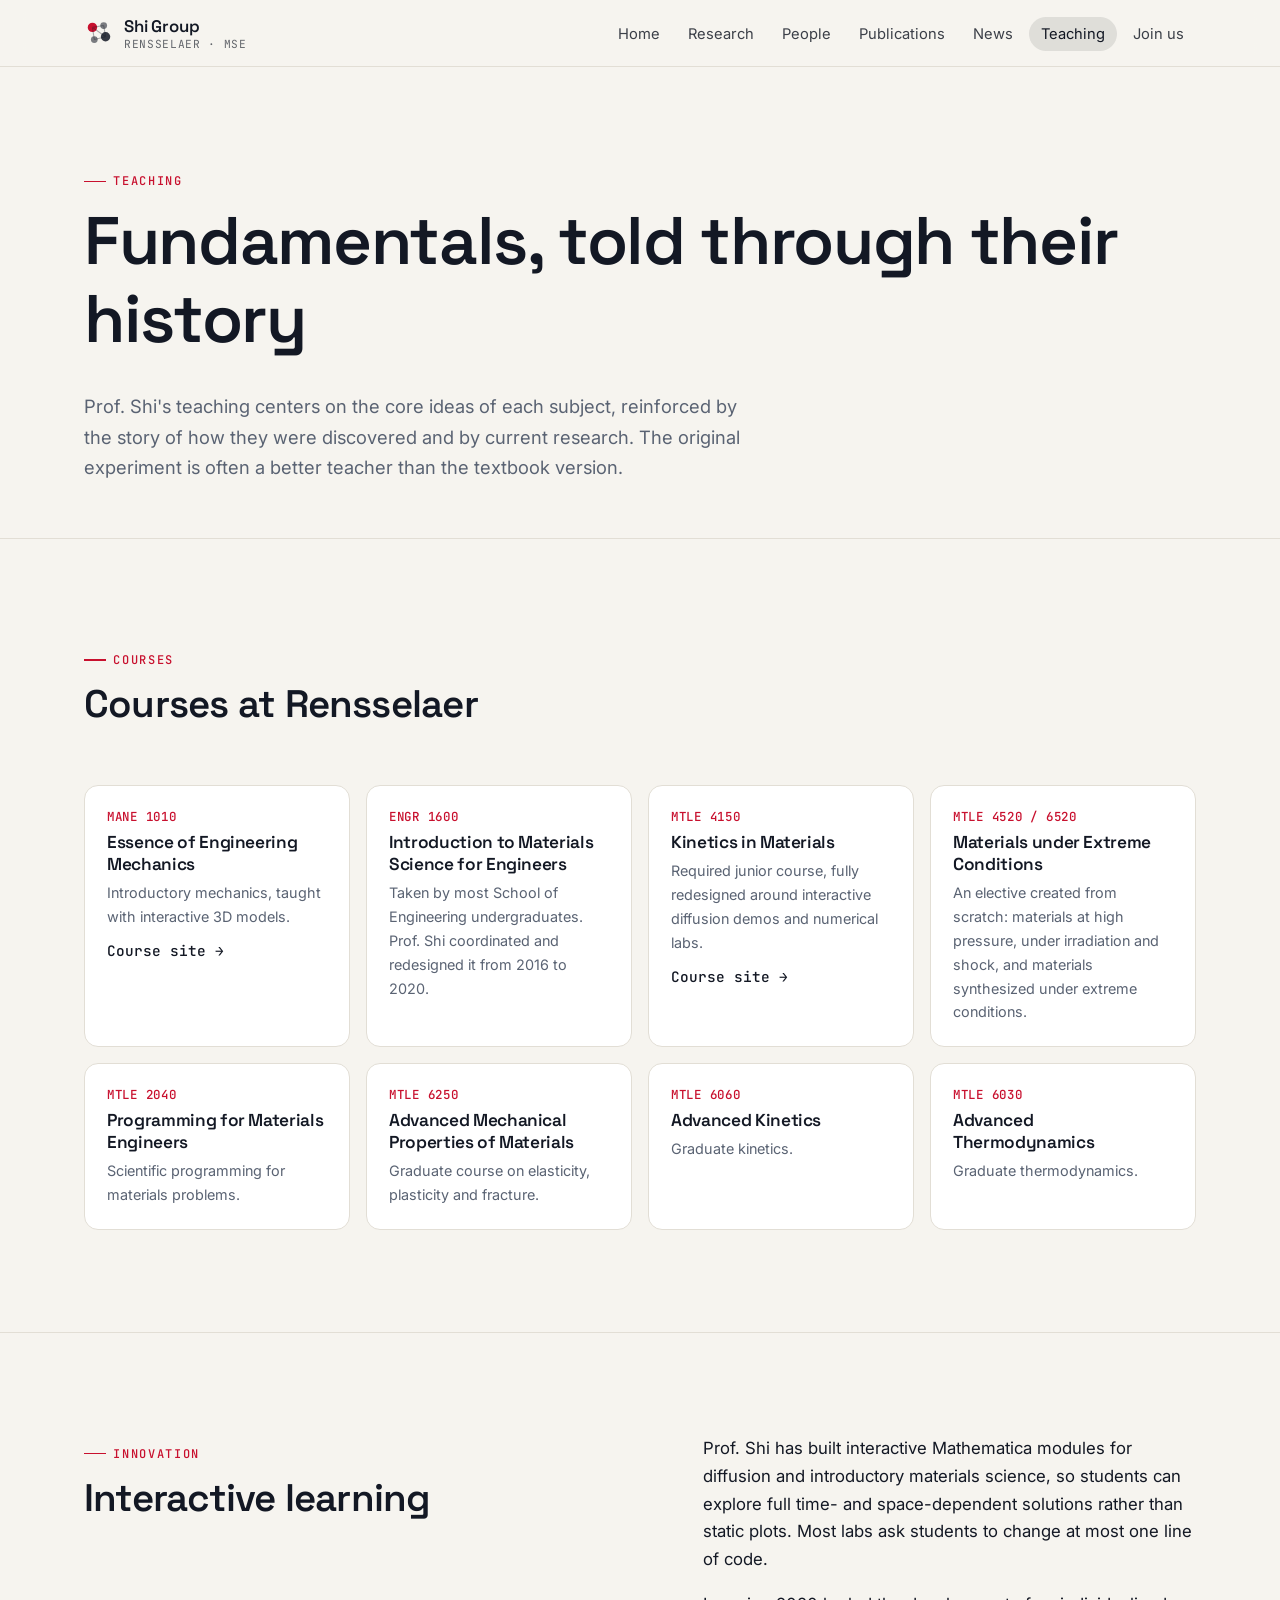
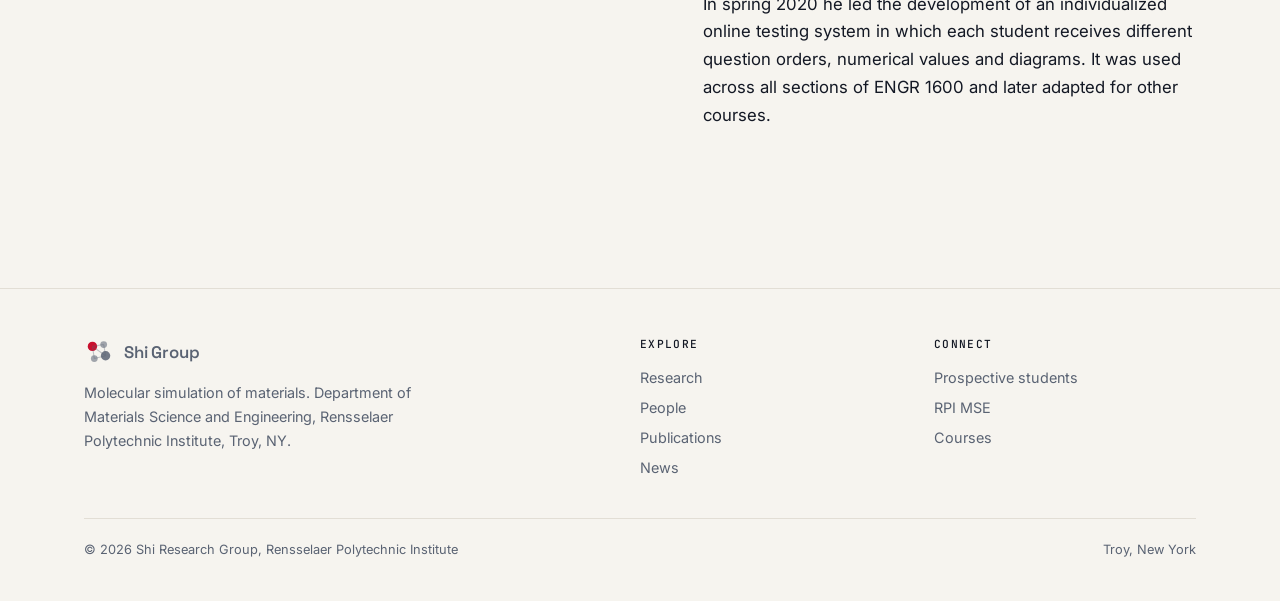
<file: teaching.html>
<!doctype html>
<html lang="en">
<head>
<meta charset="utf-8">
<meta name="viewport" content="width=device-width, initial-scale=1">
<title>Teaching · Shi Group</title>
<link rel="icon" href="assets/favicon.svg" type="image/svg+xml">
<link rel="preconnect" href="https://fonts.googleapis.com"><link rel="preconnect" href="https://fonts.gstatic.com" crossorigin>
<link href="https://fonts.googleapis.com/css2?family=Inter:wght@400;500;600&family=JetBrains+Mono:wght@400;500&family=Space+Grotesk:wght@500;600&display=swap" rel="stylesheet">
<link rel="stylesheet" href="assets/style.css">
</head>
<body>
<section class="page-head">
  <div class="wrap">
    <div class="eyebrow">Teaching</div>
    <h1>Fundamentals, told through their history</h1>
    <p>Prof. Shi's teaching centers on the core ideas of each subject, reinforced by the story of how they were discovered and by current research. The original experiment is often a better teacher than the textbook version.</p>
  </div>
</section>

<section class="section">
  <div class="wrap">
    <div class="section-head"><div><div class="eyebrow">Courses</div><h2>Courses at Rensselaer</h2></div></div>
    <div class="course-list">
      <div class="course reveal"><div class="code">MANE 1010</div><h4>Essence of Engineering Mechanics</h4><p>Introductory mechanics, taught with interactive 3D models.</p><a class="link-arrow" href="https://yunfengshi.github.io/MANE1010/">Course site</a></div>
      <div class="course reveal"><div class="code">ENGR 1600</div><h4>Introduction to Materials Science for Engineers</h4><p>Taken by most School of Engineering undergraduates. Prof. Shi coordinated and redesigned it from 2016 to 2020.</p></div>
      <div class="course reveal"><div class="code">MTLE 4150</div><h4>Kinetics in Materials</h4><p>Required junior course, fully redesigned around interactive diffusion demos and numerical labs.</p><a class="link-arrow" href="https://yunfengshi.github.io/MTLE4150/">Course site</a></div>
      <div class="course reveal"><div class="code">MTLE 4520 / 6520</div><h4>Materials under Extreme Conditions</h4><p>An elective created from scratch: materials at high pressure, under irradiation and shock, and materials synthesized under extreme conditions.</p></div>
      <div class="course reveal"><div class="code">MTLE 2040</div><h4>Programming for Materials Engineers</h4><p>Scientific programming for materials problems.</p></div>
      <div class="course reveal"><div class="code">MTLE 6250</div><h4>Advanced Mechanical Properties of Materials</h4><p>Graduate course on elasticity, plasticity and fracture.</p></div>
      <div class="course reveal"><div class="code">MTLE 6060</div><h4>Advanced Kinetics</h4><p>Graduate kinetics.</p></div>
      <div class="course reveal"><div class="code">MTLE 6030</div><h4>Advanced Thermodynamics</h4><p>Graduate thermodynamics.</p></div>
    </div>
  </div>
</section>

<section class="section">
  <div class="wrap split">
    <div><div class="eyebrow">Innovation</div><h2>Interactive learning</h2></div>
    <div class="prose">
      <p>Prof. Shi has built interactive Mathematica modules for diffusion and introductory materials science, so students can explore full time- and space-dependent solutions rather than static plots. Most labs ask students to change at most one line of code.</p>
      <p>In spring 2020 he led the development of an individualized online testing system in which each student receives different question orders, numerical values and diagrams. It was used across all sections of ENGR 1600 and later adapted for other courses.</p>
    </div>
  </div>
</section>

<script src="assets/site.js"></script>
</body>
</html>
</file>
<file: assets/style.css>
/* ---------- Tokens ---------- */
:root {
  --bg: #f6f4ef;
  --surface: #ffffff;
  --surface-2: #efece5;
  --ink: #131824;
  --muted: #5a6373;
  --line: #e2ded5;
  --accent: #c8102e;
  --accent-soft: #c8102e14;
  --hero: #0b0f17;
  --hero-ink: #eef1f6;
  --radius: 14px;
  --maxw: 1160px;
  --font-display: "Space Grotesk", system-ui, sans-serif;
  --font-body: "Inter", system-ui, -apple-system, "Segoe UI", sans-serif;
  --font-mono: "JetBrains Mono", ui-monospace, monospace;
  color-scheme: light;
}
@media (prefers-color-scheme: dark) {
  :root:not([data-theme="light"]) {
    --bg: #0d1118; --surface: #141a25; --surface-2: #1a2130; --ink: #e8ebf1; --muted: #9aa3b3;
    --line: #252e3e; --accent: #ff4d61; --accent-soft: #ff4d611c; color-scheme: dark;
  }
}
:root[data-theme="dark"] {
  --bg: #0d1118; --surface: #141a25; --surface-2: #1a2130; --ink: #e8ebf1; --muted: #9aa3b3;
  --line: #252e3e; --accent: #ff4d61; --accent-soft: #ff4d611c; color-scheme: dark;
}

/* ---------- Base ---------- */
*, *::before, *::after { box-sizing: border-box; }
html { scroll-behavior: smooth; }
body {
  margin: 0; background: var(--bg); color: var(--ink);
  font: 16px/1.65 var(--font-body); -webkit-font-smoothing: antialiased;
}
img { max-width: 100%; display: block; }
a { color: inherit; text-decoration-color: color-mix(in srgb, var(--accent) 60%, transparent); text-underline-offset: 3px; }
a:hover { color: var(--accent); }
h1, h2, h3, h4 { font-family: var(--font-display); letter-spacing: -0.02em; line-height: 1.15; margin: 0 0 .5em; }
h1 { font-size: clamp(2.3rem, 5.4vw, 4.2rem); font-weight: 600; }
h2 { font-size: clamp(1.7rem, 3.2vw, 2.4rem); font-weight: 600; }
h3 { font-size: 1.25rem; font-weight: 600; }
p { margin: 0 0 1em; }
.wrap { max-width: var(--maxw); margin: 0 auto; padding: 0 24px; }
@media (max-width: 600px) { .wrap { padding: 0 16px; } }
.eyebrow {
  font: 500 .75rem/1 var(--font-mono); text-transform: uppercase; letter-spacing: .14em;
  color: var(--accent); display: inline-flex; align-items: center; gap: .6em; margin-bottom: 1rem;
}
.eyebrow::before { content: ""; width: 22px; height: 1.5px; background: currentColor; }
.muted { color: var(--muted); }
.section { padding: clamp(56px, 8vw, 104px) 0; }
.section + .section { border-top: 1px solid var(--line); }
.section-head { display: flex; justify-content: space-between; align-items: end; gap: 24px; margin-bottom: 40px; flex-wrap: wrap; }
.section-head p { max-width: 560px; color: var(--muted); margin: 0; }
.link-arrow { font: 500 .9rem var(--font-mono); text-decoration: none; white-space: nowrap; }
.link-arrow::after { content: " →"; transition: margin .2s; }
.link-arrow:hover::after { margin-left: 4px; }

/* ---------- Header ---------- */
.site-header {
  position: sticky; top: 0; z-index: 50;
  background: color-mix(in srgb, var(--bg) 82%, transparent);
  backdrop-filter: saturate(160%) blur(12px); -webkit-backdrop-filter: saturate(160%) blur(12px);
  border-bottom: 1px solid var(--line);
}
.site-header.on-hero { background: color-mix(in srgb, var(--hero) 70%, transparent); border-color: #ffffff14; color: var(--hero-ink); }
.nav { display: flex; align-items: center; justify-content: space-between; height: 66px; }
.brand { display: flex; align-items: center; gap: 10px; text-decoration: none; font: 600 1.05rem var(--font-display); letter-spacing: -0.01em; }
.brand-mark { width: 30px; height: 30px; }
.brand small { display: block; font: 400 .7rem var(--font-mono); letter-spacing: .06em; opacity: .65; text-transform: uppercase; }
.nav-links { display: flex; gap: 4px; list-style: none; margin: 0; padding: 0; }
.nav-links a { text-decoration: none; font-size: .92rem; padding: 8px 12px; border-radius: 999px; opacity: .82; }
.nav-links a:hover { opacity: 1; color: inherit; background: color-mix(in srgb, currentColor 8%, transparent); }
.nav-links a[aria-current="page"] { opacity: 1; background: color-mix(in srgb, currentColor 10%, transparent); }
.nav-toggle { display: none; background: none; border: 0; color: inherit; padding: 8px; cursor: pointer; }
.nav-toggle svg { width: 24px; height: 24px; }
@media (max-width: 860px) {
  .nav-toggle { display: block; }
  .nav-links {
    position: absolute; top: 66px; left: 0; right: 0; flex-direction: column; gap: 0; padding: 8px 16px 16px;
    background: var(--bg); color: var(--ink); border-bottom: 1px solid var(--line); display: none;
  }
  .nav-links.open { display: flex; }
  .nav-links a { display: block; padding: 12px; border-radius: 10px; }
}

/* ---------- Hero ---------- */
.hero { position: relative; background: var(--hero); color: var(--hero-ink); overflow: hidden; margin-top: -67px; padding-top: 67px; }
.hero canvas { position: absolute; inset: 0; width: 100%; height: 100%; }
.hero::after { content: ""; position: absolute; inset: 0; pointer-events: none;
  background: linear-gradient(90deg, var(--hero) 0%, #0b0f17d9 38%, #0b0f1740 70%, transparent 100%), linear-gradient(0deg, var(--hero) 0%, transparent 30%); }
.hero-inner { position: relative; z-index: 2; padding: clamp(90px, 14vw, 170px) 0 clamp(70px, 9vw, 110px); max-width: 720px; }
.hero h1 { margin-bottom: .35em; }
.hero h1 em { font-style: normal; color: #ff5a6c; }
.hero .lede { font-size: clamp(1.05rem, 1.6vw, 1.22rem); color: #c3cad6; max-width: 600px; }
.hero .eyebrow { color: #ff5a6c; }
.hero-cta { display: flex; gap: 12px; flex-wrap: wrap; margin-top: 30px; }
.btn {
  display: inline-flex; align-items: center; gap: 8px; padding: 12px 20px; border-radius: 999px;
  font: 500 .95rem var(--font-body); text-decoration: none; border: 1px solid transparent; transition: transform .15s, background .2s;
}
.btn:hover { transform: translateY(-1px); }
.btn-primary { background: var(--accent); color: #fff; }
.btn-primary:hover { color: #fff; background: color-mix(in srgb, var(--accent) 88%, #000); }
.btn-ghost { border-color: #ffffff38; color: var(--hero-ink); }
.btn-ghost:hover { color: #fff; background: #ffffff12; }
.btn-line { border-color: var(--line); background: var(--surface); }
.hero-hint { position: absolute; right: 24px; bottom: 18px; max-width: 460px; text-align: right; line-height: 1.5; z-index: 2; font: .7rem var(--font-mono); color: #8590a3; letter-spacing: .06em; }
@media (max-width: 600px) { .hero-hint { display: none; } }

.stats { position: relative; z-index: 2; display: grid; grid-template-columns: repeat(3, 1fr); border-top: 1px solid #ffffff1a; }
.stat { padding: 26px 0 30px; }
.stat + .stat { padding-left: 24px; border-left: 1px solid #ffffff1a; }
.stat b { display: block; font: 600 clamp(1.6rem, 3vw, 2.3rem)/1 var(--font-display); letter-spacing: -.02em; }
.stat span { font: .72rem var(--font-mono); text-transform: uppercase; letter-spacing: .1em; color: #8f99ab; }
@media (max-width: 700px) { .stat + .stat { padding-left: 14px; } }

/* ---------- Page header (inner pages) ---------- */
.page-head { padding: clamp(56px, 8vw, 96px) 0 clamp(32px, 5vw, 56px); border-bottom: 1px solid var(--line); }
.page-head p { font-size: 1.15rem; color: var(--muted); max-width: 680px; margin: 0; }

/* ---------- Theme cards ---------- */
.themes { display: grid; grid-template-columns: repeat(3, 1fr); gap: 20px; }
@media (max-width: 960px) { .themes { grid-template-columns: repeat(2, 1fr); } }
@media (max-width: 620px) { .themes { grid-template-columns: 1fr; } }
.theme {
  background: var(--surface); border: 1px solid var(--line); border-radius: var(--radius); overflow: hidden;
  text-decoration: none; display: flex; flex-direction: column; transition: transform .2s, box-shadow .2s, border-color .2s;
}
.theme:hover { transform: translateY(-3px); box-shadow: 0 18px 40px -24px #0005; border-color: color-mix(in srgb, var(--accent) 35%, var(--line)); color: inherit; }
.theme-img { aspect-ratio: 16 / 9; overflow: hidden; background: #0f1520; }
.theme-img img { width: 100%; height: 100%; object-fit: cover; transition: transform .6s; }
.theme:hover .theme-img img { transform: scale(1.04); }
.theme-body { padding: 20px 22px 24px; }
.theme-body .num { font: .72rem var(--font-mono); color: var(--accent); letter-spacing: .1em; }
.theme-body h3 { margin: 6px 0 8px; }
.theme-body p { color: var(--muted); font-size: .95rem; margin: 0; }

/* ---------- Featured papers ---------- */
.papers { display: grid; grid-template-columns: repeat(3, 1fr); gap: 16px; }
@media (max-width: 960px) { .papers { grid-template-columns: repeat(2, 1fr); } }
@media (max-width: 640px) { .papers { grid-template-columns: 1fr; } }
.paper-card {
  display: grid; grid-template-columns: 64px 1fr; gap: 14px; padding: 22px; border-radius: var(--radius);
  background: var(--surface); border: 1px solid var(--line); text-decoration: none;
}
.paper-card:hover { border-color: color-mix(in srgb, var(--accent) 40%, var(--line)); color: inherit; }
.paper-card .yr { font: 600 1.5rem/1 var(--font-display); color: var(--muted); }
.paper-card .jr { font: 500 .74rem var(--font-mono); text-transform: uppercase; letter-spacing: .08em; color: var(--accent); margin-bottom: 6px; }
.paper-card h4 { font: 600 1.05rem/1.35 var(--font-display); margin: 0; letter-spacing: -.01em; }

/* ---------- News ---------- */
.news-list { list-style: none; margin: 0; padding: 0; }
.news-item { display: grid; grid-template-columns: 120px 90px 1fr; gap: 16px; padding: 18px 0; border-bottom: 1px solid var(--line); align-items: baseline; }
.news-item:first-child { border-top: 1px solid var(--line); }
.news-date { font: .82rem var(--font-mono); color: var(--muted); }
.tag { display: inline-block; font: 500 .68rem/1 var(--font-mono); text-transform: uppercase; letter-spacing: .08em;
  padding: 5px 8px; border-radius: 6px; background: var(--accent-soft); color: var(--accent); justify-self: start; }
.tag.People { background: #3b6ea81f; color: #3b6ea8; }
.tag.Grant { background: #e0a52624; color: #a8740a; }
.tag.Talk { background: #4b8a6a1f; color: #3d7a5a; }
@media (prefers-color-scheme: dark) { :root:not([data-theme="light"]) .tag.People { color: #8db4e6; } :root:not([data-theme="light"]) .tag.Grant { color: #f0c062; } :root:not([data-theme="light"]) .tag.Talk { color: #7fcca4; } }
:root[data-theme="dark"] .tag.People { color: #8db4e6; } :root[data-theme="dark"] .tag.Grant { color: #f0c062; } :root[data-theme="dark"] .tag.Talk { color: #7fcca4; }
@media (max-width: 640px) {
  .news-item { grid-template-columns: auto 1fr; gap: 6px 12px; }
  .news-item .news-text { grid-column: 1 / -1; }
}

/* ---------- Split / CTA ---------- */
.split { display: grid; grid-template-columns: 1.1fr 1fr; gap: clamp(28px, 6vw, 80px); align-items: start; }
@media (max-width: 860px) { .split { grid-template-columns: 1fr; } }
.cta-band { background: var(--hero); color: var(--hero-ink); border-radius: 22px; padding: clamp(32px, 6vw, 64px); position: relative; overflow: hidden; }
.cta-band p { color: #c3cad6; max-width: 560px; }
.cta-band .eyebrow { color: #ff5a6c; }
.cta-band::before { content: ""; position: absolute; right: -60px; top: -60px; width: 320px; height: 320px; border-radius: 50%;
  background: radial-gradient(circle, #c8102e55, transparent 65%); }

/* ---------- Research page ---------- */
.rs { display: grid; grid-template-columns: 1fr 1.1fr; gap: clamp(28px, 5vw, 64px); align-items: center; padding: clamp(48px, 7vw, 88px) 0; border-bottom: 1px solid var(--line); scroll-margin-top: 80px; }
.rs:nth-of-type(even) .rs-fig { order: 2; }
.rs-img { border-radius: var(--radius); overflow: hidden; aspect-ratio: 16 / 10; background: #0f1520; }
.rs-img img { width: 100%; height: 100%; object-fit: cover; }
.rs-img figcaption { display: none; }
.rs ul.refs { list-style: none; padding: 0; margin: 20px 0 0; border-top: 1px solid var(--line); }
.rs ul.refs li { padding: 10px 0; border-bottom: 1px solid var(--line); font-size: .92rem; }
.rs ul.refs li span { font: .74rem var(--font-mono); color: var(--accent); text-transform: uppercase; letter-spacing: .06em; margin-right: 8px; }
@media (max-width: 860px) { .rs { grid-template-columns: 1fr; } .rs:nth-of-type(even) .rs-fig { order: 0; } }
.toc { display: flex; flex-wrap: wrap; gap: 8px; margin-top: 28px; }
.chip {
  font: 500 .82rem var(--font-body); padding: 8px 14px; border-radius: 999px; border: 1px solid var(--line);
  background: var(--surface); color: var(--ink); text-decoration: none; cursor: pointer;
}
.chip:hover { border-color: var(--accent); color: var(--accent); }
.chip[aria-pressed="true"] { background: var(--ink); color: var(--bg); border-color: var(--ink); }
.methods { display: grid; grid-template-columns: repeat(4, 1fr); gap: 16px; }
@media (max-width: 860px) { .methods { grid-template-columns: 1fr 1fr; } }
@media (max-width: 480px) { .methods { grid-template-columns: 1fr; } }
.method { padding: 22px; background: var(--surface); border: 1px solid var(--line); border-radius: var(--radius); }
.method h4 { font: 600 1rem var(--font-display); margin: 0 0 6px; }
.method p { font-size: .9rem; color: var(--muted); margin: 0; }

/* ---------- People ---------- */
.pi { display: grid; grid-template-columns: 280px 1fr; gap: clamp(28px, 5vw, 56px); }
@media (max-width: 760px) { .pi { grid-template-columns: 1fr; } }
.avatar {
  aspect-ratio: 1; border-radius: var(--radius); overflow: hidden; display: grid; place-items: center;
  background: linear-gradient(135deg, #1b2434, #0b0f17); color: #fff; font: 600 2.4rem var(--font-display); letter-spacing: -.02em;
}
.avatar img { width: 100%; height: 100%; object-fit: cover; }
.pi .avatar { max-width: 280px; font-size: 4rem; }
.pi-meta { list-style: none; padding: 0; margin: 20px 0 0; font-size: .92rem; }
.pi-meta li { padding: 8px 0; border-bottom: 1px solid var(--line); display: flex; justify-content: space-between; gap: 12px; }
.pi-meta li span:first-child { color: var(--muted); }
.members { display: grid; grid-template-columns: repeat(auto-fill, minmax(220px, 1fr)); gap: 20px; }
.member { background: var(--surface); border: 1px solid var(--line); border-radius: var(--radius); padding: 20px 22px 22px; }
.member .avatar { font-size: 2.2rem; margin-bottom: 14px; }
.member h4 { font: 600 1.05rem var(--font-display); margin: 0; }
.member .role { font-size: .88rem; color: var(--muted); }
.member .topic { font-size: .85rem; margin-top: 8px; }
.member .since { font: .7rem var(--font-mono); color: var(--accent); text-transform: uppercase; letter-spacing: .08em; margin-top: 8px; }
.member.join { display: flex; flex-direction: column; justify-content: center; border-style: dashed; background: transparent; text-decoration: none; min-height: 0; text-align: center; }
.member.join:hover { border-color: var(--accent); color: var(--accent); }
.alumni { width: 100%; border-collapse: collapse; font-size: .92rem; }
.alumni th { text-align: left; font: 500 .7rem var(--font-mono); text-transform: uppercase; letter-spacing: .1em; color: var(--muted); padding: 10px 12px 10px 0; border-bottom: 1px solid var(--line); }
.alumni td { padding: 14px 12px 14px 0; border-bottom: 1px solid var(--line); vertical-align: top; }
.alumni td.name { font-weight: 600; white-space: nowrap; }
.alumni td .thesis { color: var(--muted); font-size: .86rem; }
@media (max-width: 760px) {
  .alumni thead { display: none; }
  .alumni tr { display: block; padding: 14px 0; border-bottom: 1px solid var(--line); }
  .alumni td { display: block; border: 0; padding: 2px 0; }
}
.ug { columns: 2; column-gap: 40px; list-style: none; padding: 0; margin: 0; font-size: .92rem; }
.ug li { break-inside: avoid; padding: 8px 0; border-bottom: 1px solid var(--line); display: flex; justify-content: space-between; gap: 12px; }
.ug li span { color: var(--muted); text-align: right; }
@media (max-width: 640px) { .ug { columns: 1; } }

/* ---------- Publications ---------- */
.pub-tools { display: flex; flex-wrap: wrap; gap: 12px; align-items: center; margin-bottom: 12px; }
.search {
  flex: 1 1 260px; display: flex; align-items: center; gap: 8px; padding: 10px 16px; border-radius: 999px;
  border: 1px solid var(--line); background: var(--surface);
}
.search input { border: 0; outline: 0; background: transparent; color: var(--ink); font: inherit; width: 100%; }
.search:focus-within { border-color: var(--accent); }
.pub-count { font: .8rem var(--font-mono); color: var(--muted); }
.pub-year { display: grid; grid-template-columns: 110px 1fr; gap: 24px; padding: 26px 0; border-bottom: 1px solid var(--line); }
.pub-year > h3 { font: 600 1.6rem var(--font-display); color: var(--muted); position: sticky; top: 84px; align-self: start; margin: 0; }
@media (max-width: 700px) { .pub-year { grid-template-columns: 1fr; gap: 8px; } .pub-year > h3 { position: static; } }
.pub { padding: 12px 0 14px; }
.pub + .pub { border-top: 1px dashed var(--line); }
.pub-title { font: 600 1.02rem/1.4 var(--font-display); letter-spacing: -.005em; }
.pub-title a { text-decoration: none; }
.pub-authors { font-size: .88rem; color: var(--muted); margin: 4px 0; }
.pub-authors b { color: var(--ink); font-weight: 600; }
.pub-venue { font-size: .88rem; }
.pub-venue i { font-style: italic; }
.badge { display: inline-block; font: 500 .66rem/1 var(--font-mono); text-transform: uppercase; letter-spacing: .08em; padding: 4px 7px; border-radius: 5px; margin-left: 8px; vertical-align: 2px; }
.badge.hl { background: var(--accent); color: #fff; }
.badge.soft { background: var(--surface-2); color: var(--muted); }
.pub-links a { font: .78rem var(--font-mono); margin-right: 12px; }

/* ---------- Teaching / join ---------- */
.course-list { display: grid; grid-template-columns: repeat(auto-fill, minmax(260px, 1fr)); gap: 16px; }
.course { padding: 22px; background: var(--surface); border: 1px solid var(--line); border-radius: var(--radius); }
.course .code { font: 500 .78rem var(--font-mono); color: var(--accent); letter-spacing: .06em; }
.course h4 { font: 600 1.08rem var(--font-display); margin: 6px 0 6px; }
.course p { color: var(--muted); font-size: .9rem; margin: 0; }
.course .link-arrow { display: inline-block; margin-top: 12px; }
.prose { max-width: 720px; }
.prose p, .prose li { font-size: 1.05rem; }
.contact-card { padding: 28px; background: var(--surface); border: 1px solid var(--line); border-radius: var(--radius); }
.contact-card dl { margin: 0; display: grid; grid-template-columns: auto 1fr; gap: 10px 20px; font-size: .95rem; }
.contact-card dt { color: var(--muted); font: .74rem var(--font-mono); text-transform: uppercase; letter-spacing: .08em; padding-top: 3px; }
.contact-card dd { margin: 0; }
.todo { background: #e0a52633; padding: 1px 6px; border-radius: 4px; font-size: .85em; }

/* ---------- Footer ---------- */
.site-footer { border-top: 1px solid var(--line); padding: 48px 0 40px; margin-top: 40px; font-size: .9rem; color: var(--muted); }
.footer-grid { display: grid; grid-template-columns: 2fr 1fr 1fr; gap: 32px; }
.footer-grid h5 { font: 500 .7rem var(--font-mono); text-transform: uppercase; letter-spacing: .12em; margin: 0 0 12px; color: var(--ink); }
.footer-grid ul { list-style: none; margin: 0; padding: 0; }
.footer-grid li { padding: 3px 0; }
.footer-grid a { text-decoration: none; }
.footer-bottom { margin-top: 36px; padding-top: 20px; border-top: 1px solid var(--line); display: flex; justify-content: space-between; flex-wrap: wrap; gap: 12px; font-size: .8rem; }
@media (max-width: 700px) { .footer-grid { grid-template-columns: 1fr 1fr; } .footer-grid > div:first-child { grid-column: 1 / -1; } }

/* ---------- Reveal ---------- */
.reveal { opacity: 0; transform: translateY(14px); transition: opacity .7s ease, transform .7s ease; }
.reveal.in { opacity: 1; transform: none; }
@media (prefers-reduced-motion: reduce) { .reveal { opacity: 1; transform: none; transition: none; } html { scroll-behavior: auto; } }
@media (max-width: 700px) {
  .hero::after { background: linear-gradient(180deg, #0b0f17cc 0%, #0b0f17e6 60%, var(--hero) 100%); }
}

/* ---------- Real figures (white backgrounds) ---------- */
.theme-img.fig, .rs-img.fig { background: #fff; }
.theme-img.fig img { object-fit: contain; padding: 10px; }
.rs-img.fig img { object-fit: contain; padding: 16px; }
.rs-fig { margin: 0; }
.rs-fig figcaption { font-size: .82rem; color: var(--muted); margin-top: 10px; line-height: 1.5; }
.paper-card.has-img { grid-template-columns: 1fr; gap: 0; padding: 0; overflow: hidden; }
.paper-card .thumb { height: 170px; background: #fff; border-bottom: 1px solid var(--line); display: flex; align-items: center; justify-content: center; padding: 12px; }
.paper-card .thumb img { max-width: 100%; max-height: 100%; object-fit: contain; }
.paper-card .pc-body { display: grid; grid-template-columns: 64px 1fr; gap: 18px; padding: 20px 22px 22px; }
.group-photo { margin: 0 auto; max-width: 820px; }
.group-photo img { width: 100%; border-radius: var(--radius); }
.group-photo figcaption { font: .74rem var(--font-mono); text-transform: uppercase; letter-spacing: .1em; color: var(--muted); margin-top: 10px; }
.paper-card.has-img { align-content: start; }
.hero-ctrl { position: absolute; z-index: 3; right: 24px; top: 92px; width: 250px; padding: 12px 14px; border-radius: 12px;
  background: #0b0f17cc; border: 1px solid #ffffff1f; color: #c3cad6; backdrop-filter: blur(6px); -webkit-backdrop-filter: blur(6px); }
.hero-ctrl label { display: flex; justify-content: space-between; font: 500 .78rem var(--font-mono); letter-spacing: .04em; margin-bottom: 6px; }
.hero-ctrl output { color: #fff; }
.hero-ctrl input[type=range] { width: 100%; accent-color: #ff5a6c; margin: 0; }
.hero-ctrl small { display: block; font: .68rem var(--font-mono); color: #8590a3; margin-top: 4px; }
@media (max-width: 600px) { .hero-ctrl { position: relative; top: auto; right: auto; width: auto; margin: 0 16px 20px; } }
.hero-ctrl .ctrl-ends { display: flex; justify-content: space-between; line-height: 1.35; font: .66rem var(--font-mono); color: #8590a3; margin-top: 4px; }
.hero-ctrl .ctrl-more { display: inline-block; margin-top: 12px; font: 500 .74rem var(--font-mono); color: #ff8a96; text-decoration: none; }
.hero-ctrl .ctrl-more:hover { color: #fff; }
.param-table { width: 100%; border-collapse: collapse; font-size: .95rem; margin: 8px 0 24px; }
.param-table th, .param-table td { text-align: left; padding: 12px 14px 12px 0; border-bottom: 1px solid var(--line); }
.param-table th { font: 500 .7rem var(--font-mono); text-transform: uppercase; letter-spacing: .1em; color: var(--muted); }
.param-table td:first-child { font-weight: 600; }
.limits { display: grid; grid-template-columns: 1fr 1fr; gap: 20px; margin: 24px 0; }
@media (max-width: 700px) { .limits { grid-template-columns: 1fr; } }
.limit { background: var(--surface); border: 1px solid var(--line); border-radius: var(--radius); padding: 20px; }
.limit svg { width: 100%; height: auto; display: block; margin-bottom: 12px; background: #0b0f17; border-radius: 10px; }
.limit h4 { font: 600 1.05rem var(--font-display); margin: 0 0 6px; }
.limit p { font-size: .92rem; color: var(--muted); margin: 0; }
.eq { font: 1rem var(--font-mono); background: var(--surface-2); padding: 14px 16px; border-radius: 10px; overflow-x: auto; }
.reflist { padding-left: 20px; }
.reflist li { margin-bottom: 10px; }
</file>
